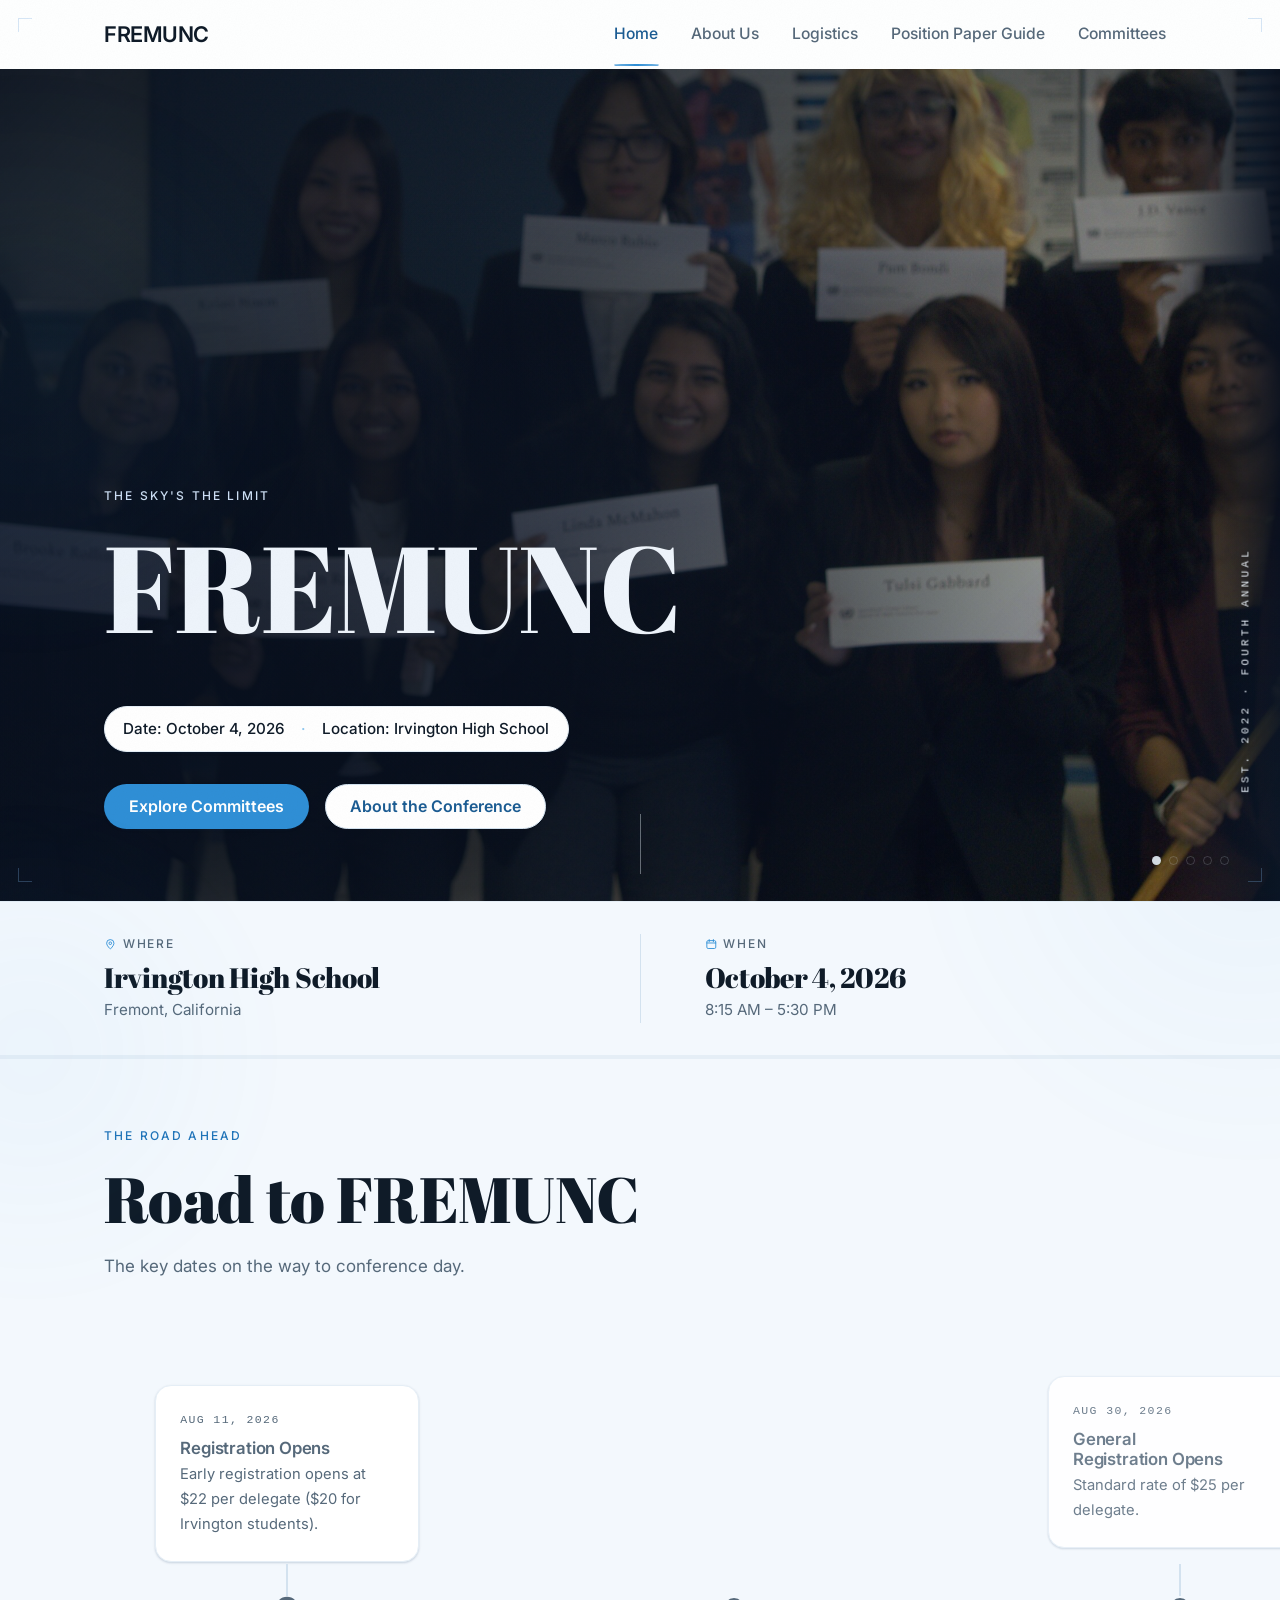
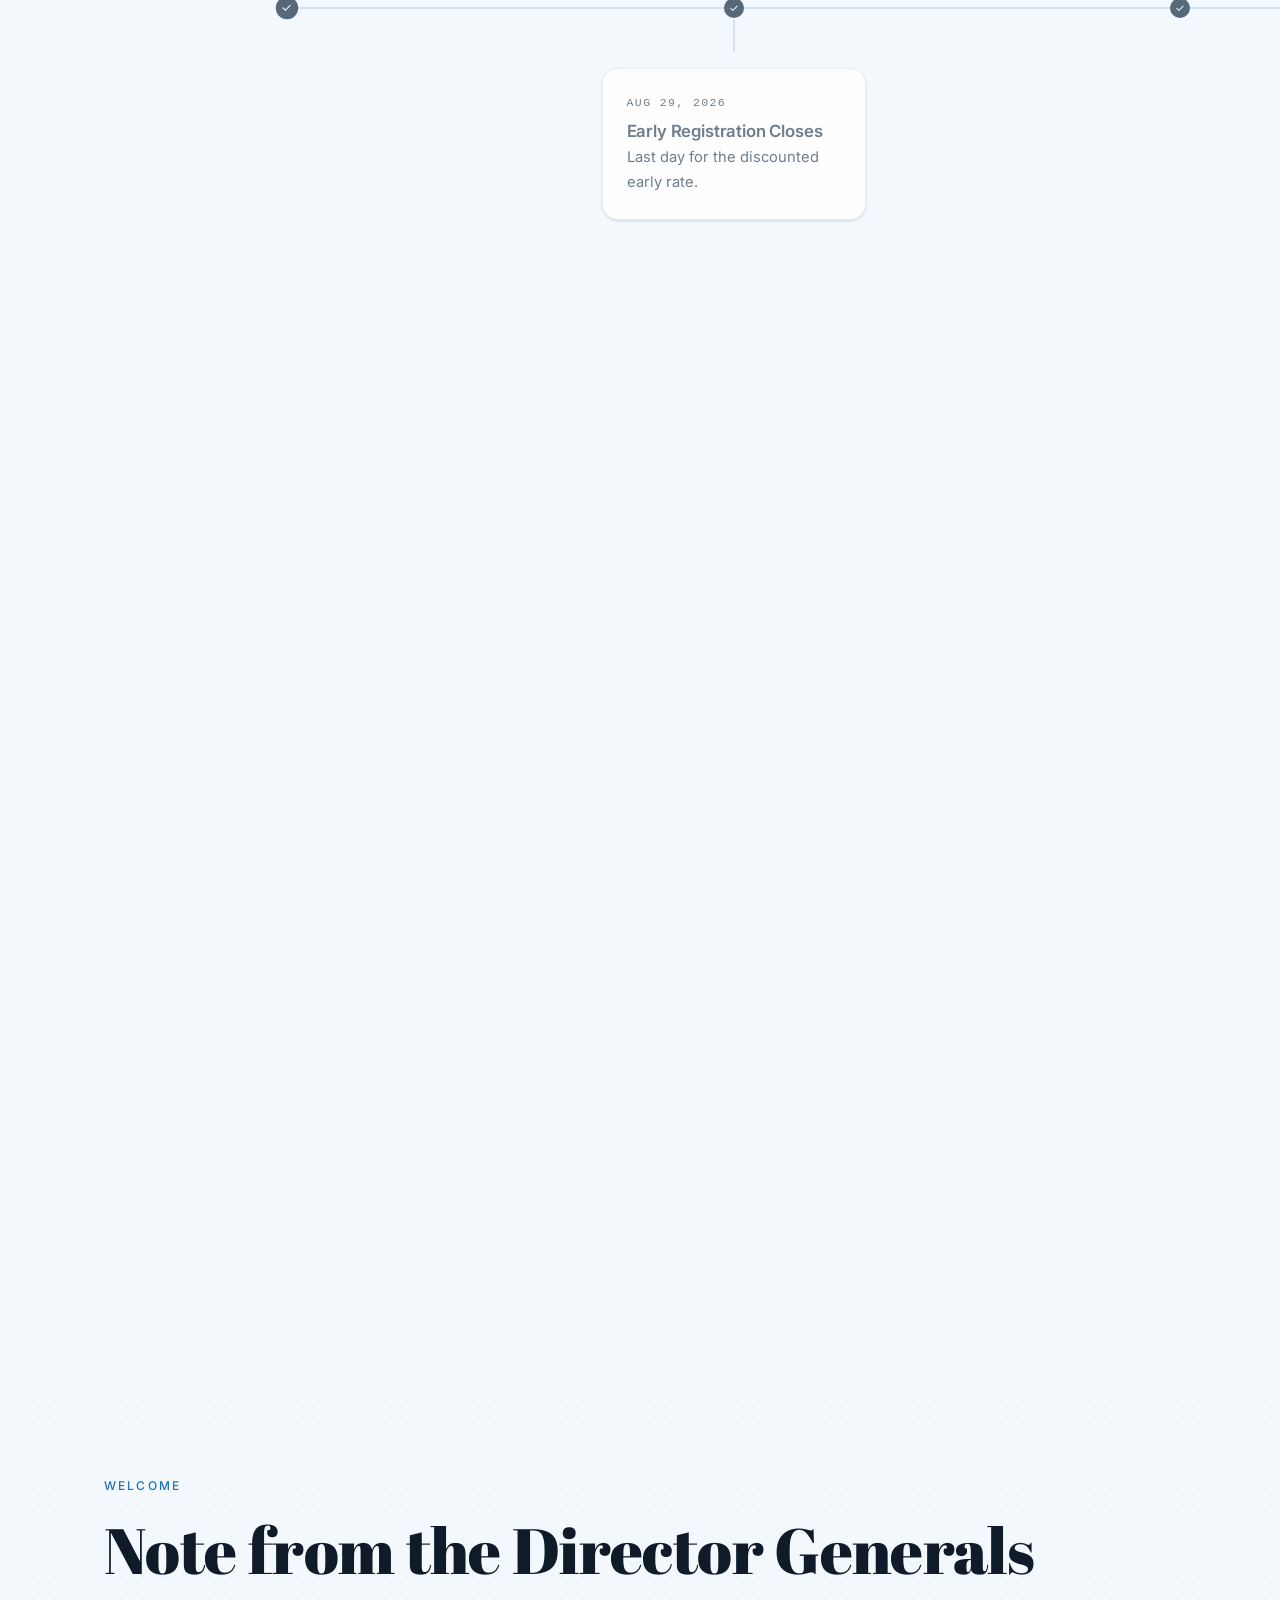
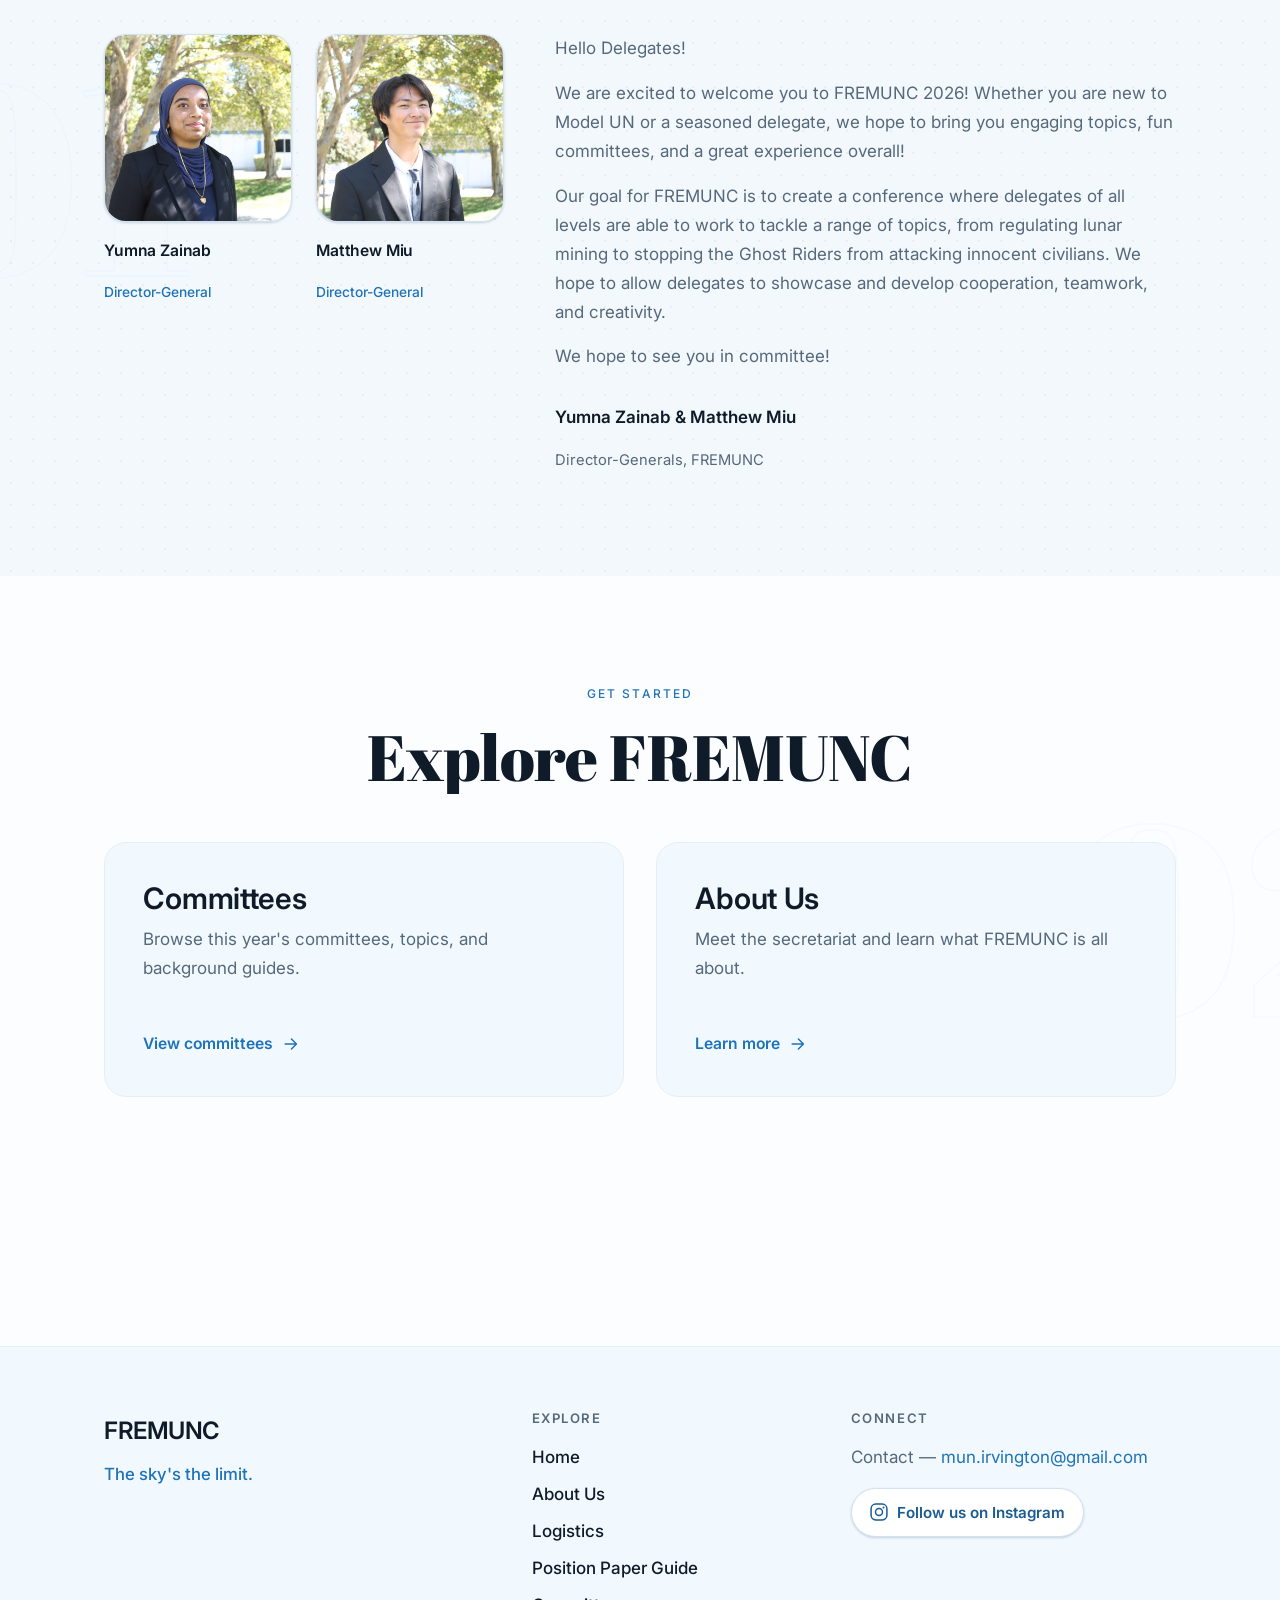
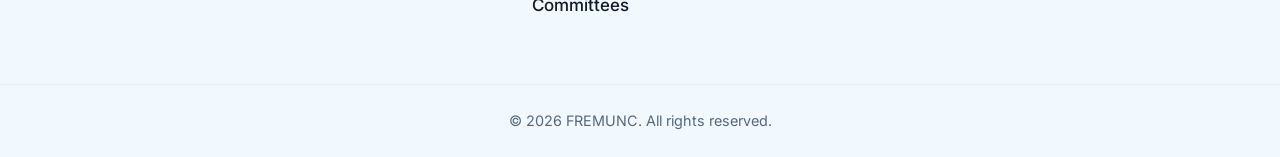
<file: index.html>
<!DOCTYPE html>
<html lang="en">
<head>
  <meta charset="UTF-8">
  <meta name="viewport" content="width=device-width, initial-scale=1.0">
  <title>FREMUNC — Home</title>
  <meta name="description" content="FREMUNC — the fourth annual Model United Nations conference. The sky's the limit.">

  <!-- Fonts: Abril Fatface (display) + Inter (body) -->
  <link rel="preconnect" href="https://fonts.googleapis.com">
  <link rel="preconnect" href="https://fonts.gstatic.com" crossorigin>
  <link href="https://fonts.googleapis.com/css2?family=Abril+Fatface&family=Inter:wght@400;500;600&display=swap" rel="stylesheet">

  <link rel="stylesheet" href="css/styles.css?v=59">

  <!-- Progressive-enhancement flag: set before paint so scroll-reveal
       elements start hidden without a flash. -->
  <script>document.documentElement.classList.add('has-js');</script>
  <script src="js/main.js?v=59" defer></script>
</head>
<body>

  <!-- ============================ HEADER ============================ -->
  <header class="site-header" id="siteHeader">
    <div class="container header-inner">
      <a class="brand" href="index.html" aria-label="FREMUNC — home">
        <!-- Swap this text lockup for your logo when ready:
             <img src="assets/logo.png" alt="FREMUNC" class="brand-logo"> -->
        <span class="brand-lockup">FREMUNC</span>
      </a>

      <nav class="nav-desktop" aria-label="Primary">
        <a href="index.html" class="active" aria-current="page">Home</a>
        <a href="about.html">About Us</a>
        <a href="logistics.html">Logistics</a>
        <a href="position-paper-guide.html">Position Paper Guide</a>
        <a href="committees.html">Committees</a>
      </nav>

      <button class="nav-toggle" id="navToggle" aria-label="Open menu"
              aria-expanded="false" aria-controls="mobileMenu">
        <span class="nav-toggle-bar"></span>
        <span class="nav-toggle-bar"></span>
        <span class="nav-toggle-bar"></span>
      </button>
    </div>
  </header>

  <!-- Full-screen mobile overlay menu -->
  <div class="mobile-menu" id="mobileMenu" aria-hidden="true">
    <nav class="mobile-nav" aria-label="Mobile">
      <a href="index.html" class="active" aria-current="page">Home</a>
      <a href="about.html">About Us</a>
      <a href="logistics.html">Logistics</a>
      <a href="position-paper-guide.html">Position Paper Guide</a>
      <a href="committees.html">Committees</a>
    </nav>
  </div>

  <!-- ============================= MAIN ============================= -->
  <main>

    <!-- ============================= HERO ============================= -->
    <section class="hero" id="hero">

      <!-- PHOTO SLIDESHOW — slides are built by initHeroSlideshow() in
           main.js from the HERO_SLIDESHOW config at the top of that file.
           To add/remove a photo, edit that one array and nothing else.
           If assets/photos/ is missing or every image fails to load, the
           hero falls back to a plain dusk-to-pale gradient (.hero--nophotos). -->
      <div class="hero-photos" data-hero-photos aria-hidden="true"></div>

      <!-- Legibility stack, in order, all beneath the copy:
           1. scrim  — dusk gradient, strong top-left -> clear bottom-right
           2. veil   — soft dark radial sitting behind the text block only
           The page grain overlay (body::after) stays above both. -->
      <div class="hero-scrim" aria-hidden="true"></div>
      <div class="hero-vignette" aria-hidden="true"></div>

      <!-- Content: lower-left, left-aligned -->
      <div class="hero-content">
        <div class="container">
          <p class="eyebrow hero-eyebrow">The sky's the limit</p>

          <!-- Each character is its own clip-slot so it can rise in on load. -->
          <!-- Chars are packed with no whitespace between them (whitespace
               between inline-blocks would add gaps); each word is nowrap so
               the title only ever breaks at the space, never mid-word. -->
          <h1 class="hero-title" aria-label="FREMUNC">
            <span class="hero-title-inner" aria-hidden="true"><span class="hero-word"><span class="char"><span class="ci" style="--i:0">F</span></span><span class="char"><span class="ci" style="--i:1">R</span></span><span class="char"><span class="ci" style="--i:2">E</span></span><span class="char"><span class="ci" style="--i:3">M</span></span><span class="char"><span class="ci" style="--i:4">U</span></span><span class="char"><span class="ci" style="--i:5">N</span></span><span class="char"><span class="ci" style="--i:6">C</span></span></span></span>
          </h1>

          <div class="hero-details">
            <!-- Date and venue confirmed. -->
            <p class="hero-meta">
              <span>Date: October 4, 2026</span>
              <span class="sep" aria-hidden="true">·</span>
              <span>Location: Irvington High School</span>
            </p>

            <div class="hero-actions">
              <a class="btn-primary" href="committees.html">Explore Committees</a>
              <a class="btn-secondary" href="about.html">About the Conference</a>
            </div>
          </div>
        </div>
      </div>

      <!-- Vertical monospace label, bottom-right -->
      <p class="hero-est" aria-hidden="true">EST. 2022 · FOURTH ANNUAL</p>

      <!-- Thin animated scroll indicator, bottom-center -->
      <a class="hero-scroll" href="#at-a-glance" aria-label="Scroll to content">
        <span class="hero-scroll-line"></span>
      </a>

      <!-- Slideshow dots, bottom-right. Built by initHeroSlideshow(); the
           container stays empty (and hidden) when there are no photos. -->
      <div class="hero-dots" data-hero-dots role="group" aria-label="Choose a hero photo"></div>
    </section>

    <!-- ===================== WHERE / WHEN INFO BAR ==================== -->
    <section class="infobar" id="at-a-glance" aria-label="Where and when">
      <div class="container infobar-inner">
        <div class="infobar-item">
          <p class="infobar-label">
            <svg viewBox="0 0 24 24" fill="none" aria-hidden="true">
              <path d="M12 21s7-6.3 7-11a7 7 0 1 0-14 0c0 4.7 7 11 7 11z"
                    stroke="currentColor" stroke-width="1.7" stroke-linejoin="round"/>
              <circle cx="12" cy="10" r="2.5" stroke="currentColor" stroke-width="1.7"/>
            </svg>
            Where
          </p>
          <p class="infobar-primary">Irvington High School</p>
          <p class="infobar-secondary">Fremont, California</p>
        </div>

        <div class="infobar-rule" aria-hidden="true"></div>

        <div class="infobar-item">
          <p class="infobar-label">
            <svg viewBox="0 0 24 24" fill="none" aria-hidden="true">
              <rect x="3.5" y="5" width="17" height="15" rx="2.5" stroke="currentColor" stroke-width="1.7"/>
              <path d="M3.5 9.5h17M8 3v4M16 3v4"
                    stroke="currentColor" stroke-width="1.7" stroke-linecap="round"/>
            </svg>
            When
          </p>
          <p class="infobar-primary">October 4, 2026</p>
          <p class="infobar-secondary">8:15 AM &ndash; 5:30 PM</p>
        </div>
      </div>
    </section>

    <!-- ==================== ROAD TO FREMUNC ==================== -->
    <!-- Milestones are rendered from TIMELINE_MILESTONES in js/main.js.
         Wide screens with motion allowed get the scroll-pinned horizontal
         timeline; otherwise a vertical IntersectionObserver timeline. -->
    <section class="timeline-section" id="road" aria-labelledby="road-heading">
      <div class="timeline-pin">
        <div class="timeline-progress" aria-hidden="true"><span class="timeline-progress-fill"></span></div>

        <div class="timeline-topbar">
          <div class="container">
            <div class="section-head">
              <p class="eyebrow">The road ahead</p>
              <h2 id="road-heading">Road to FREMUNC</h2>
              <p>The key dates on the way to conference day.</p>
            </div>
          </div>
        </div>

        <div class="timeline-viewport">
          <div class="timeline-track" id="timelineTrack">
            <div class="timeline-rail" aria-hidden="true"><span class="timeline-rail-fill"></span></div>
            <ol class="timeline-list" id="timelineList"></ol>
          </div>
        </div>
      </div>
    </section>

    <!-- ============== NOTE FROM THE DIRECTOR GENERALS ================= -->
    <section class="section section-alt" aria-labelledby="dg-note-heading">
      <div class="container">
        <div class="section-head">
          <p class="eyebrow">Welcome</p>
          <h2 id="dg-note-heading">Note from the Director Generals</h2>
        </div>

        <div class="letter">
          <!-- Joint note, so the media column carries both portraits. -->
          <div class="letter-media dg-media">
            <figure class="dg-portrait" data-portrait>
              <!-- Drop the file in as assets/yumna.jpg and it appears automatically.
                   Until then the placeholder below shows instead. -->
              <img class="portrait dg-photo" data-portrait-img
                   src="assets/yumna.jpg" alt="Yumna Zainab, Director-General"
                   width="1024" height="683" loading="eager" decoding="async"
                   style="object-position: 8% 45%;">
              <div class="portrait dg-placeholder" role="img" aria-label="Portrait of Yumna Zainab — photo coming soon">
                <svg viewBox="0 0 24 24" fill="none" aria-hidden="true">
                  <circle cx="12" cy="9" r="3.6" stroke="currentColor" stroke-width="1.4"/>
                  <path d="M4.5 19.5a7.5 7.5 0 0 1 15 0" stroke="currentColor"
                        stroke-width="1.4" stroke-linecap="round"/>
                </svg>
              </div>
              <figcaption class="portrait-caption">
                <p class="portrait-name">Yumna Zainab</p>
                <p class="portrait-role">Director-General</p>
              </figcaption>
            </figure>
            <figure class="dg-portrait" data-portrait>
              <!-- Drop the file in as assets/matthew.jpg and it appears automatically.
                   Until then the placeholder below shows instead. -->
              <img class="portrait dg-photo" data-portrait-img
                   src="assets/matthew.jpg" alt="Matthew Miu, Director-General"
                   width="1024" height="683" loading="eager" decoding="async"
                   style="object-position: 38% 42%;">
              <div class="portrait dg-placeholder" role="img" aria-label="Portrait of Matthew Miu — photo coming soon">
                <svg viewBox="0 0 24 24" fill="none" aria-hidden="true">
                  <circle cx="12" cy="9" r="3.6" stroke="currentColor" stroke-width="1.4"/>
                  <path d="M4.5 19.5a7.5 7.5 0 0 1 15 0" stroke="currentColor"
                        stroke-width="1.4" stroke-linecap="round"/>
                </svg>
              </div>
              <figcaption class="portrait-caption">
                <p class="portrait-name">Matthew Miu</p>
                <p class="portrait-role">Director-General</p>
              </figcaption>
            </figure>
          </div>

          <div class="letter-body">
            <p>Hello Delegates!</p>
            <p>
              We are excited to welcome you to FREMUNC 2026! Whether you are new to
              Model UN or a seasoned delegate, we hope to bring you engaging topics,
              fun committees, and a great experience overall!
            </p>
            <p>
              Our goal for FREMUNC is to create a conference where delegates of all
              levels are able to work to tackle a range of topics, from regulating
              lunar mining to stopping the Ghost Riders from attacking innocent
              civilians. We hope to allow delegates to showcase and develop
              cooperation, teamwork, and creativity.
            </p>
            <p>We hope to see you in committee!</p>

            <div class="letter-signature">
              <p class="sig-name">Yumna Zainab &amp; Matthew Miu</p>
              <p class="sig-role">Director-Generals, FREMUNC</p>
            </div>
          </div>
        </div>
      </div>
    </section>

    <!-- ======================= EXPLORE FREMUNC ===================== -->
    <!-- Kept on the white background so the pale-blue cards read as blue.
         Extra bottom padding lets it breathe into the footer. -->
    <section class="section explore-section" aria-labelledby="explore-heading">
      <div class="container">
        <div class="section-head center">
          <p class="eyebrow">Get started</p>
          <h2 id="explore-heading">Explore FREMUNC</h2>
        </div>

        <div class="grid-2">
          <a class="explore-card" href="committees.html">
            <div>
              <h3>Committees</h3>
              <p>Browse this year's committees, topics, and background guides.</p>
            </div>
            <span class="explore-arrow">
              View committees
              <svg viewBox="0 0 24 24" fill="none" aria-hidden="true">
                <path d="M5 12h13M12.5 6l6 6-6 6" stroke="currentColor" stroke-width="1.8"
                      stroke-linecap="round" stroke-linejoin="round"/>
              </svg>
            </span>
          </a>

          <a class="explore-card" href="about.html">
            <div>
              <h3>About Us</h3>
              <p>Meet the secretariat and learn what FREMUNC is all about.</p>
            </div>
            <span class="explore-arrow">
              Learn more
              <svg viewBox="0 0 24 24" fill="none" aria-hidden="true">
                <path d="M5 12h13M12.5 6l6 6-6 6" stroke="currentColor" stroke-width="1.8"
                      stroke-linecap="round" stroke-linejoin="round"/>
              </svg>
            </span>
          </a>
        </div>
      </div>
    </section>

  </main>

  <!-- ============================ FOOTER ============================ -->
  <footer class="site-footer">
    <div class="container footer-grid">
      <div class="footer-col">
        <p class="footer-brand-name">FREMUNC</p>
        <p class="footer-tagline">The sky's the limit.</p>
      </div>

      <div class="footer-col">
        <h4>Explore</h4>
        <ul class="footer-links">
          <li><a href="index.html">Home</a></li>
          <li><a href="about.html">About Us</a></li>
          <li><a href="logistics.html">Logistics</a></li>
          <li><a href="position-paper-guide.html">Position Paper Guide</a></li>
          <li><a href="committees.html">Committees</a></li>
        </ul>
      </div>

      <div class="footer-col">
        <h4>Connect</h4>
        <p class="footer-contact">Contact — <a href="mailto:mun.irvington@gmail.com">mun.irvington@gmail.com</a></p>
        <!-- Paste the real Instagram URL/handle into href below
             (e.g. https://instagram.com/fremunc). -->
        <a class="btn-instagram" href="https://www.instagram.com/irvingtonmun/" target="_blank" rel="noopener noreferrer" aria-label="Follow FREMUNC on Instagram">
          <svg viewBox="0 0 24 24" fill="none" aria-hidden="true">
            <rect x="2.5" y="2.5" width="19" height="19" rx="5.5"
                  stroke="currentColor" stroke-width="1.8"/>
            <circle cx="12" cy="12" r="4.2" stroke="currentColor" stroke-width="1.8"/>
            <circle cx="17.4" cy="6.6" r="1.2" fill="currentColor"/>
          </svg>
          Follow us on Instagram
        </a>
      </div>
    </div>

    <div class="footer-bottom">
      <div class="container">
        <p>&copy; 2026 FREMUNC. All rights reserved.</p>
      </div>
    </div>
  </footer>

</body>
</html>
</file>
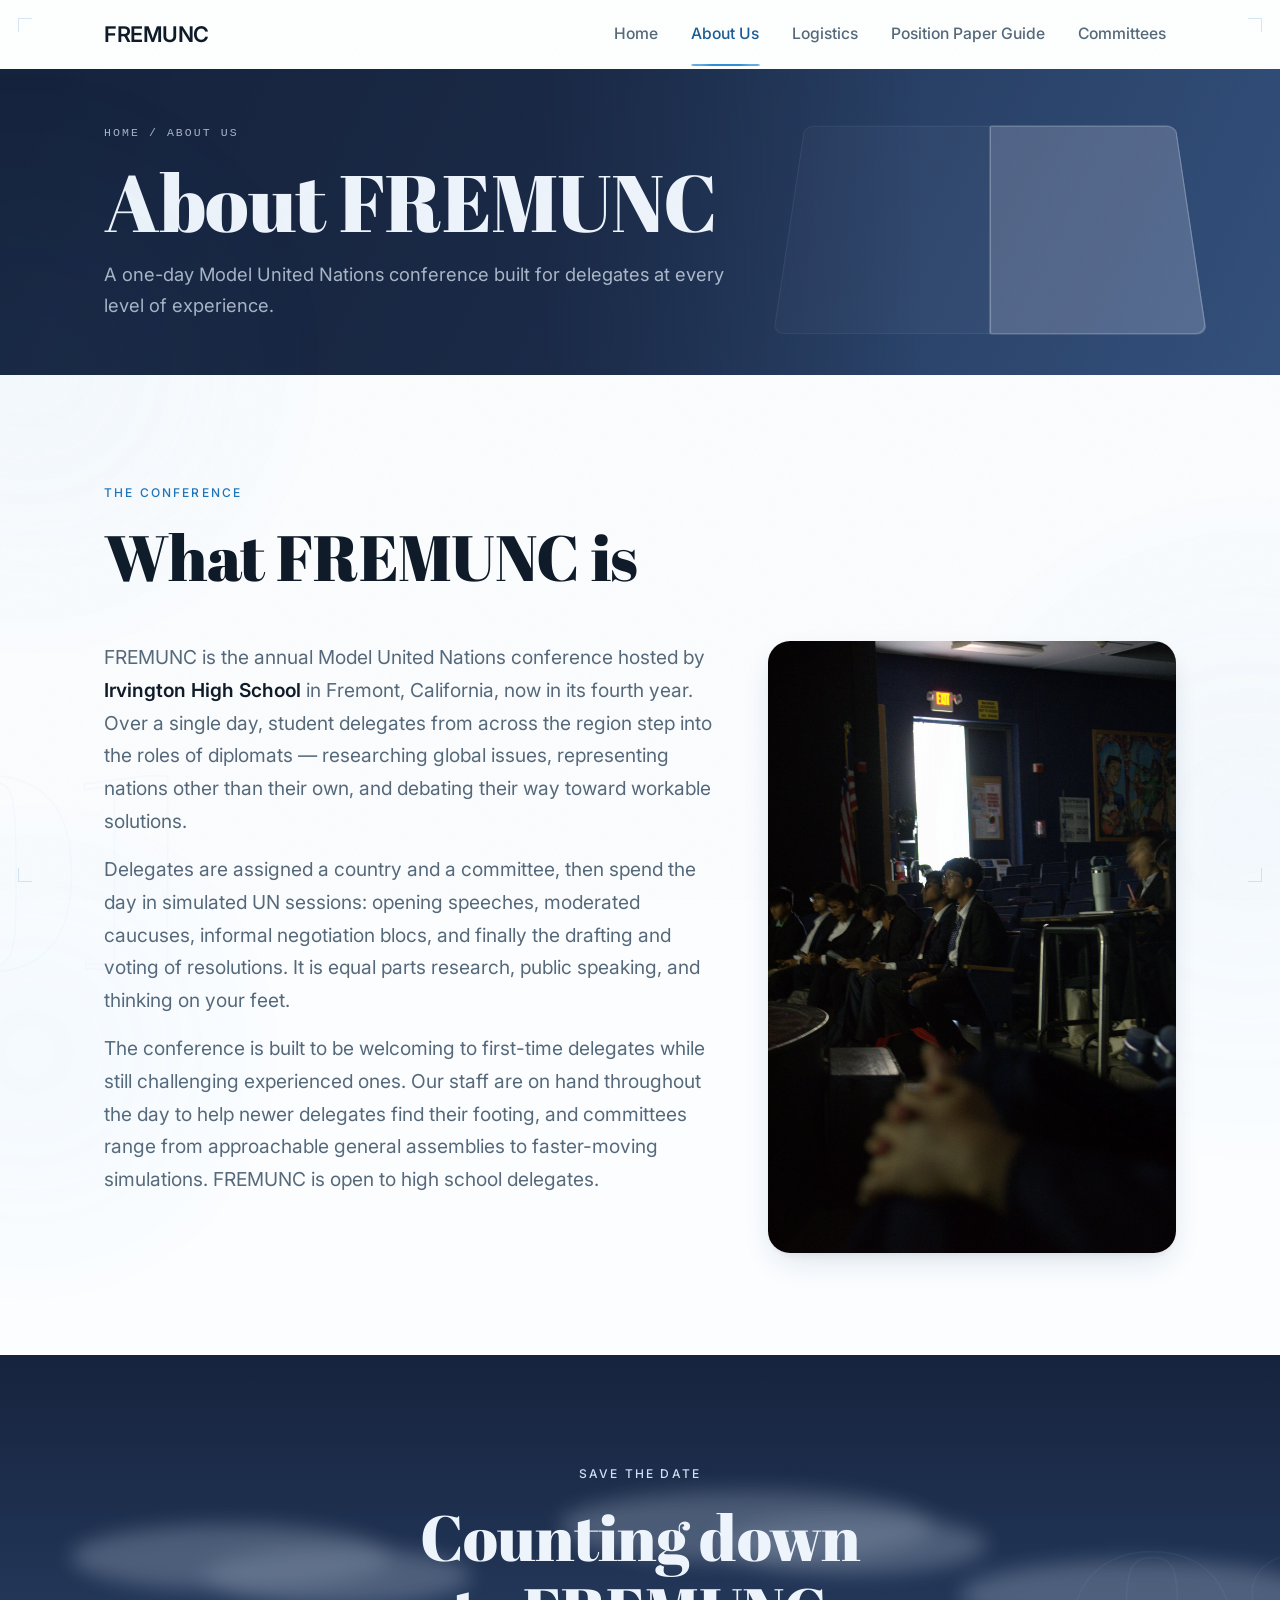
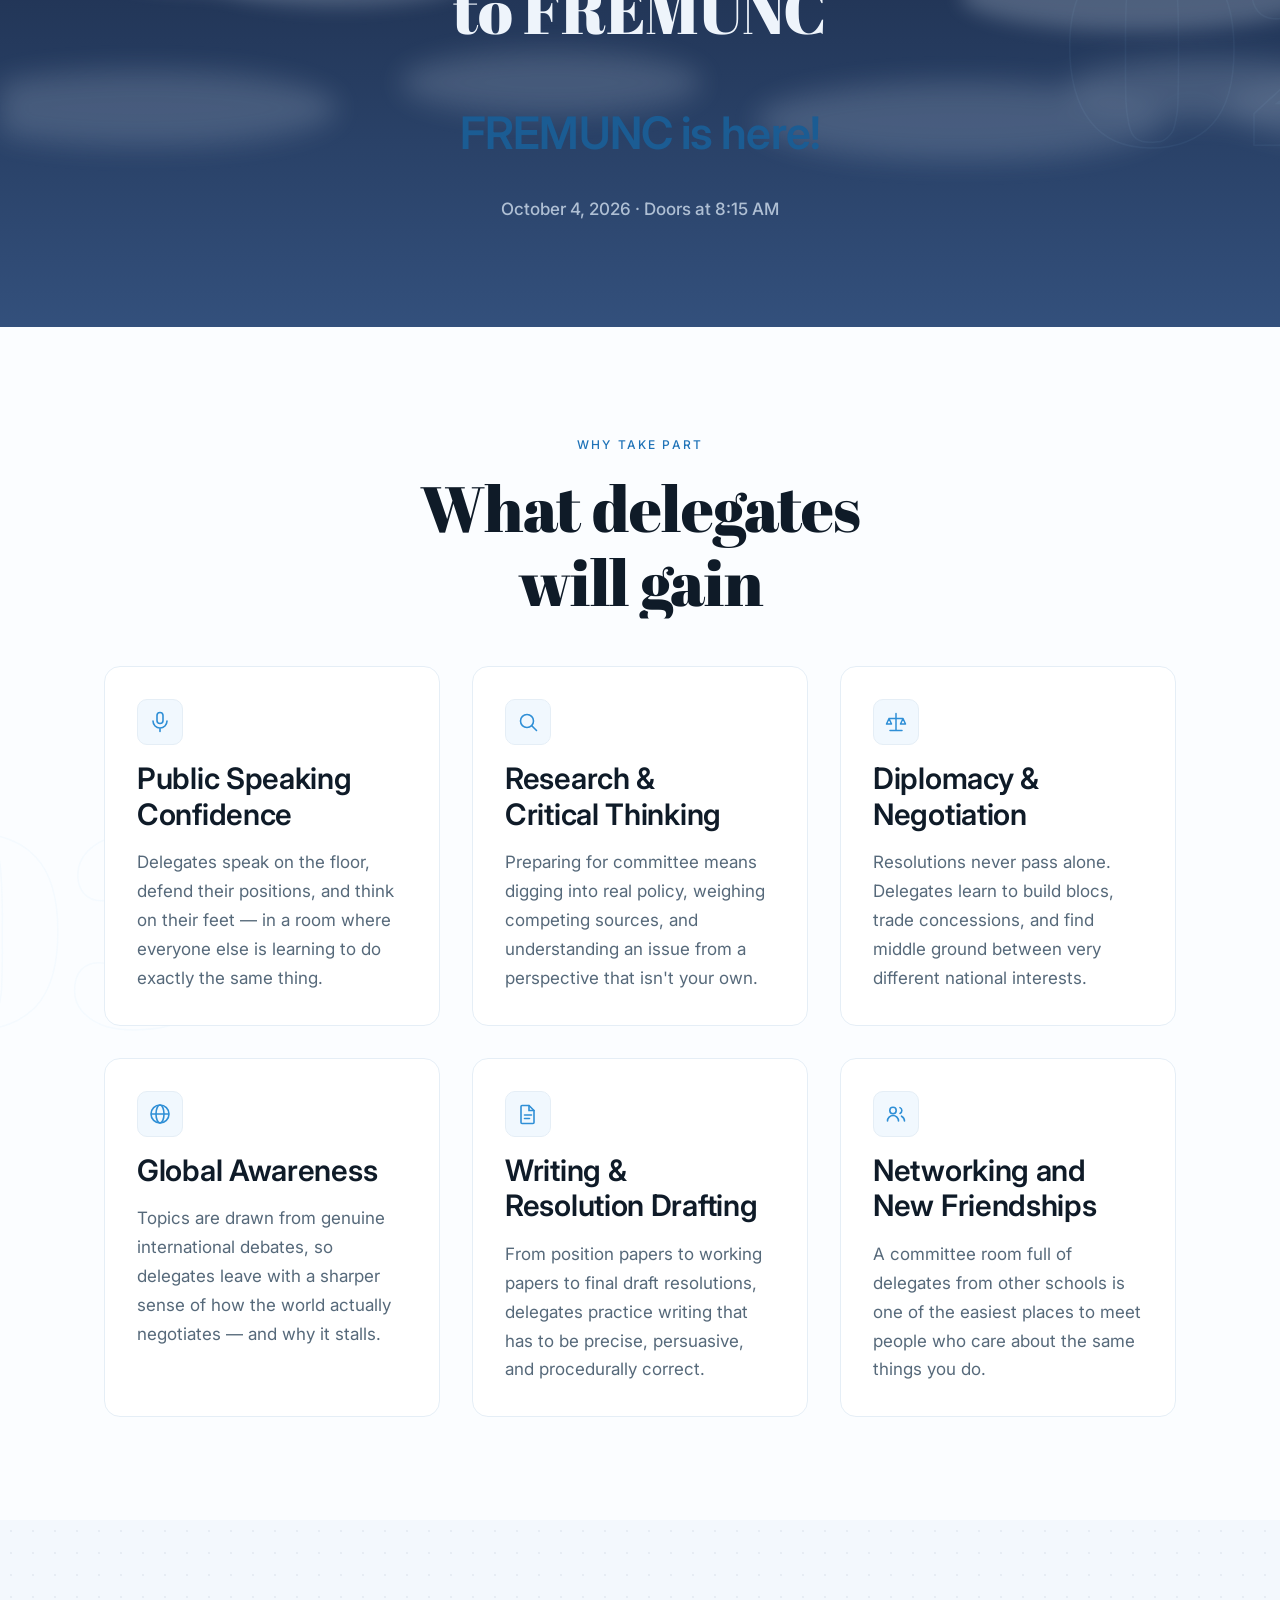
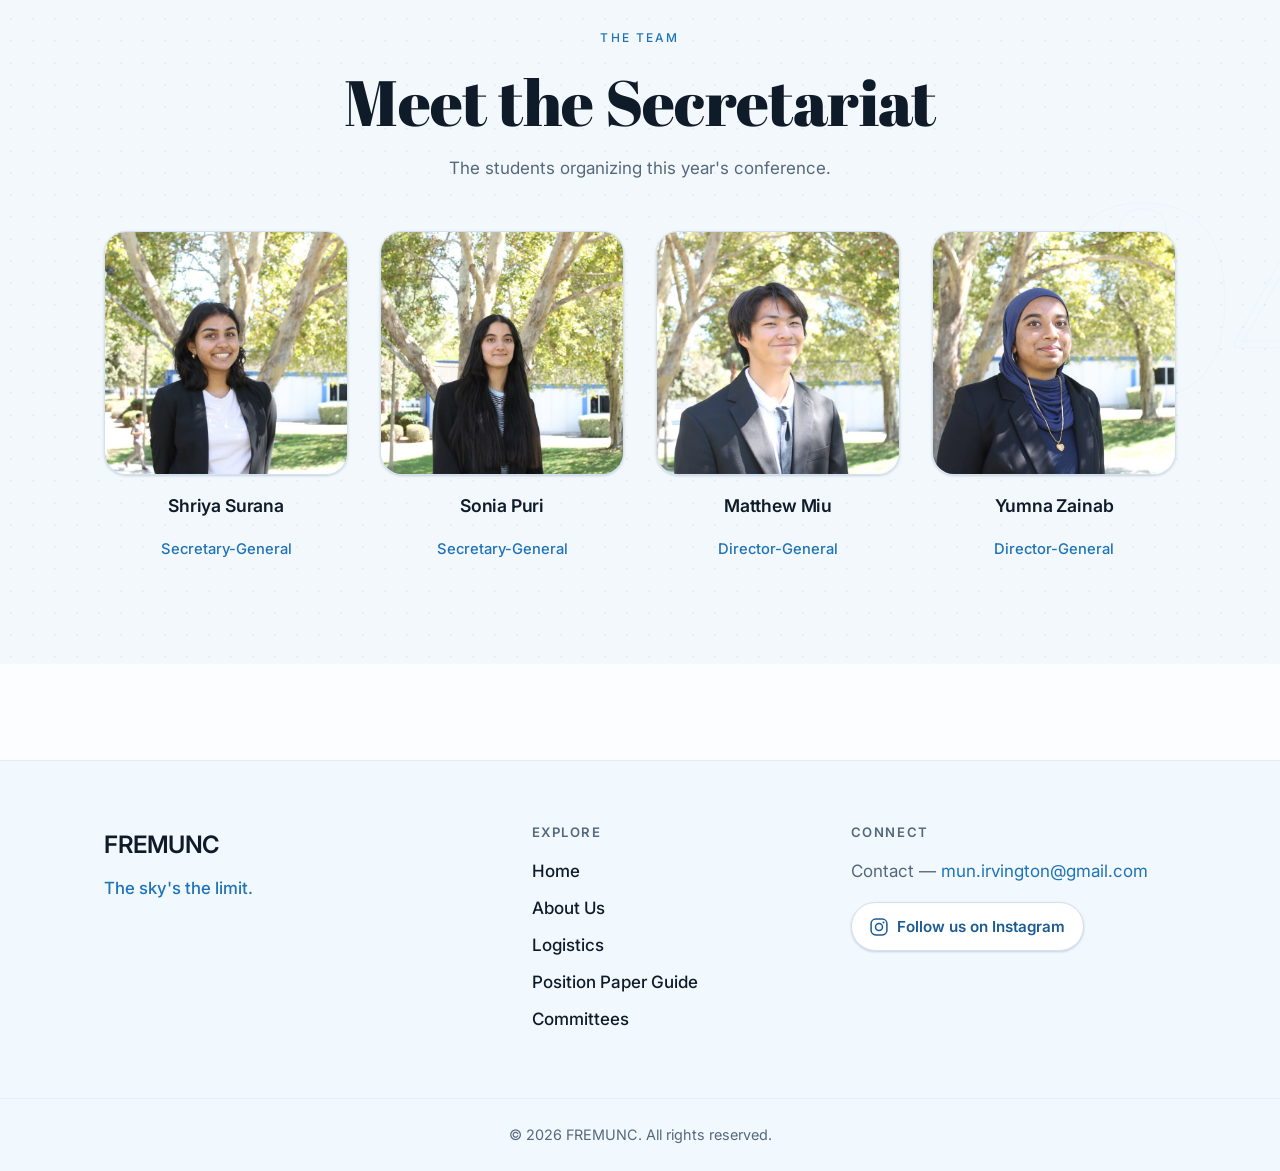
<file: about.html>
<!DOCTYPE html>
<html lang="en">
<head>
  <meta charset="UTF-8">
  <meta name="viewport" content="width=device-width, initial-scale=1.0">
  <title>FREMUNC — About Us</title>
  <meta name="description" content="About FREMUNC — the fourth annual Model United Nations conference. The sky's the limit.">

  <!-- Fonts: Abril Fatface (display) + Inter (body) -->
  <link rel="preconnect" href="https://fonts.googleapis.com">
  <link rel="preconnect" href="https://fonts.gstatic.com" crossorigin>
  <link href="https://fonts.googleapis.com/css2?family=Abril+Fatface&family=Inter:wght@400;500;600&display=swap" rel="stylesheet">

  <link rel="stylesheet" href="css/styles.css?v=59">

  <!-- Progressive-enhancement flag: set before paint so scroll-reveal
       elements start hidden without a flash. -->
  <script>document.documentElement.classList.add('has-js');</script>
  <script src="js/main.js?v=59" defer></script>
</head>
<body>

  <!-- ============================ HEADER ============================ -->
  <header class="site-header" id="siteHeader">
    <div class="container header-inner">
      <a class="brand" href="index.html" aria-label="FREMUNC — home">
        <!-- Swap this text lockup for your logo when ready:
             <img src="assets/logo.png" alt="FREMUNC" class="brand-logo"> -->
        <span class="brand-lockup">FREMUNC</span>
      </a>

      <nav class="nav-desktop" aria-label="Primary">
        <a href="index.html">Home</a>
        <a href="about.html" class="active" aria-current="page">About Us</a>
        <a href="logistics.html">Logistics</a>
        <a href="position-paper-guide.html">Position Paper Guide</a>
        <a href="committees.html">Committees</a>
      </nav>

      <button class="nav-toggle" id="navToggle" aria-label="Open menu"
              aria-expanded="false" aria-controls="mobileMenu">
        <span class="nav-toggle-bar"></span>
        <span class="nav-toggle-bar"></span>
        <span class="nav-toggle-bar"></span>
      </button>
    </div>
  </header>

  <!-- Full-screen mobile overlay menu -->
  <div class="mobile-menu" id="mobileMenu" aria-hidden="true">
    <nav class="mobile-nav" aria-label="Mobile">
      <a href="index.html">Home</a>
      <a href="about.html" class="active" aria-current="page">About Us</a>
      <a href="logistics.html">Logistics</a>
      <a href="position-paper-guide.html">Position Paper Guide</a>
      <a href="committees.html">Committees</a>
    </nav>
  </div>

  <!-- ============================= MAIN ============================= -->
  <main>

    <!-- ===================== ANIMATED BANNER (radar) ================= -->
    <header class="page-banner page-banner--about">
      <div class="page-banner-anim" aria-hidden="true">
        <!-- FLIPPING PAGES: an open book seen from above. Leaves lift from the
             right, rotate across the spine in 3D and settle on the left stack —
             one every 1.8s on a continuous 9s loop. Each leaf catches a light
             sheen that peaks as it passes perpendicular to the viewer. -->
        <div class="book">
          <div class="book-inner">
            <span class="book-side book-side--left"></span>
            <span class="book-side book-side--right"></span>
            <span class="book-leaf" style="--d:0.0s"></span>
            <span class="book-leaf" style="--d:1.8s"></span>
            <span class="book-leaf" style="--d:3.6s"></span>
            <span class="book-leaf" style="--d:5.4s"></span>
            <span class="book-leaf" style="--d:7.2s"></span>
            <span class="book-spine"></span>
          </div>
        </div>
      </div>
      <div class="container page-banner-inner">
        <p class="page-banner-crumb">Home / About Us</p>
        <h1 class="page-banner-title">About FREMUNC</h1>
        <p class="page-banner-subhead">A one-day Model United Nations conference built for delegates at every level of experience.</p>
      </div>
    </header>

    <!-- ===================== ABOUT THE CONFERENCE ===================== -->
    <section class="section" aria-labelledby="about-heading">
      <div class="container">
        <div class="section-head">
          <p class="eyebrow">The conference</p>
          <h2 id="about-heading">What FREMUNC is</h2>
        </div>

        <!-- Text + tall portrait photo side by side (stacks on mobile).
             The frame hides itself if the image is missing. -->
        <div class="about-split">
        <div class="lead">
          <p>
            FREMUNC is the annual Model United Nations conference hosted by
            <strong>Irvington High School</strong> in Fremont, California, now in its
            fourth year. Over a single day, student delegates from across the region step
            into the roles of diplomats — researching global issues, representing nations
            other than their own, and debating their way toward workable solutions.
          </p>
          <p>
            Delegates are assigned a country and a committee, then spend the day in
            simulated UN sessions: opening speeches, moderated caucuses, informal
            negotiation blocs, and finally the drafting and voting of resolutions. It is
            equal parts research, public speaking, and thinking on your feet.
          </p>
          <p>
            The conference is built to be welcoming to first-time delegates while still
            challenging experienced ones. Our staff are on hand throughout the day to help
            newer delegates find their footing, and committees range from approachable
            general assemblies to faster-moving simulations. FREMUNC is open to high
            school delegates.
          </p>
        </div>

          <figure class="about-figure">
            <img class="about-portrait" data-about-portrait
                 src="assets/photos/hero-06.jpg" width="1603" height="2400"
                 loading="lazy" decoding="async"
                 alt="A delegate speaking during a committee session at FREMUNC 2025">
          </figure>
        </div>
      </div>
    </section>

    <!-- ========================== COUNTDOWN =========================== -->
    <section class="section countdown-section" aria-labelledby="countdown-heading">

      <!-- Drifting clouds (same visual + animation as the hero) -->
      <div class="countdown-clouds" aria-hidden="true">
        <div class="hero-clouds hero-clouds--a">
          <svg class="cloud-svg" viewBox="0 0 2880 900" preserveAspectRatio="none" focusable="false">
            <g class="cloud-shapes">
              <ellipse cx="260" cy="300" rx="180" ry="52"/>
              <ellipse cx="380" cy="330" rx="150" ry="46"/>
              <ellipse cx="840" cy="250" rx="210" ry="58"/>
              <ellipse cx="960" cy="280" rx="150" ry="46"/>
              <ellipse cx="1280" cy="360" rx="200" ry="56"/>
            </g>
            <g class="cloud-shapes" transform="translate(1440 0)">
              <ellipse cx="260" cy="300" rx="180" ry="52"/>
              <ellipse cx="380" cy="330" rx="150" ry="46"/>
              <ellipse cx="840" cy="250" rx="210" ry="58"/>
              <ellipse cx="960" cy="280" rx="150" ry="46"/>
              <ellipse cx="1280" cy="360" rx="200" ry="56"/>
            </g>
          </svg>
        </div>
        <div class="hero-clouds hero-clouds--b">
          <svg class="cloud-svg" viewBox="0 0 2880 900" preserveAspectRatio="none" focusable="false">
            <g class="cloud-shapes">
              <ellipse cx="160" cy="430" rx="220" ry="60"/>
              <ellipse cx="620" cy="390" rx="170" ry="50"/>
              <ellipse cx="1080" cy="450" rx="230" ry="62"/>
              <ellipse cx="1360" cy="400" rx="160" ry="48"/>
            </g>
            <g class="cloud-shapes" transform="translate(1440 0)">
              <ellipse cx="160" cy="430" rx="220" ry="60"/>
              <ellipse cx="620" cy="390" rx="170" ry="50"/>
              <ellipse cx="1080" cy="450" rx="230" ry="62"/>
              <ellipse cx="1360" cy="400" rx="160" ry="48"/>
            </g>
          </svg>
        </div>
      </div>

      <div class="container">
        <div class="section-head center">
          <p class="eyebrow">Save the date</p>
          <h2 id="countdown-heading">Counting down to FREMUNC</h2>
        </div>

        <!-- The target date lives in js/main.js as CONFERENCE_DATE — update it there. -->
        <div class="countdown-card" id="countdown">
          <div class="countdown-grid">
            <div class="countdown-unit">
              <p class="countdown-value" data-unit="days">--</p>
              <p class="countdown-label">Days</p>
            </div>
            <div class="countdown-unit">
              <p class="countdown-value" data-unit="hours">--</p>
              <p class="countdown-label">Hours</p>
            </div>
            <div class="countdown-unit">
              <p class="countdown-value" data-unit="minutes">--</p>
              <p class="countdown-label">Minutes</p>
            </div>
            <div class="countdown-unit">
              <p class="countdown-value" data-unit="seconds">--</p>
              <p class="countdown-label">Seconds</p>
            </div>
          </div>

          <!-- Shown by main.js in place of the digits once the date has passed. -->
          <p class="countdown-done" hidden>FREMUNC is here!</p>

          <!-- Date confirmed; TBD: add the start time once set. -->
          <p class="countdown-note">October 4, 2026 · Doors at 8:15 AM</p>
        </div>
      </div>
    </section>

    <!-- ==================== WHAT DELEGATES GAIN ======================= -->
    <section class="section" aria-labelledby="gain-heading">
      <div class="container">
        <div class="section-head center">
          <p class="eyebrow">Why take part</p>
          <h2 id="gain-heading">What delegates will gain</h2>
        </div>

        <div class="grid-3">
          <article class="card">
            <div class="card-icon">
              <svg viewBox="0 0 24 24" fill="none" aria-hidden="true">
                <rect x="9" y="2.5" width="6" height="11" rx="3" stroke="currentColor" stroke-width="1.6"/>
                <path d="M5 11a7 7 0 0 0 14 0M12 18v3.5" stroke="currentColor"
                      stroke-width="1.6" stroke-linecap="round"/>
              </svg>
            </div>
            <h3>Public Speaking Confidence</h3>
            <p>
              Delegates speak on the floor, defend their positions, and think on their feet —
              in a room where everyone else is learning to do exactly the same thing.
            </p>
          </article>

          <article class="card">
            <div class="card-icon">
              <svg viewBox="0 0 24 24" fill="none" aria-hidden="true">
                <circle cx="11" cy="11" r="6.5" stroke="currentColor" stroke-width="1.6"/>
                <path d="M15.8 15.8l4.7 4.7" stroke="currentColor"
                      stroke-width="1.6" stroke-linecap="round"/>
              </svg>
            </div>
            <h3>Research &amp; Critical Thinking</h3>
            <p>
              Preparing for committee means digging into real policy, weighing competing
              sources, and understanding an issue from a perspective that isn't your own.
            </p>
          </article>

          <article class="card">
            <div class="card-icon">
              <svg viewBox="0 0 24 24" fill="none" aria-hidden="true">
                <path d="M12 3.5v17M6 20.5h12M5 8.5h14M5 8.5L2.5 14h5zM19 8.5L16.5 14h5z"
                      stroke="currentColor" stroke-width="1.5"
                      stroke-linecap="round" stroke-linejoin="round"/>
              </svg>
            </div>
            <h3>Diplomacy &amp; Negotiation</h3>
            <p>
              Resolutions never pass alone. Delegates learn to build blocs, trade concessions,
              and find middle ground between very different national interests.
            </p>
          </article>

          <article class="card">
            <div class="card-icon">
              <svg viewBox="0 0 24 24" fill="none" aria-hidden="true">
                <circle cx="12" cy="12" r="9" stroke="currentColor" stroke-width="1.6"/>
                <ellipse cx="12" cy="12" rx="4" ry="9" stroke="currentColor" stroke-width="1.6"/>
                <path d="M3 12h18" stroke="currentColor" stroke-width="1.6"/>
              </svg>
            </div>
            <h3>Global Awareness</h3>
            <p>
              Topics are drawn from genuine international debates, so delegates leave with a
              sharper sense of how the world actually negotiates — and why it stalls.
            </p>
          </article>

          <article class="card">
            <div class="card-icon">
              <svg viewBox="0 0 24 24" fill="none" aria-hidden="true">
                <path d="M6 3.5h7l5 5v12a1 1 0 0 1-1 1H6a1 1 0 0 1-1-1v-16a1 1 0 0 1 1-1z"
                      stroke="currentColor" stroke-width="1.6" stroke-linejoin="round"/>
                <path d="M13 3.5v5h5M8.5 13h7M8.5 16.5h5" stroke="currentColor"
                      stroke-width="1.6" stroke-linecap="round"/>
              </svg>
            </div>
            <h3>Writing &amp; Resolution Drafting</h3>
            <p>
              From position papers to working papers to final draft resolutions, delegates
              practice writing that has to be precise, persuasive, and procedurally correct.
            </p>
          </article>

          <article class="card">
            <div class="card-icon">
              <svg viewBox="0 0 24 24" fill="none" aria-hidden="true">
                <circle cx="9" cy="8.5" r="3.2" stroke="currentColor" stroke-width="1.6"/>
                <path d="M3.5 19a5.5 5.5 0 0 1 11 0" stroke="currentColor"
                      stroke-width="1.6" stroke-linecap="round"/>
                <path d="M16 5.6a3.2 3.2 0 0 1 0 5.8M17.5 14.2a5.5 5.5 0 0 1 3 4.8"
                      stroke="currentColor" stroke-width="1.6" stroke-linecap="round"/>
              </svg>
            </div>
            <h3>Networking and New Friendships</h3>
            <p>
              A committee room full of delegates from other schools is one of the easiest
              places to meet people who care about the same things you do.
            </p>
          </article>
        </div>
      </div>
    </section>

    <!-- ====================== MEET THE SECRETARIAT ==================== -->
    <section class="section section-alt" aria-labelledby="secretariat-heading">
      <div class="container">
        <div class="section-head center">
          <p class="eyebrow">The team</p>
          <h2 id="secretariat-heading">Meet the Secretariat</h2>
          <p>The students organizing this year's conference.</p>
        </div>

        <!-- TO ADD A MEMBER: copy one entire <article class="card member-card"> …
             </article> block below and paste it as a sibling inside this grid.
             Four across on desktop, two on tablet, one on mobile. To remove a
             member, delete their whole <article> block. -->
        <div class="grid-4 secretariat-grid">
          <article class="card member-card" data-portrait>
            <img class="member-photo member-photo-img" data-portrait-img
                 src="assets/shriya.jpg" alt="Shriya Surana, Secretary-General"
                 width="1024" height="682" loading="eager" decoding="async"
                 style="object-position: 46% 40%;">
            <!-- Fallback if the file is ever missing — never a broken image. -->
            <div class="member-photo member-photo-ph" role="img" aria-label="Portrait of Shriya Surana — photo coming soon">
              <svg viewBox="0 0 24 24" fill="none" aria-hidden="true">
                <circle cx="12" cy="9" r="3.6" stroke="currentColor" stroke-width="1.4"/>
                <path d="M4.5 19.5a7.5 7.5 0 0 1 15 0" stroke="currentColor"
                      stroke-width="1.4" stroke-linecap="round"/>
              </svg>
            </div>
            <div>
              <p class="member-name">Shriya Surana</p>
              <p class="member-role">Secretary-General</p>
            </div>
          </article>
          <article class="card member-card" data-portrait>
            <img class="member-photo member-photo-img" data-portrait-img
                 src="assets/sonia.jpg" alt="Sonia Puri, Secretary-General"
                 width="1024" height="682" loading="eager" decoding="async"
                 style="object-position: 48% 42%;">
            <!-- Fallback if the file is ever missing — never a broken image. -->
            <div class="member-photo member-photo-ph" role="img" aria-label="Portrait of Sonia Puri — photo coming soon">
              <svg viewBox="0 0 24 24" fill="none" aria-hidden="true">
                <circle cx="12" cy="9" r="3.6" stroke="currentColor" stroke-width="1.4"/>
                <path d="M4.5 19.5a7.5 7.5 0 0 1 15 0" stroke="currentColor"
                      stroke-width="1.4" stroke-linecap="round"/>
              </svg>
            </div>
            <div>
              <p class="member-name">Sonia Puri</p>
              <p class="member-role">Secretary-General</p>
            </div>
          </article>
          <article class="card member-card" data-portrait>
            <img class="member-photo member-photo-img" data-portrait-img
                 src="assets/matthew.jpg" alt="Matthew Miu, Director-General"
                 width="1024" height="683" loading="eager" decoding="async"
                 style="object-position: 38% 42%;">
            <!-- Fallback if the file is ever missing — never a broken image. -->
            <div class="member-photo member-photo-ph" role="img" aria-label="Portrait of Matthew Miu — photo coming soon">
              <svg viewBox="0 0 24 24" fill="none" aria-hidden="true">
                <circle cx="12" cy="9" r="3.6" stroke="currentColor" stroke-width="1.4"/>
                <path d="M4.5 19.5a7.5 7.5 0 0 1 15 0" stroke="currentColor"
                      stroke-width="1.4" stroke-linecap="round"/>
              </svg>
            </div>
            <div>
              <p class="member-name">Matthew Miu</p>
              <p class="member-role">Director-General</p>
            </div>
          </article>
          <article class="card member-card" data-portrait>
            <img class="member-photo member-photo-img" data-portrait-img
                 src="assets/yumna.jpg" alt="Yumna Zainab, Director-General"
                 width="1024" height="683" loading="eager" decoding="async"
                 style="object-position: 8% 45%;">
            <!-- Fallback if the file is ever missing — never a broken image. -->
            <div class="member-photo member-photo-ph" role="img" aria-label="Portrait of Yumna Zainab — photo coming soon">
              <svg viewBox="0 0 24 24" fill="none" aria-hidden="true">
                <circle cx="12" cy="9" r="3.6" stroke="currentColor" stroke-width="1.4"/>
                <path d="M4.5 19.5a7.5 7.5 0 0 1 15 0" stroke="currentColor"
                      stroke-width="1.4" stroke-linecap="round"/>
              </svg>
            </div>
            <div>
              <p class="member-name">Yumna Zainab</p>
              <p class="member-role">Director-General</p>
            </div>
          </article>
        </div>
      </div>
    </section>

  </main>

  <!-- ============================ FOOTER ============================ -->
  <footer class="site-footer">
    <div class="container footer-grid">
      <div class="footer-col">
        <p class="footer-brand-name">FREMUNC</p>
        <p class="footer-tagline">The sky's the limit.</p>
      </div>

      <div class="footer-col">
        <h4>Explore</h4>
        <ul class="footer-links">
          <li><a href="index.html">Home</a></li>
          <li><a href="about.html">About Us</a></li>
          <li><a href="logistics.html">Logistics</a></li>
          <li><a href="position-paper-guide.html">Position Paper Guide</a></li>
          <li><a href="committees.html">Committees</a></li>
        </ul>
      </div>

      <div class="footer-col">
        <h4>Connect</h4>
        <p class="footer-contact">Contact — <a href="mailto:mun.irvington@gmail.com">mun.irvington@gmail.com</a></p>
        <!-- Paste the real Instagram URL/handle into href below
             (e.g. https://instagram.com/fremunc). -->
        <a class="btn-instagram" href="https://www.instagram.com/irvingtonmun/" target="_blank" rel="noopener noreferrer" aria-label="Follow FREMUNC on Instagram">
          <svg viewBox="0 0 24 24" fill="none" aria-hidden="true">
            <rect x="2.5" y="2.5" width="19" height="19" rx="5.5"
                  stroke="currentColor" stroke-width="1.8"/>
            <circle cx="12" cy="12" r="4.2" stroke="currentColor" stroke-width="1.8"/>
            <circle cx="17.4" cy="6.6" r="1.2" fill="currentColor"/>
          </svg>
          Follow us on Instagram
        </a>
      </div>
    </div>

    <div class="footer-bottom">
      <div class="container">
        <p>&copy; 2026 FREMUNC. All rights reserved.</p>
      </div>
    </div>
  </footer>

</body>
</html>
</file>
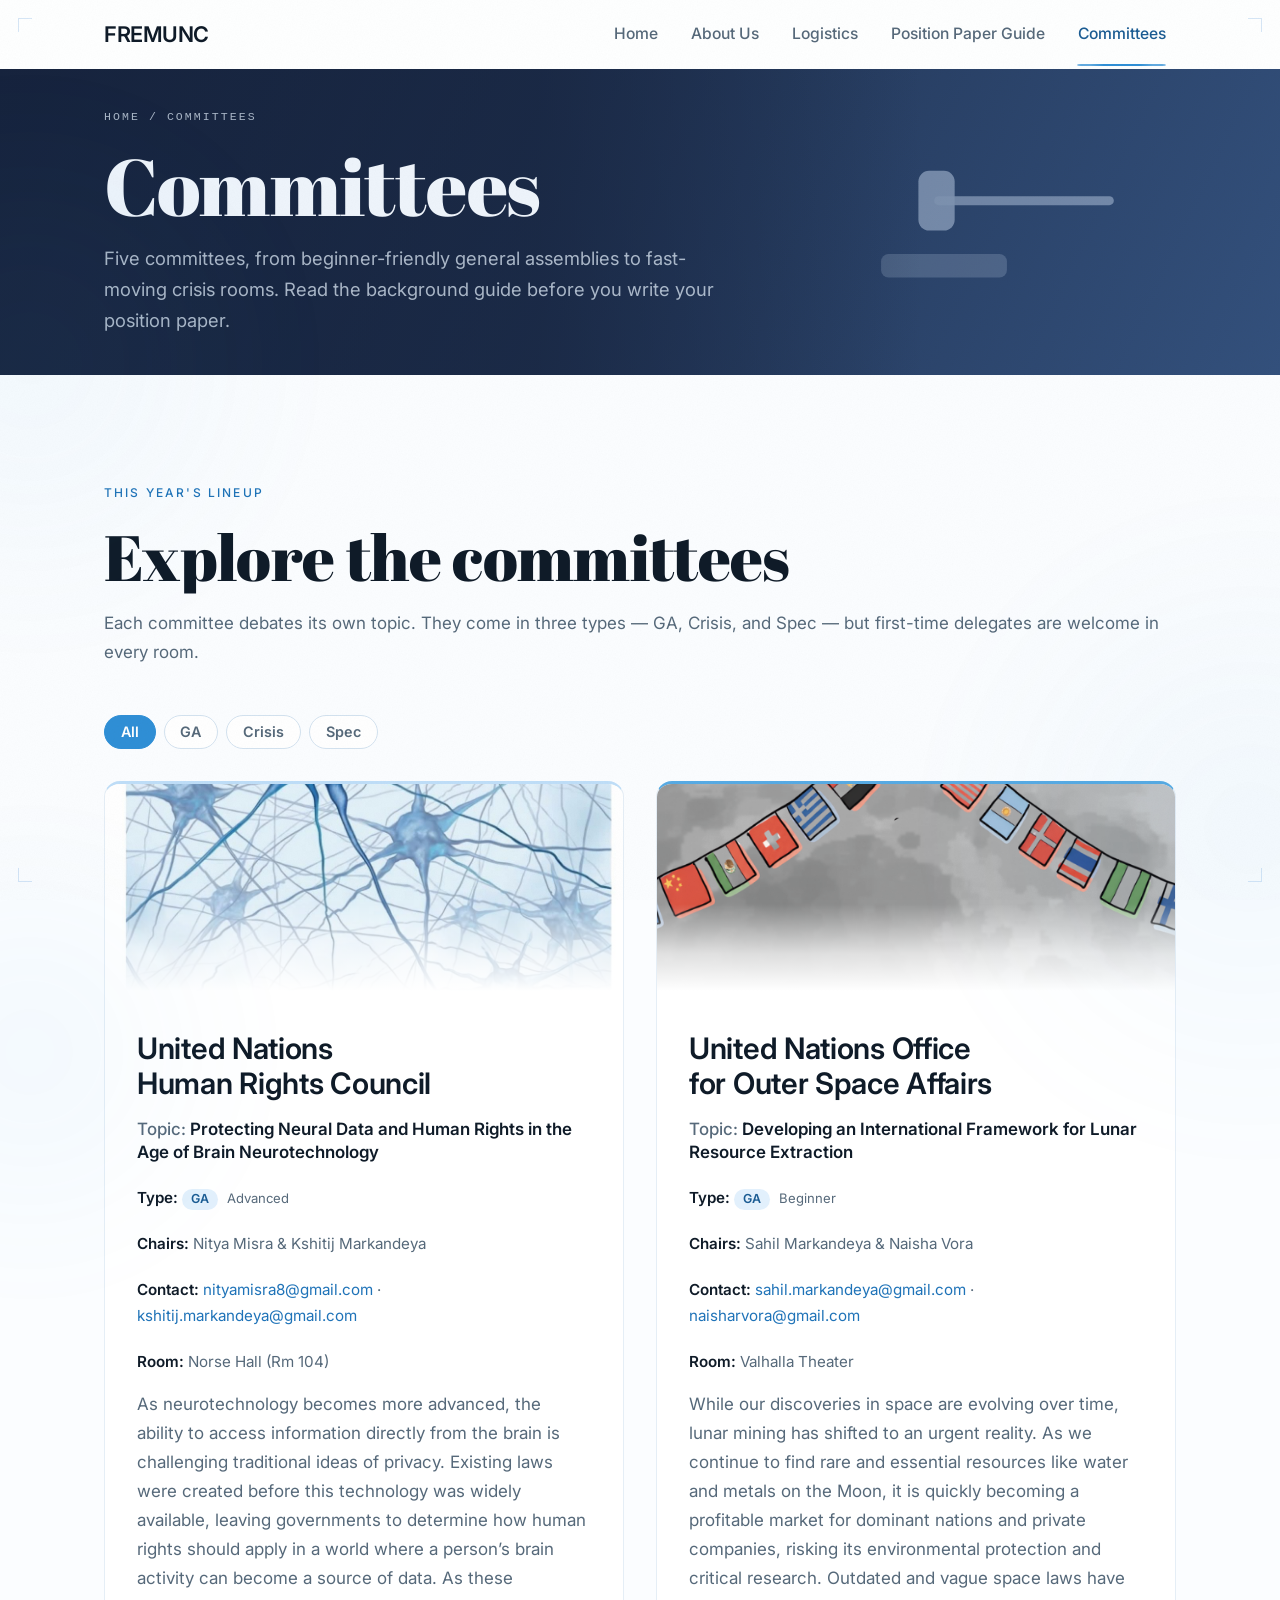
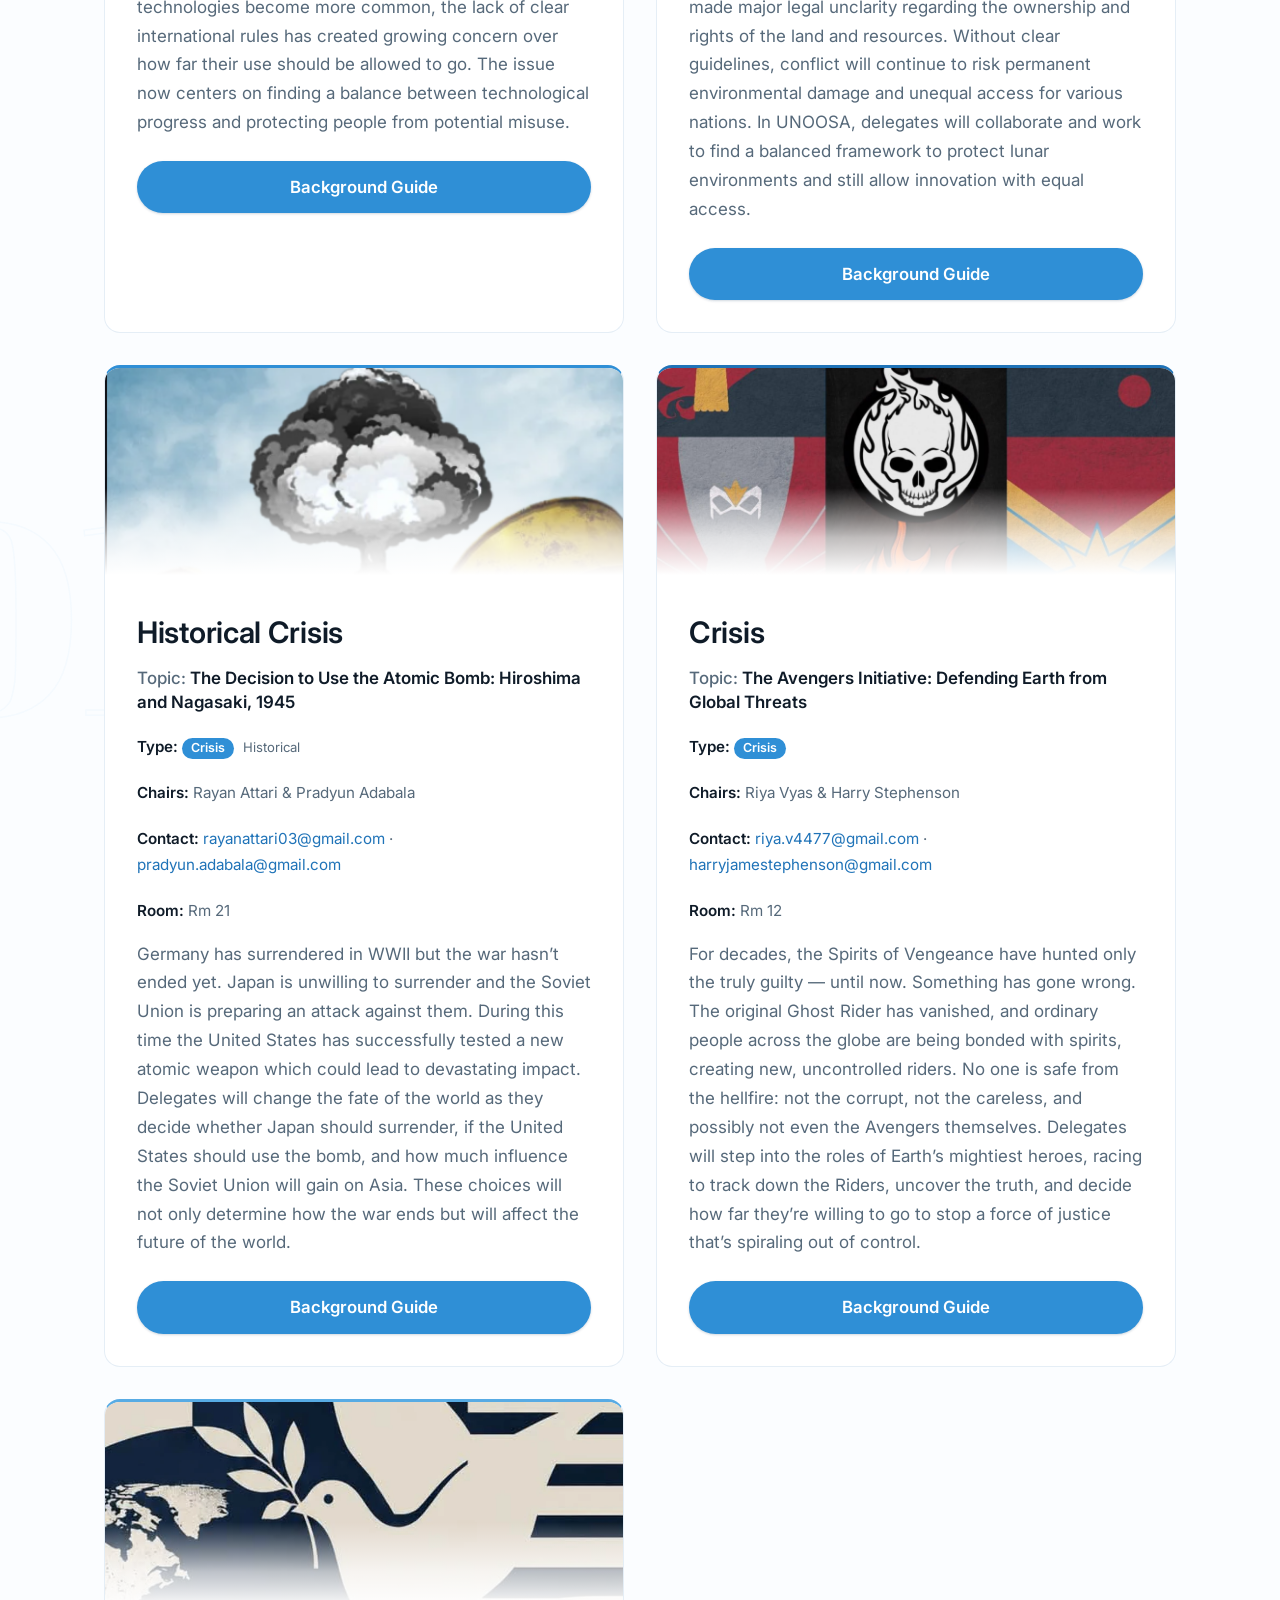
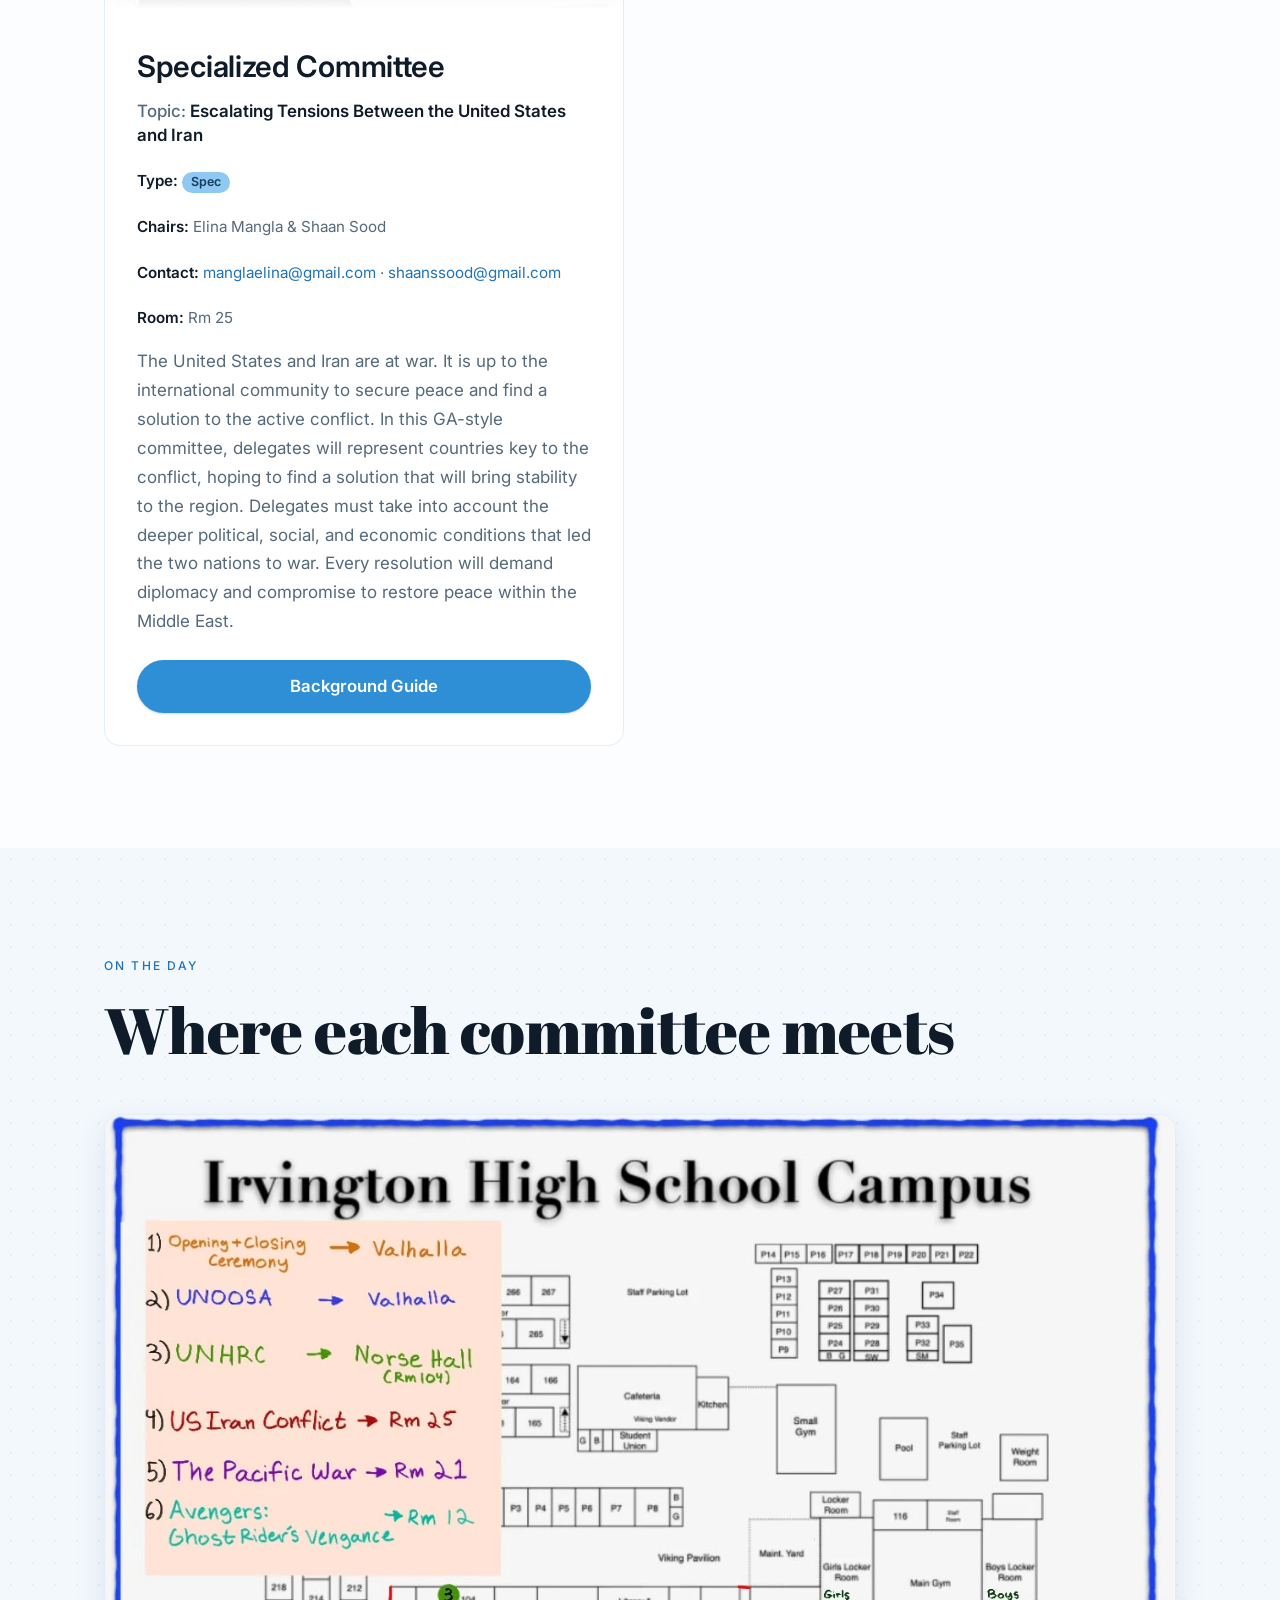
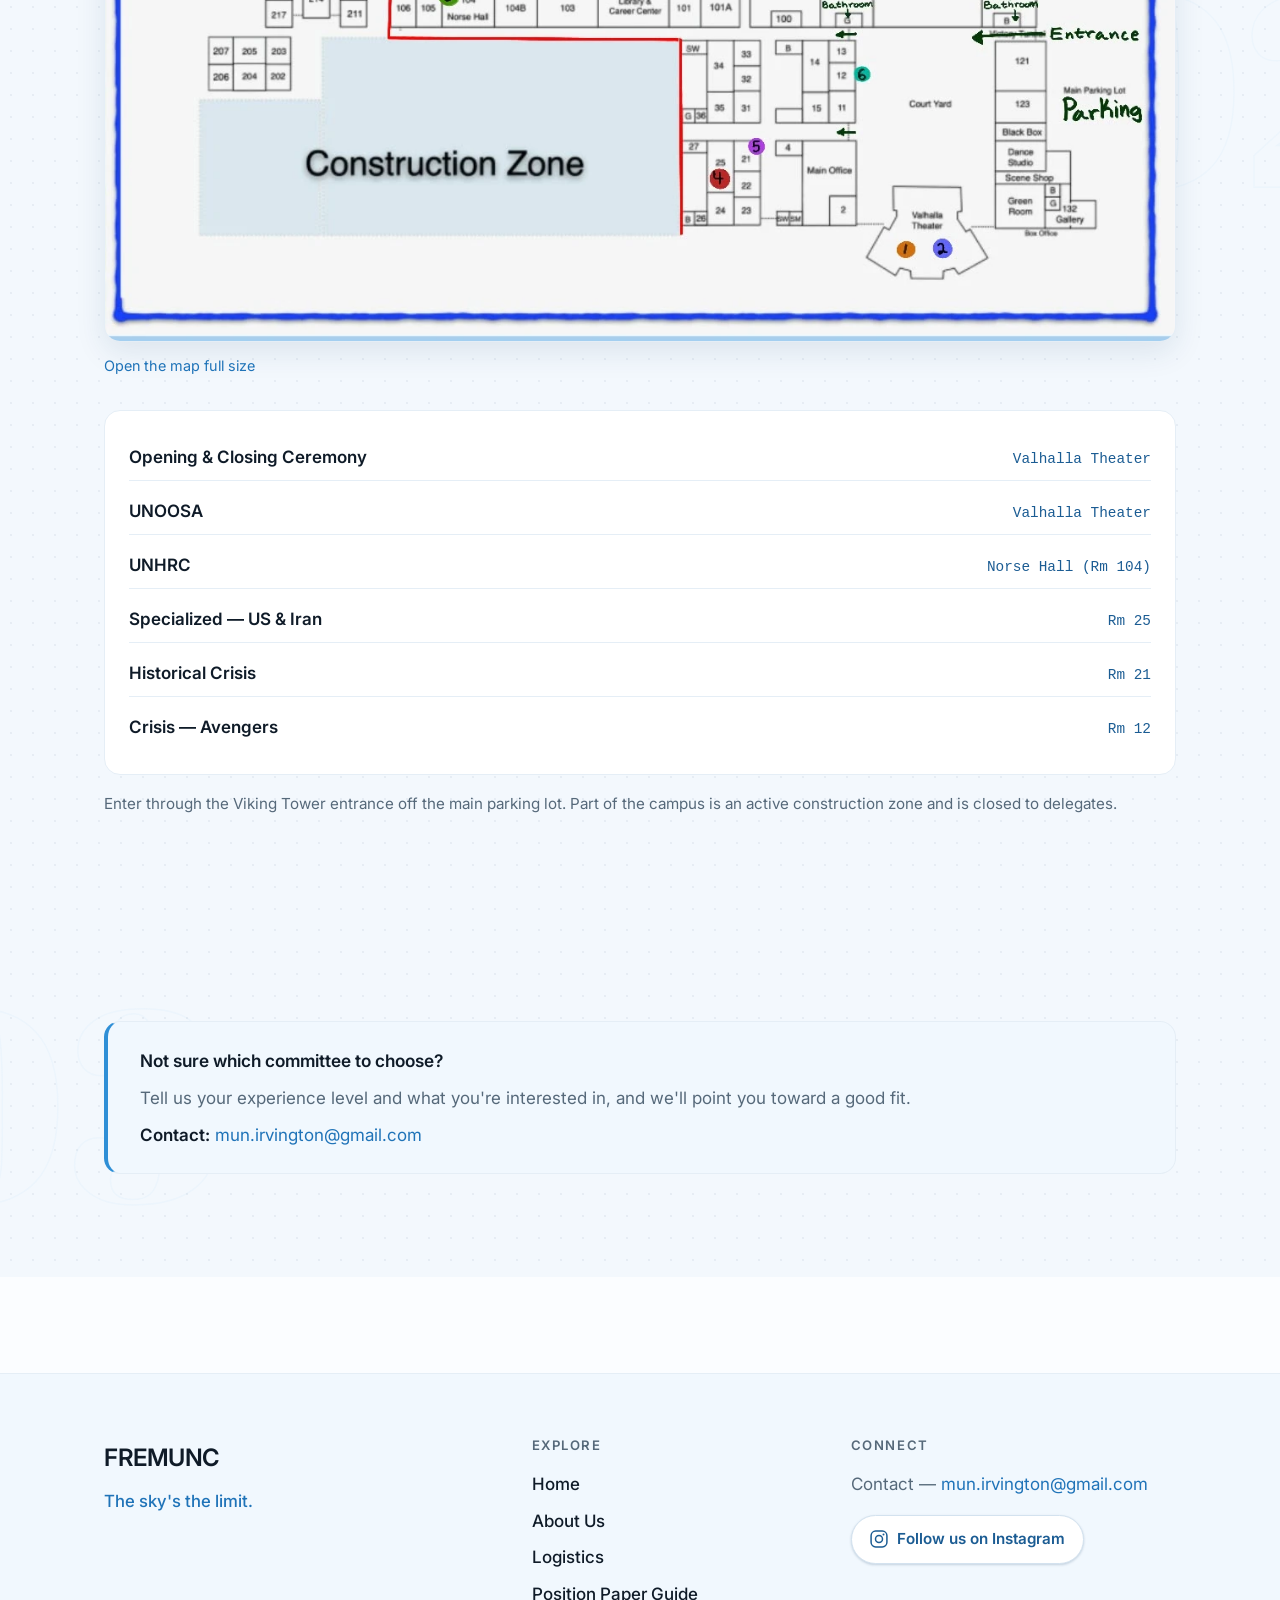
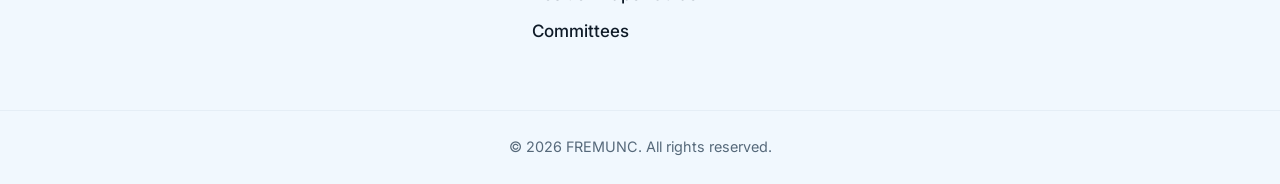
<file: committees.html>
<!DOCTYPE html>
<html lang="en">
<head>
  <meta charset="UTF-8">
  <meta name="viewport" content="width=device-width, initial-scale=1.0">
  <title>FREMUNC — Committees</title>
  <meta name="description" content="Committees at FREMUNC — the fourth annual Model United Nations conference. The sky's the limit.">

  <!-- Fonts: Abril Fatface (display) + Inter (body) -->
  <link rel="preconnect" href="https://fonts.googleapis.com">
  <link rel="preconnect" href="https://fonts.gstatic.com" crossorigin>
  <link href="https://fonts.googleapis.com/css2?family=Abril+Fatface&family=Inter:wght@400;500;600&display=swap" rel="stylesheet">

  <link rel="stylesheet" href="css/styles.css?v=59">

  <!-- Progressive-enhancement flag: set before paint so scroll-reveal
       elements start hidden without a flash. -->
  <script>document.documentElement.classList.add('has-js');</script>
  <script src="js/main.js?v=59" defer></script>
</head>
<body>

  <!-- ============================ HEADER ============================ -->
  <header class="site-header" id="siteHeader">
    <div class="container header-inner">
      <a class="brand" href="index.html" aria-label="FREMUNC — home">
        <!-- Swap this text lockup for your logo when ready:
             <img src="assets/logo.png" alt="FREMUNC" class="brand-logo"> -->
        <span class="brand-lockup">FREMUNC</span>
      </a>

      <nav class="nav-desktop" aria-label="Primary">
        <a href="index.html">Home</a>
        <a href="about.html">About Us</a>
        <a href="logistics.html">Logistics</a>
        <a href="position-paper-guide.html">Position Paper Guide</a>
        <a href="committees.html" class="active" aria-current="page">Committees</a>
      </nav>

      <button class="nav-toggle" id="navToggle" aria-label="Open menu"
              aria-expanded="false" aria-controls="mobileMenu">
        <span class="nav-toggle-bar"></span>
        <span class="nav-toggle-bar"></span>
        <span class="nav-toggle-bar"></span>
      </button>
    </div>
  </header>

  <!-- Full-screen mobile overlay menu -->
  <div class="mobile-menu" id="mobileMenu" aria-hidden="true">
    <nav class="mobile-nav" aria-label="Mobile">
      <a href="index.html">Home</a>
      <a href="about.html">About Us</a>
      <a href="logistics.html">Logistics</a>
      <a href="position-paper-guide.html">Position Paper Guide</a>
      <a href="committees.html" class="active" aria-current="page">Committees</a>
    </nav>
  </div>

  <!-- ============================= MAIN ============================= -->
  <main>

    <!-- ================ ANIMATED BANNER (dot grid) ================= -->
    <header class="page-banner page-banner--committees">
      <div class="page-banner-anim" aria-hidden="true">
        <!-- GAVEL STRIKE: the arm pivots about the far end of its handle,
             lifts, pauses, strikes the block, three rings burst out from the
             impact point, then it bounces and rests ~3s before repeating. -->
        <svg class="banner-gavel" viewBox="0 0 1200 400" preserveAspectRatio="xMidYMid slice" focusable="false">
          <!-- sound block -->
          <rect class="gavel-block" x="826" y="230" width="118" height="22" rx="7"/>
          <!-- impact rings, centred on the point of contact -->
          <circle class="gavel-ring gavel-ring--1" cx="885" cy="230" r="17"/>
          <circle class="gavel-ring gavel-ring--2" cx="885" cy="230" r="17"/>
          <circle class="gavel-ring gavel-ring--3" cx="885" cy="230" r="17"/>
          <!-- gavel; rotates about the handle end at (1040,250) -->
          <g class="gavel-arm">
            <line class="gavel-handle" x1="1040" y1="180" x2="880" y2="180"/>
            <rect class="gavel-head" x="861" y="152" width="34" height="56" rx="10"/>
          </g>
        </svg>
      </div>
      <div class="container page-banner-inner">
        <p class="page-banner-crumb">Home / Committees</p>
        <h1 class="page-banner-title">Committees</h1>
        <p class="page-banner-subhead">Five committees, from beginner-friendly general assemblies to fast-moving crisis rooms. Read the background guide before you write your position paper.</p>
      </div>
    </header>

    <!-- ======================= COMMITTEE GRID ========================= -->
    <section class="section" aria-labelledby="committees-heading">
      <div class="container">
        <div class="section-head">
          <p class="eyebrow">This year's lineup</p>
          <h2 id="committees-heading">Explore the committees</h2>
          <p>
            Each committee debates its own topic. They come in three types — GA, Crisis, and
            Spec — but first-time delegates are welcome in every room.
          </p>
        </div>

        <!-- Committee-type filter — wired up in main.js (initCommitteeFilter),
             matching each card's data-type attribute. -->
        <div class="filter-bar" role="group" aria-label="Filter committees by type">
          <button type="button" class="filter-btn is-active" data-filter="all">All</button>
          <button type="button" class="filter-btn" data-filter="ga">GA</button>
          <button type="button" class="filter-btn" data-filter="crisis">Crisis</button>
          <button type="button" class="filter-btn" data-filter="spec">Spec</button>
        </div>

        <!-- TO ADD A COMMITTEE: copy one entire <article class="card committee-card"> …
             </article> block, set data-type (must be one of "ga", "crisis", or "spec"),
             give the type pill the matching modifier class (committee-type--ga /
             committee-type--crisis / committee-type--spec), then fill in the name,
             topic, level, chairs, contact, description, and the background-guide link. The grid is 2-up on desktop, 1 on mobile. -->
        <div class="grid-2" id="committeeGrid">

          <!-- Committee 01 -->
          <article class="card committee-card committee-card--art" data-type="ga" data-portrait style="--art-zoom: 100%; --art-y: -71.5%;">
            <span class="committee-art"><img class="committee-art-img" data-portrait-img
                 src="assets/committees/unhrc.png" alt="" aria-hidden="true"
                 loading="eager" decoding="async"></span>
            <h3>United Nations Human Rights Council</h3>
            <div class="committee-meta">
              <p class="committee-topic"><span class="label">Topic:</span> Protecting Neural Data and Human Rights in the Age of Brain Neurotechnology</p>
              <p><span class="label">Type:</span> <span class="committee-type committee-type--ga">GA</span> <span class="committee-level">Advanced</span></p>
              <p><span class="label">Chairs:</span> Nitya Misra &amp; Kshitij Markandeya</p>
              <p class="committee-contact"><span class="label">Contact:</span> <a href="mailto:nityamisra8@gmail.com">nityamisra8@gmail.com</a> &middot; <a href="mailto:kshitij.markandeya@gmail.com">kshitij.markandeya@gmail.com</a></p>
              <p><span class="label">Room:</span> Norse Hall (Rm 104)</p>
            </div>
            <p class="committee-desc">As neurotechnology becomes more advanced, the ability to access information directly from the brain is challenging traditional ideas of privacy. Existing laws were created before this technology was widely available, leaving governments to determine how human rights should apply in a world where a person&rsquo;s brain activity can become a source of data. As these technologies become more common, the lack of clear international rules has created growing concern over how far their use should be allowed to go. The issue now centers on finding a balance between technological progress and protecting people from potential misuse.</p>
            <a class="btn-primary committee-cta" href="https://docs.google.com/document/d/1fOgXbzAlitmjkfljW-rL9tzKKNJLaui-aN3C6315iNo/view"
               target="_blank" rel="noopener noreferrer">Background Guide</a>
          </article>

          <!-- Committee 02 -->
          <article class="card committee-card committee-card--art" data-type="ga" data-portrait style="--art-zoom: 176%; --art-y: -153.9%;">
            <span class="committee-art"><img class="committee-art-img" data-portrait-img
                 src="assets/committees/unoosa.png" alt="" aria-hidden="true"
                 loading="eager" decoding="async"></span>
            <h3>United Nations Office for Outer Space Affairs</h3>
            <div class="committee-meta">
              <p class="committee-topic"><span class="label">Topic:</span> Developing an International Framework for Lunar Resource Extraction</p>
              <p><span class="label">Type:</span> <span class="committee-type committee-type--ga">GA</span> <span class="committee-level">Beginner</span></p>
              <p><span class="label">Chairs:</span> Sahil Markandeya &amp; Naisha Vora</p>
              <p class="committee-contact"><span class="label">Contact:</span> <a href="mailto:sahil.markandeya@gmail.com">sahil.markandeya@gmail.com</a> &middot; <a href="mailto:naisharvora@gmail.com">naisharvora@gmail.com</a></p>
              <p><span class="label">Room:</span> Valhalla Theater</p>
            </div>
            <p class="committee-desc">While our discoveries in space are evolving over time, lunar mining has shifted to an urgent reality. As we continue to find rare and essential resources like water and metals on the Moon, it is quickly becoming a profitable market for dominant nations and private companies, risking its environmental protection and critical research. Outdated and vague space laws have made major legal unclarity regarding the ownership and rights of the land and resources. Without clear guidelines, conflict will continue to risk permanent environmental damage and unequal access for various nations. In UNOOSA, delegates will collaborate and work to find a balanced framework to protect lunar environments and still allow innovation with equal access.</p>
            <a class="btn-primary committee-cta" href="https://docs.google.com/document/d/1WJz0pjMpKoyuKe_5zT40b7bXsds373Lp9QfCx9L84VY/view"
               target="_blank" rel="noopener noreferrer">Background Guide</a>
          </article>

          <!-- Committee 03 -->
          <article class="card committee-card committee-card--art" data-type="crisis" data-portrait style="--art-zoom: 100%; --art-y: -58.3%;">
            <span class="committee-art"><img class="committee-art-img" data-portrait-img
                 src="assets/committees/historical-crisis.png" alt="" aria-hidden="true"
                 loading="eager" decoding="async"></span>
            <h3>Historical Crisis</h3>
            <div class="committee-meta">
              <p class="committee-topic"><span class="label">Topic:</span> The Decision to Use the Atomic Bomb: Hiroshima and Nagasaki, 1945</p>
              <p><span class="label">Type:</span> <span class="committee-type committee-type--crisis">Crisis</span> <span class="committee-level">Historical</span></p>
              <p><span class="label">Chairs:</span> Rayan Attari &amp; Pradyun Adabala</p>
              <p class="committee-contact"><span class="label">Contact:</span> <a href="mailto:rayanattari03@gmail.com">rayanattari03@gmail.com</a> &middot; <a href="mailto:pradyun.adabala@gmail.com">pradyun.adabala@gmail.com</a></p>
              <p><span class="label">Room:</span> Rm 21</p>
            </div>
            <p class="committee-desc">Germany has surrendered in WWII but the war hasn&rsquo;t ended yet. Japan is unwilling to surrender and the Soviet Union is preparing an attack against them. During this time the United States has successfully tested a new atomic weapon which could lead to devastating impact. Delegates will change the fate of the world as they decide whether Japan should surrender, if the United States should use the bomb, and how much influence the Soviet Union will gain on Asia. These choices will not only determine how the war ends but will affect the future of the world.</p>
            <a class="btn-primary committee-cta" href="https://docs.google.com/document/d/10Yw3uE47bDwUl2j6VOiTFaMRoFAQRbamBdWbN8eSp0Y/view"
               target="_blank" rel="noopener noreferrer">Background Guide</a>
          </article>

          <!-- Committee 04 -->
          <article class="card committee-card committee-card--art" data-type="crisis" data-portrait style="--art-zoom: 100%; --art-y: -49.3%;">
            <span class="committee-art"><img class="committee-art-img" data-portrait-img
                 src="assets/committees/crisis.png" alt="" aria-hidden="true"
                 loading="eager" decoding="async"></span>
            <h3>Crisis</h3>
            <div class="committee-meta">
              <p class="committee-topic"><span class="label">Topic:</span> The Avengers Initiative: Defending Earth from Global Threats</p>
              <p><span class="label">Type:</span> <span class="committee-type committee-type--crisis">Crisis</span></p>
              <p><span class="label">Chairs:</span> Riya Vyas &amp; Harry Stephenson</p>
              <p class="committee-contact"><span class="label">Contact:</span> <a href="mailto:riya.v4477@gmail.com">riya.v4477@gmail.com</a> &middot; <a href="mailto:harryjamestephenson@gmail.com">harryjamestephenson@gmail.com</a></p>
              <p><span class="label">Room:</span> Rm 12</p>
            </div>
            <p class="committee-desc">For decades, the Spirits of Vengeance have hunted only the truly guilty &mdash; until now. Something has gone wrong. The original Ghost Rider has vanished, and ordinary people across the globe are being bonded with spirits, creating new, uncontrolled riders. No one is safe from the hellfire: not the corrupt, not the careless, and possibly not even the Avengers themselves. Delegates will step into the roles of Earth&rsquo;s mightiest heroes, racing to track down the Riders, uncover the truth, and decide how far they&rsquo;re willing to go to stop a force of justice that&rsquo;s spiraling out of control.</p>
            <a class="btn-primary committee-cta" href="https://docs.google.com/document/d/1xKNRz91oLE_Bi9veJyiPXlRiGKEF1FlFQe0zF8BgLs4/view"
               target="_blank" rel="noopener noreferrer">Background Guide</a>
          </article>

          <!-- Committee 05 -->
          <article class="card committee-card committee-card--art" data-type="spec" data-portrait style="--art-zoom: 100%; --art-y: -6%;">
            <span class="committee-art"><img class="committee-art-img" data-portrait-img
                 src="assets/committees/specialized.png?v=59" alt="" aria-hidden="true"
                 loading="eager" decoding="async"></span>
            <h3>Specialized Committee</h3>
            <div class="committee-meta">
              <p class="committee-topic"><span class="label">Topic:</span> Escalating Tensions Between the United States and Iran</p>
              <p><span class="label">Type:</span> <span class="committee-type committee-type--spec">Spec</span></p>
              <p><span class="label">Chairs:</span> Elina Mangla &amp; Shaan Sood</p>
              <p class="committee-contact"><span class="label">Contact:</span> <a href="mailto:manglaelina@gmail.com">manglaelina@gmail.com</a> &middot; <a href="mailto:shaanssood@gmail.com">shaanssood@gmail.com</a></p>
              <p><span class="label">Room:</span> Rm 25</p>
            </div>
            <p class="committee-desc">The United States and Iran are at war. It is up to the international community to secure peace and find a solution to the active conflict. In this GA-style committee, delegates will represent countries key to the conflict, hoping to find a solution that will bring stability to the region. Delegates must take into account the deeper political, social, and economic conditions that led the two nations to war. Every resolution will demand diplomacy and compromise to restore peace within the Middle East.</p>
            <a class="btn-primary committee-cta" href="https://docs.google.com/document/d/1ImNv9DcG33KMqNIKsRev85nQ-D-7fETR3MMdq-ywOXA/view"
               target="_blank" rel="noopener noreferrer">Background Guide</a>
          </article>
        </div>

        <p class="committee-empty" hidden>No committees of this type yet — check back soon.</p>
      </div>
    </section>

    <!-- ========================== CAMPUS MAP ========================= -->
    <!-- Same map as the Logistics page. The image reveals only once it loads
         (initPortraits adds .has-photo), so the room list stands on its own. -->
    <section class="section section-alt" aria-labelledby="rooms-heading">
      <div class="container">
        <div class="section-head">
          <p class="eyebrow">On the day</p>
          <h2 id="rooms-heading">Where each committee meets</h2>
        </div>

        <figure class="campus-map" data-portrait>
          <img class="campus-map-img" data-portrait-img
               src="assets/campus-map.png?v=59"
               alt="Map of the Irvington High School campus marking each committee room, the Viking Tower entrance, the main parking lot, and the closed construction zone."
               loading="eager" decoding="async">
          <figcaption class="campus-map-cap">
            <a href="assets/campus-map.png?v=59" target="_blank" rel="noopener noreferrer">Open the map full size</a>
          </figcaption>
        </figure>

        <ul class="room-list">
            <li class="room-item"><span class="room-name">Opening &amp; Closing Ceremony</span> <span class="room-loc">Valhalla Theater</span></li>
            <li class="room-item"><span class="room-name">UNOOSA</span> <span class="room-loc">Valhalla Theater</span></li>
            <li class="room-item"><span class="room-name">UNHRC</span> <span class="room-loc">Norse Hall (Rm 104)</span></li>
            <li class="room-item"><span class="room-name">Specialized &mdash; US &amp; Iran</span> <span class="room-loc">Rm 25</span></li>
            <li class="room-item"><span class="room-name">Historical Crisis</span> <span class="room-loc">Rm 21</span></li>
            <li class="room-item"><span class="room-name">Crisis &mdash; Avengers</span> <span class="room-loc">Rm 12</span></li>
        </ul>

        <p class="room-note">
          Enter through the Viking Tower entrance off the main parking lot. Part of the
          campus is an active construction zone and is closed to delegates.
        </p>
      </div>
    </section>

    <!-- ========================= HELP CALLOUT ========================= -->
    <section class="section section-alt" aria-labelledby="help-heading">
      <div class="container">
        <div class="callout">
          <p class="callout-title" id="help-heading">Not sure which committee to choose?</p>
          <p>
            Tell us your experience level and what you're interested in, and we'll point you
            toward a good fit.
          </p>
          <!-- TBD: conference email address or contact form link. -->
          <p><span class="label">Contact:</span> <a href="mailto:mun.irvington@gmail.com">mun.irvington@gmail.com</a></p>
        </div>
      </div>
    </section>

  </main>

  <!-- ============================ FOOTER ============================ -->
  <footer class="site-footer">
    <div class="container footer-grid">
      <div class="footer-col">
        <p class="footer-brand-name">FREMUNC</p>
        <p class="footer-tagline">The sky's the limit.</p>
      </div>

      <div class="footer-col">
        <h4>Explore</h4>
        <ul class="footer-links">
          <li><a href="index.html">Home</a></li>
          <li><a href="about.html">About Us</a></li>
          <li><a href="logistics.html">Logistics</a></li>
          <li><a href="position-paper-guide.html">Position Paper Guide</a></li>
          <li><a href="committees.html">Committees</a></li>
        </ul>
      </div>

      <div class="footer-col">
        <h4>Connect</h4>
        <p class="footer-contact">Contact — <a href="mailto:mun.irvington@gmail.com">mun.irvington@gmail.com</a></p>
        <!-- Paste the real Instagram URL/handle into href below
             (e.g. https://instagram.com/fremunc). -->
        <a class="btn-instagram" href="https://www.instagram.com/irvingtonmun/" target="_blank" rel="noopener noreferrer" aria-label="Follow FREMUNC on Instagram">
          <svg viewBox="0 0 24 24" fill="none" aria-hidden="true">
            <rect x="2.5" y="2.5" width="19" height="19" rx="5.5"
                  stroke="currentColor" stroke-width="1.8"/>
            <circle cx="12" cy="12" r="4.2" stroke="currentColor" stroke-width="1.8"/>
            <circle cx="17.4" cy="6.6" r="1.2" fill="currentColor"/>
          </svg>
          Follow us on Instagram
        </a>
      </div>
    </div>

    <div class="footer-bottom">
      <div class="container">
        <p>&copy; 2026 FREMUNC. All rights reserved.</p>
      </div>
    </div>
  </footer>

</body>
</html>
</file>
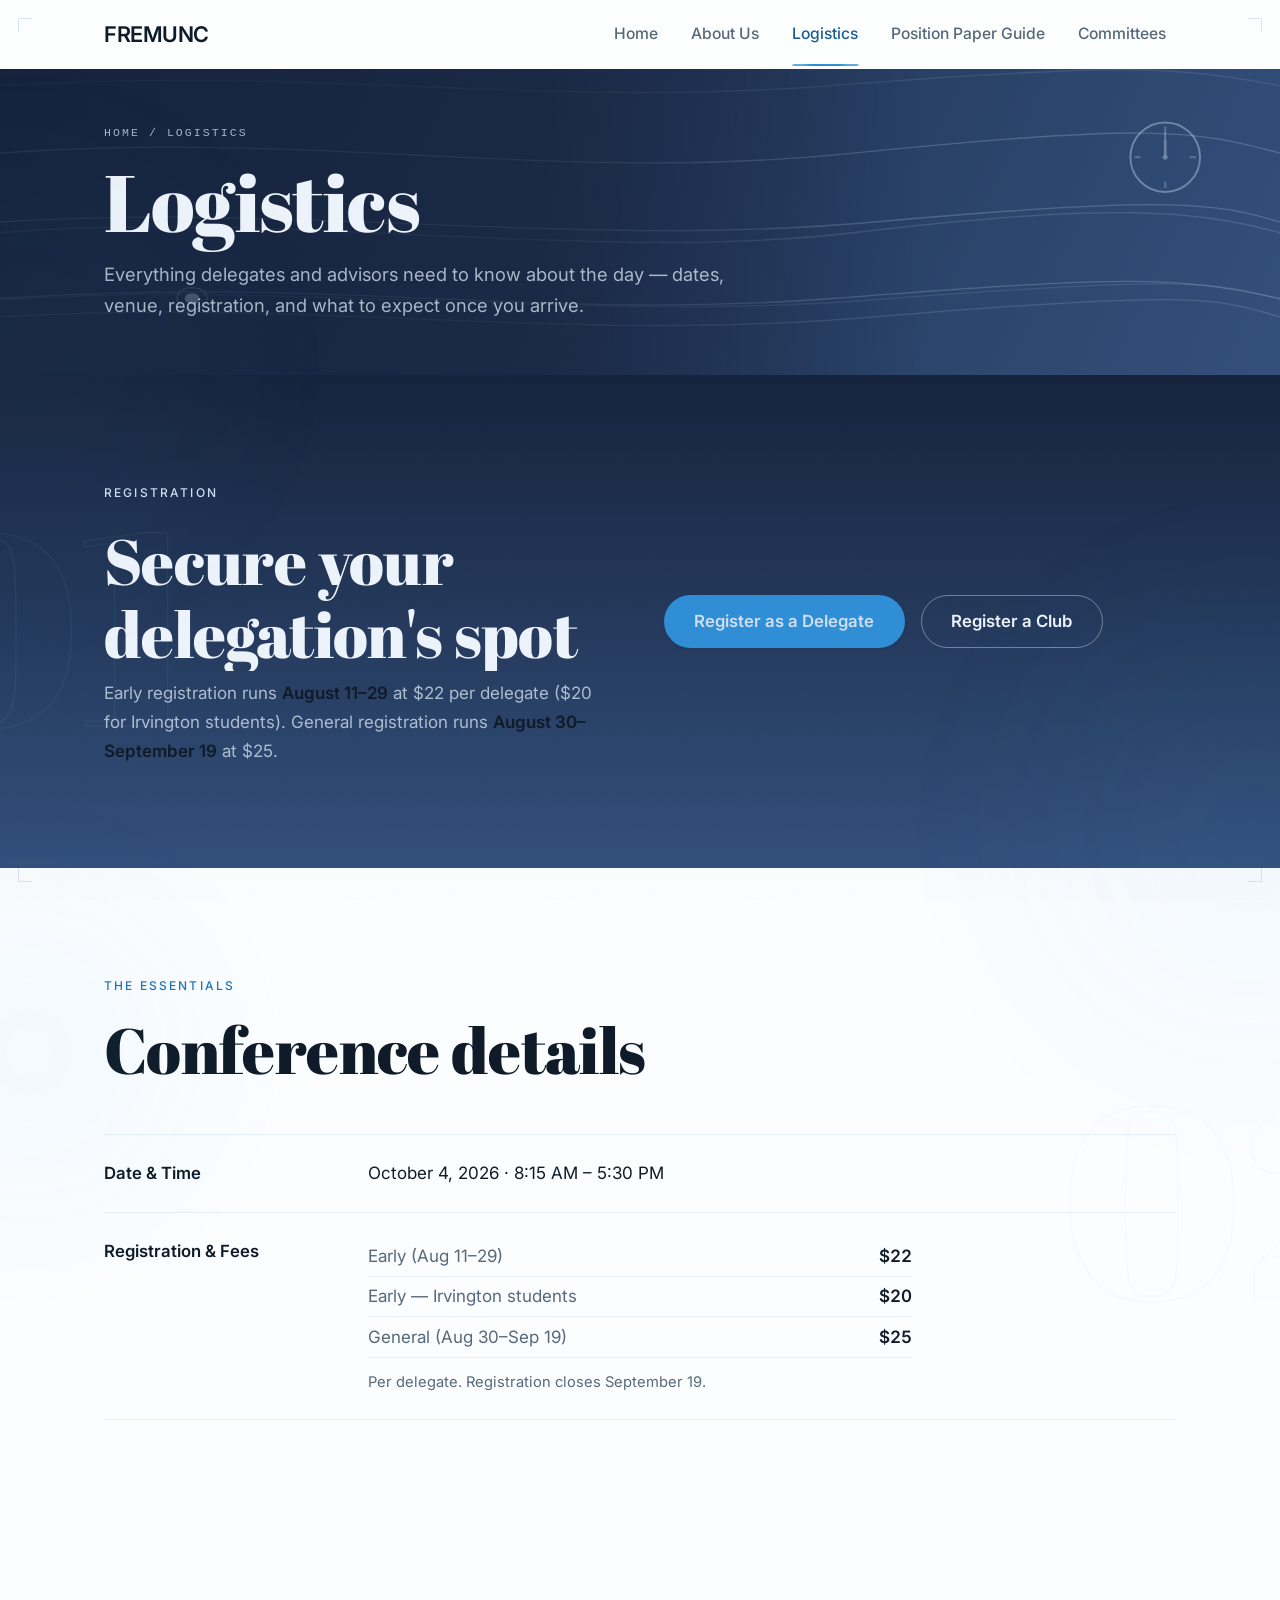
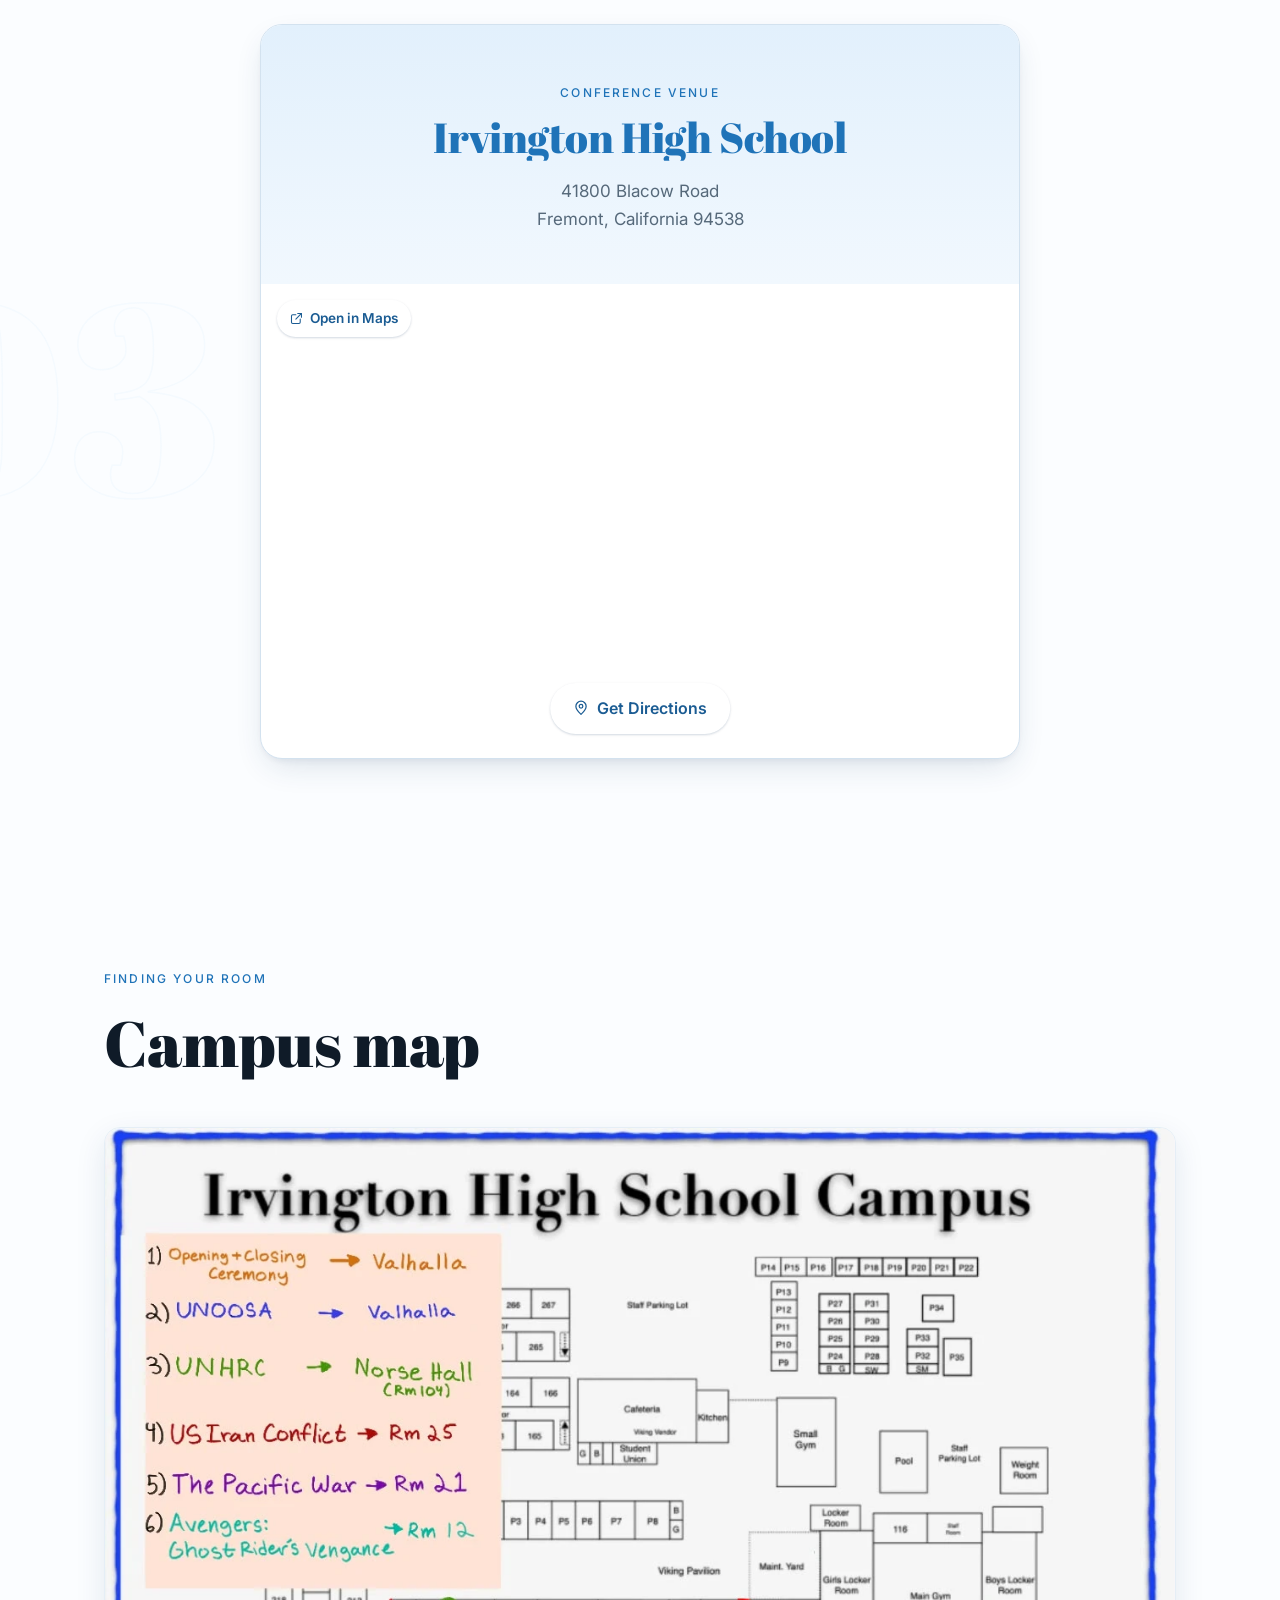
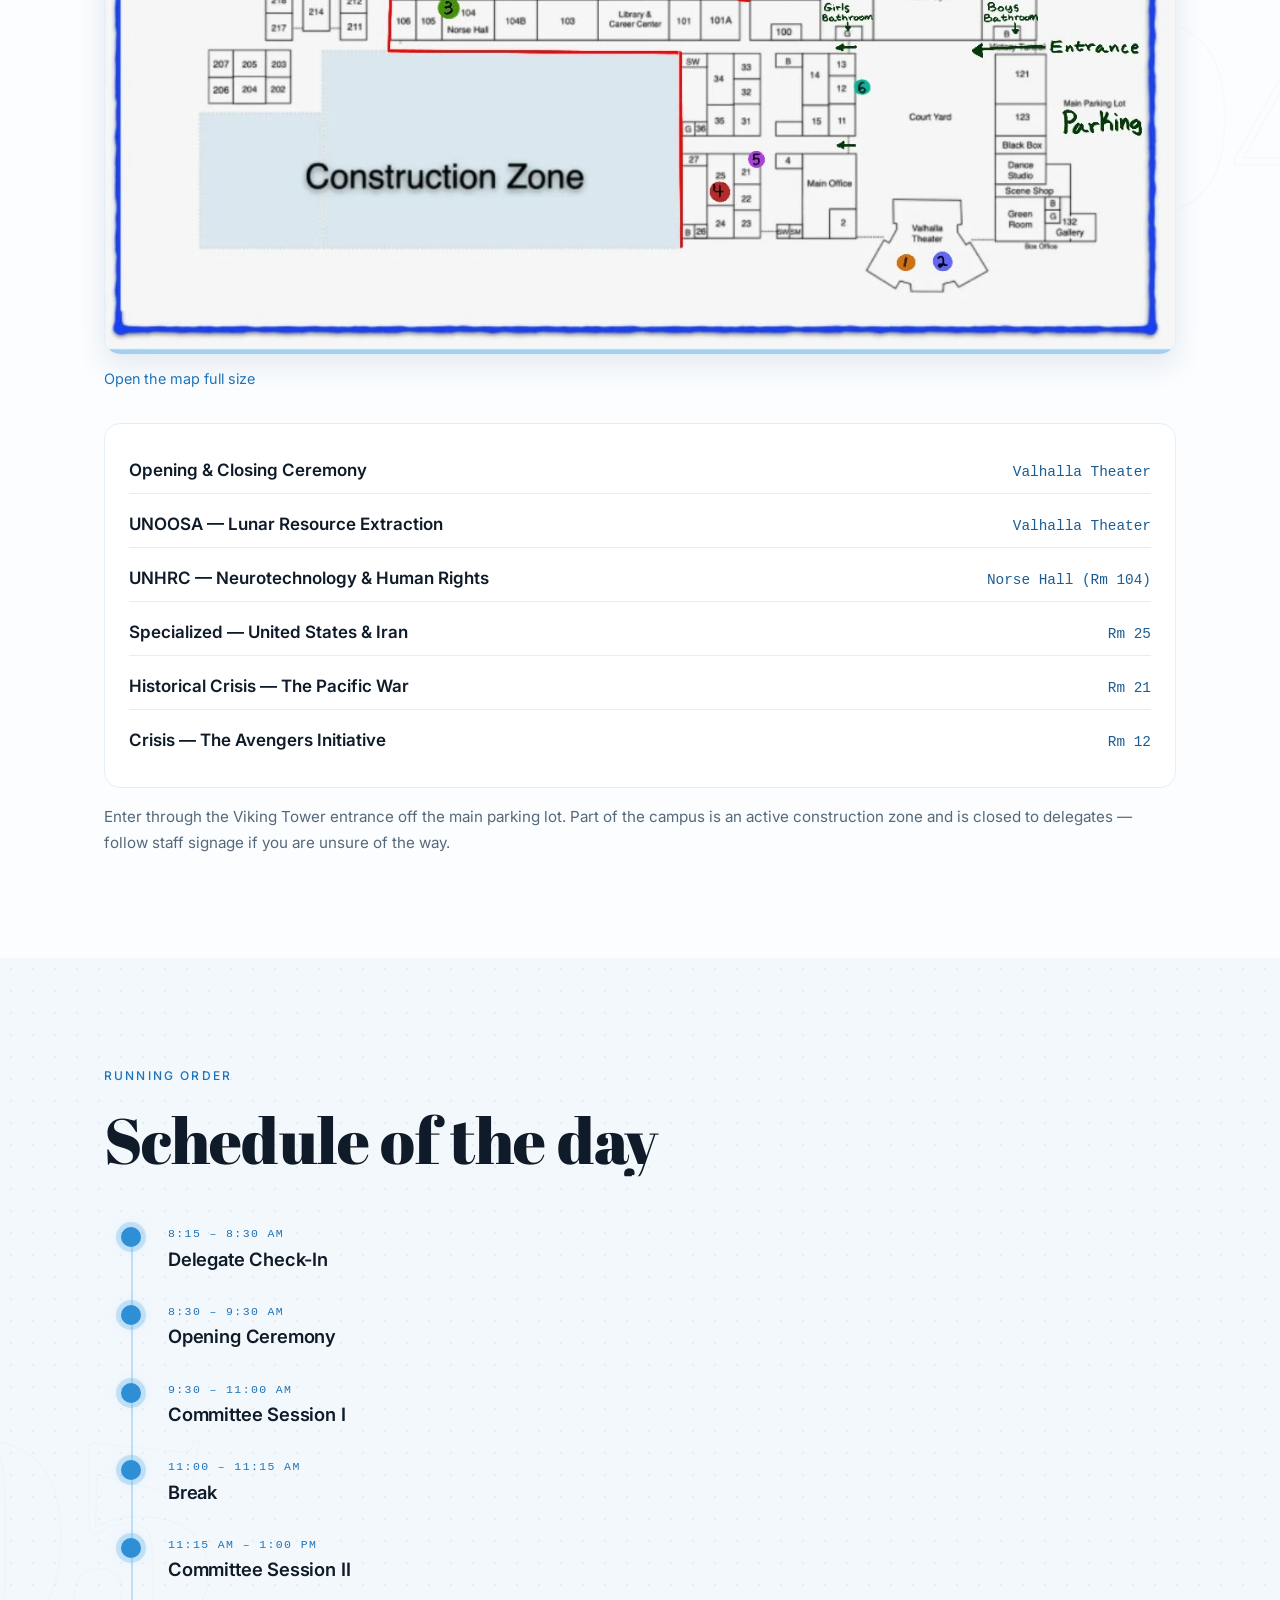
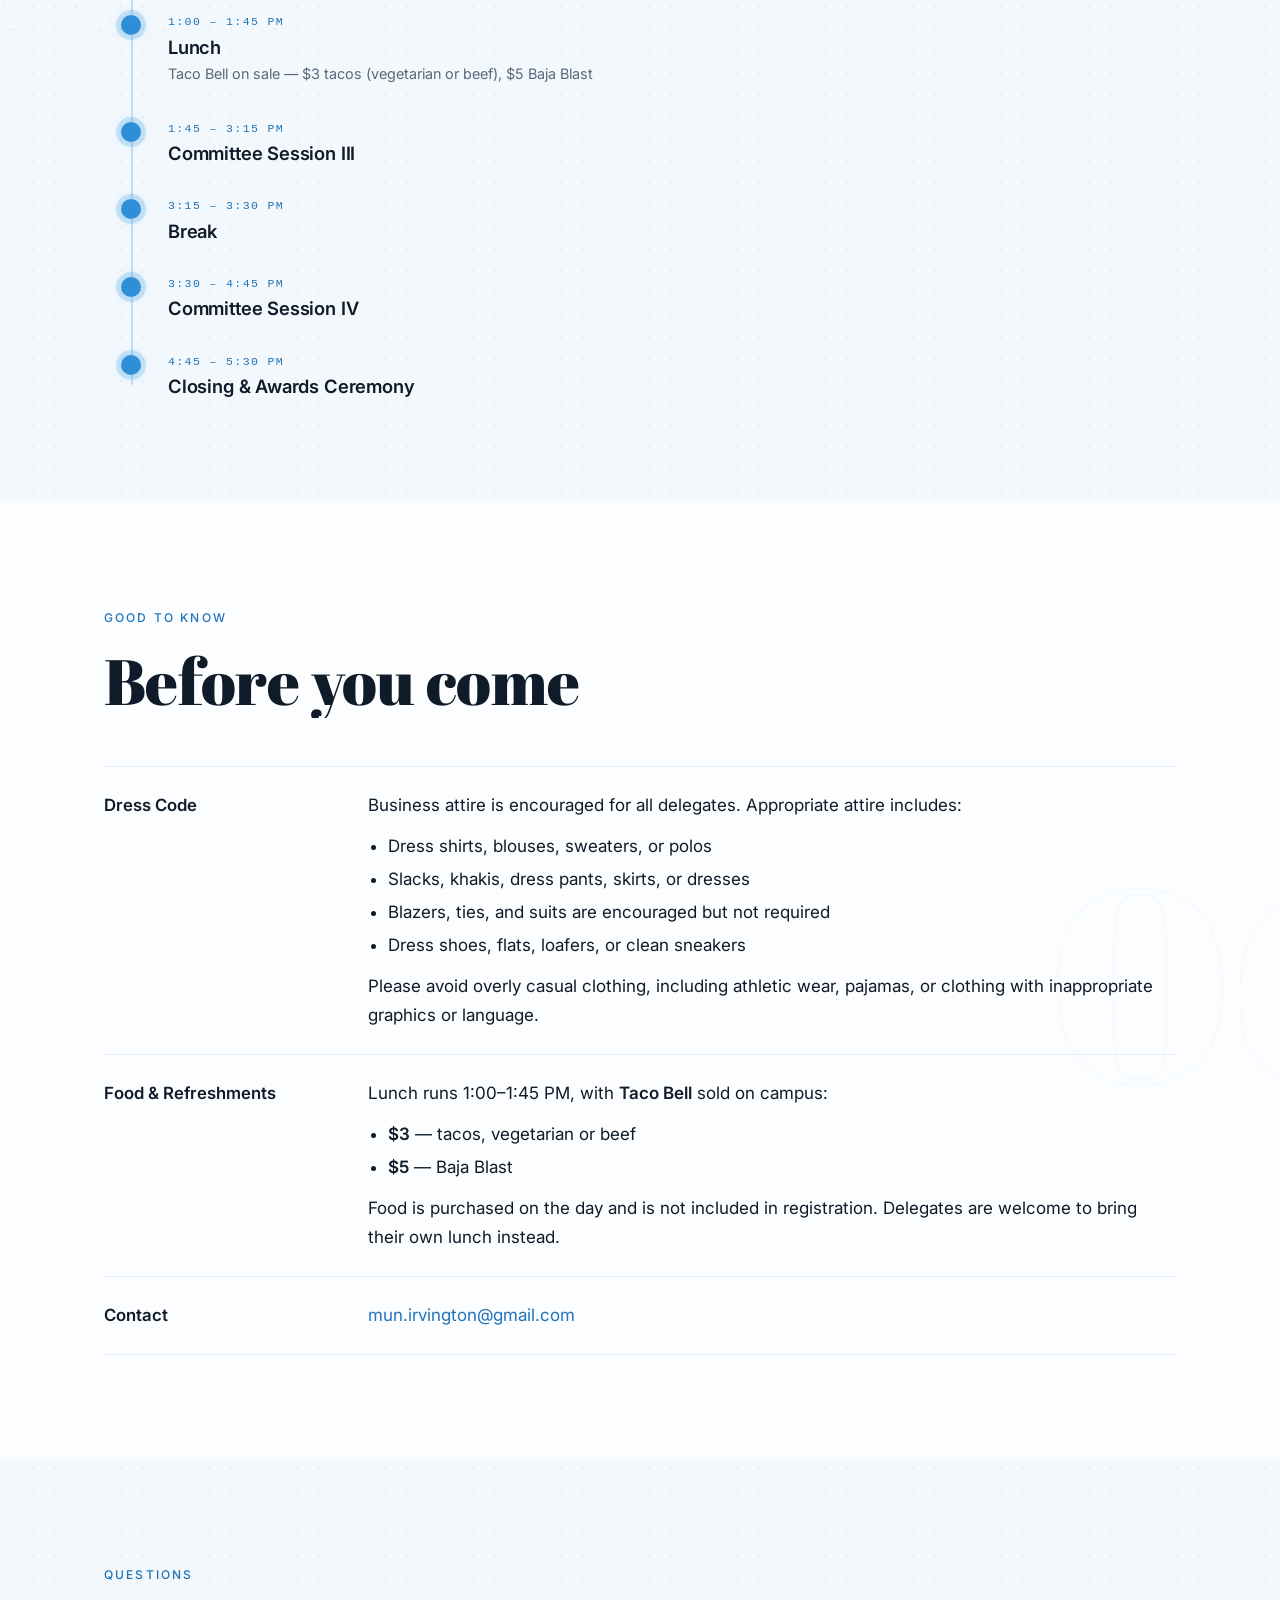
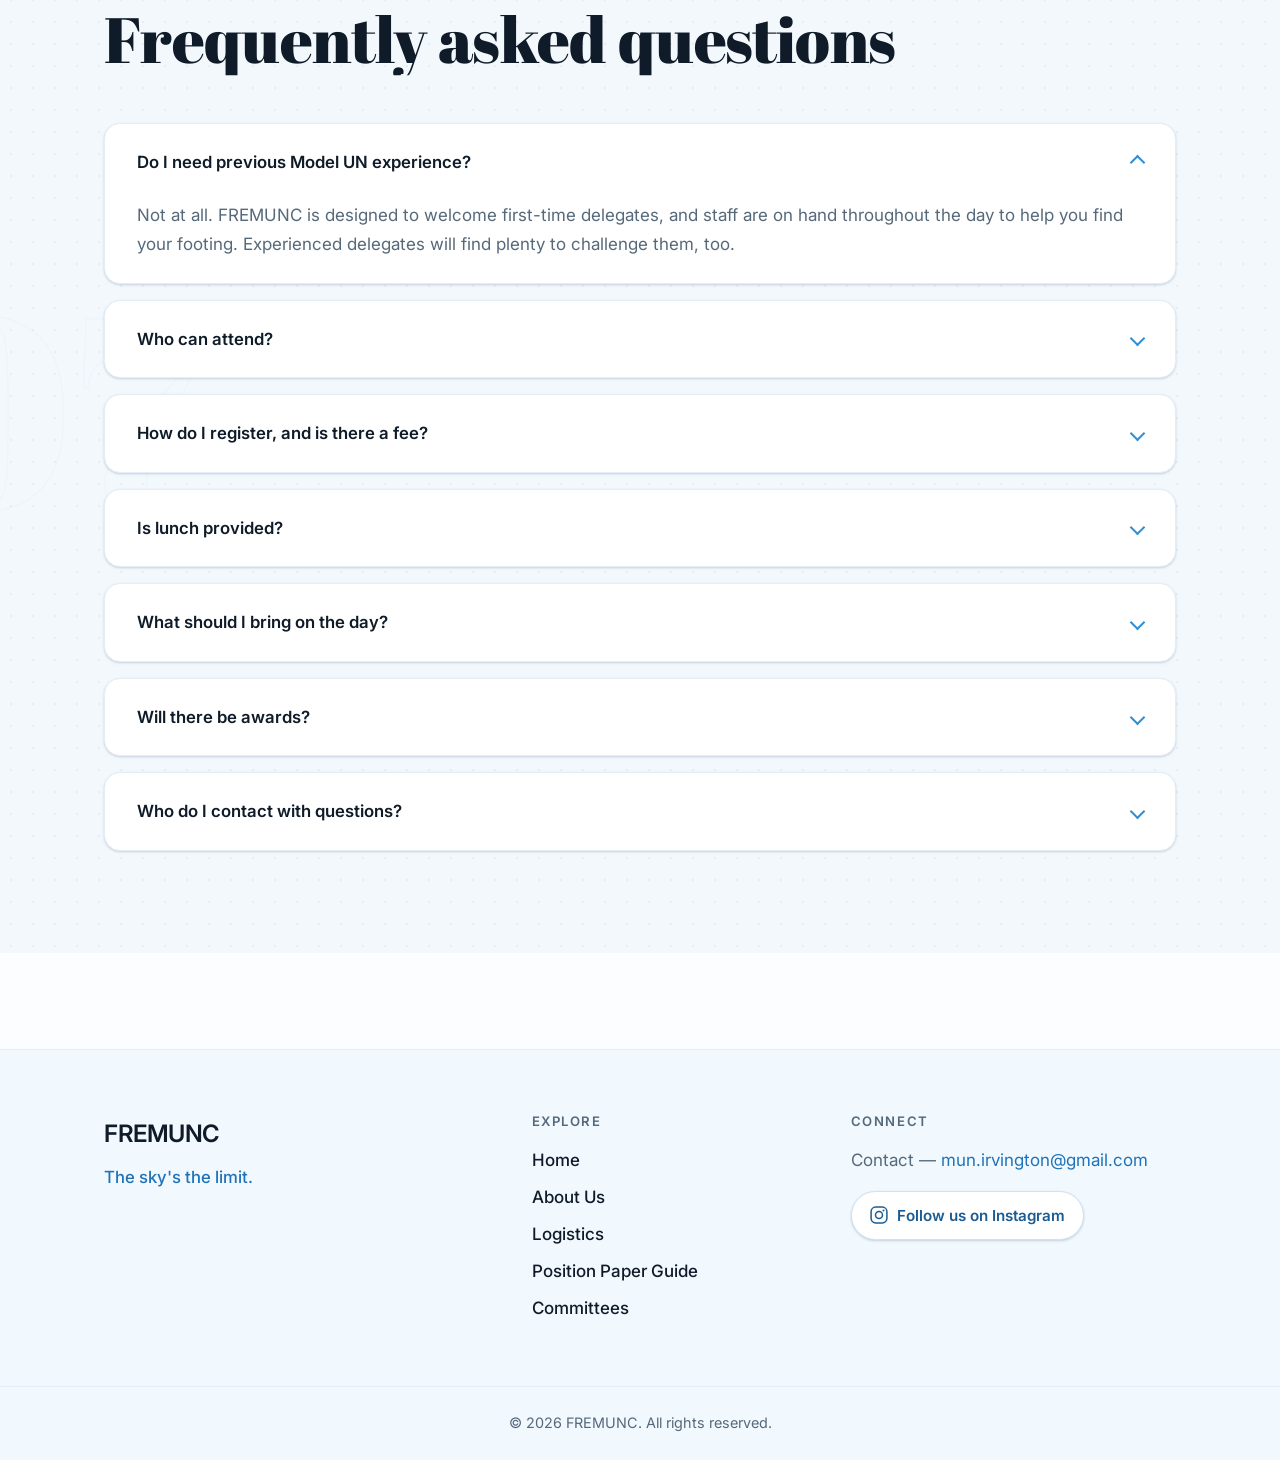
<file: logistics.html>
<!DOCTYPE html>
<html lang="en">
<head>
  <meta charset="UTF-8">
  <meta name="viewport" content="width=device-width, initial-scale=1.0">
  <title>FREMUNC — Logistics</title>
  <meta name="description" content="Logistics for FREMUNC — the fourth annual Model United Nations conference. The sky's the limit.">

  <!-- Fonts: Abril Fatface (display) + Inter (body) -->
  <link rel="preconnect" href="https://fonts.googleapis.com">
  <link rel="preconnect" href="https://fonts.gstatic.com" crossorigin>
  <link href="https://fonts.googleapis.com/css2?family=Abril+Fatface&family=Inter:wght@400;500;600&display=swap" rel="stylesheet">

  <link rel="stylesheet" href="css/styles.css?v=59">

  <!-- Progressive-enhancement flag: set before paint so scroll-reveal
       elements start hidden without a flash. -->
  <script>document.documentElement.classList.add('has-js');</script>
  <script src="js/main.js?v=59" defer></script>
</head>
<body>

  <!-- ============================ HEADER ============================ -->
  <header class="site-header" id="siteHeader">
    <div class="container header-inner">
      <a class="brand" href="index.html" aria-label="FREMUNC — home">
        <!-- Swap this text lockup for your logo when ready:
             <img src="assets/logo.png" alt="FREMUNC" class="brand-logo"> -->
        <span class="brand-lockup">FREMUNC</span>
      </a>

      <nav class="nav-desktop" aria-label="Primary">
        <a href="index.html">Home</a>
        <a href="about.html">About Us</a>
        <a href="logistics.html" class="active" aria-current="page">Logistics</a>
        <a href="position-paper-guide.html">Position Paper Guide</a>
        <a href="committees.html">Committees</a>
      </nav>

      <button class="nav-toggle" id="navToggle" aria-label="Open menu"
              aria-expanded="false" aria-controls="mobileMenu">
        <span class="nav-toggle-bar"></span>
        <span class="nav-toggle-bar"></span>
        <span class="nav-toggle-bar"></span>
      </button>
    </div>
  </header>

  <!-- Full-screen mobile overlay menu -->
  <div class="mobile-menu" id="mobileMenu" aria-hidden="true">
    <nav class="mobile-nav" aria-label="Mobile">
      <a href="index.html">Home</a>
      <a href="about.html">About Us</a>
      <a href="logistics.html" class="active" aria-current="page">Logistics</a>
      <a href="position-paper-guide.html">Position Paper Guide</a>
      <a href="committees.html">Committees</a>
    </nav>
  </div>

  <!-- ============================= MAIN ============================= -->
  <main>

    <!-- =================== ANIMATED BANNER (contours) ================ -->
    <header class="page-banner page-banner--logistics">
      <div class="page-banner-anim" aria-hidden="true">
        <div class="contour-layer contours--a">
          <svg viewBox="0 0 2400 400" preserveAspectRatio="none" focusable="false">
            <path d="M0 110 C300 80 520 150 800 110 S1120 80 1200 110 C1500 80 1720 150 2000 110 S2320 80 2400 110"/>
            <path d="M0 200 C280 175 540 235 820 200 S1140 175 1200 200 C1480 175 1740 235 2020 200 S2340 175 2400 200"/>
            <path d="M0 300 C320 270 500 330 780 300 S1100 270 1200 300 C1520 270 1700 330 1980 300 S2300 270 2400 300"/>
          </svg>
        </div>
        <div class="contour-layer contours--b">
          <svg viewBox="0 0 2400 400" preserveAspectRatio="none" focusable="false">
            <path d="M0 150 C260 120 560 190 800 150 S1120 120 1200 150 C1460 120 1760 190 2000 150 S2320 120 2400 150"/>
            <path d="M0 260 C300 235 520 295 820 260 S1140 235 1200 260 C1500 235 1720 295 2020 260 S2340 235 2400 260"/>
          </svg>
        </div>
        <div class="contour-layer contours--c">
          <svg viewBox="0 0 2400 400" preserveAspectRatio="none" focusable="false">
            <path d="M0 70 C320 45 500 100 780 70 S1100 45 1200 70 C1520 45 1700 100 1980 70 S2300 45 2400 70"/>
            <path d="M0 350 C280 325 540 380 820 350 S1140 325 1200 350 C1480 325 1740 380 2020 350 S2340 325 2400 350"/>
          </svg>
        </div>

        <!-- ROUTE DRAWING: the dashed route is revealed left-to-right by a
             mask wiping across it (transform only), the destination pin drops
             and bounces on arrival, both hold, fade, and the loop restarts. -->
        <svg class="route-svg" viewBox="0 0 1200 400" preserveAspectRatio="none" focusable="false">
          <defs>
            <mask id="routeReveal">
              <rect class="route-mask" x="0" y="0" width="1200" height="400" fill="#fff"/>
            </mask>
          </defs>
          <g mask="url(#routeReveal)">
            <path class="route-line" d="M180 300 C380 270 520 200 700 215 S980 150 1080 130"/>
          </g>
          <g class="route-origin">
            <circle class="route-pin-dot" cx="180" cy="300" r="7"/>
            <circle class="route-pin-ring" cx="180" cy="300" r="14"/>
          </g>
          <g class="route-dest">
            <path class="route-pin-mark" d="M1080 118 a11 11 0 1 0 0.01 0 M1080 129 l0 14"/>
          </g>
        </svg>

        <!-- Analog clock; the minute hand sweeps a full turn across the loop. -->
        <svg class="banner-clock" viewBox="0 0 100 100" focusable="false">
          <circle class="clock-face" cx="50" cy="50" r="34"/>
          <g class="clock-ticks">
            <line x1="50" y1="20" x2="50" y2="26"/>
            <line x1="80" y1="50" x2="74" y2="50"/>
            <line x1="50" y1="80" x2="50" y2="74"/>
            <line x1="20" y1="50" x2="26" y2="50"/>
          </g>
          <line class="clock-hand-hour" x1="50" y1="50" x2="50" y2="34"/>
          <line class="clock-hand-min" x1="50" y1="50" x2="50" y2="26"/>
          <circle class="clock-pin" cx="50" cy="50" r="2.4"/>
        </svg>
      </div>
      <div class="container page-banner-inner">
        <p class="page-banner-crumb">Home / Logistics</p>
        <h1 class="page-banner-title">Logistics</h1>
        <p class="page-banner-subhead">Everything delegates and advisors need to know about the day — dates, venue, registration, and what to expect once you arrive.</p>
      </div>
    </header>

    <!-- ====================== REGISTRATION CTA ======================= -->
    <section class="section section-dusk reg-cta" aria-labelledby="reg-heading">
      <div class="container reg-cta-inner">
        <div>
          <p class="eyebrow">Registration</p>
          <h2 id="reg-heading">Secure your delegation's spot</h2>
          <p>
            Early registration runs <strong>August 11&ndash;29</strong> at $22 per delegate
            ($20 for Irvington students). General registration runs
            <strong>August 30&ndash;September 19</strong> at $25.
          </p>
        </div>
        <!-- Two registration forms. NOTE: these must stay /viewform links — a
             /edit link opens the form's editor, not the public form. -->
        <div class="reg-cta-actions">
          <a class="btn-primary reg-cta-btn" href="https://docs.google.com/forms/d/1qwKLBDkwr2vJ2q44x6BRPxCR8t4F3L2sxpL9MPy-VqQ/viewform"
             target="_blank" rel="noopener noreferrer">Register as a Delegate</a>
          <a class="btn-secondary reg-cta-btn" href="https://docs.google.com/forms/d/1fFYkB8UK_-q0pDV6zrneWKYud7acFuIc_lfOjjPtKoo/viewform"
             target="_blank" rel="noopener noreferrer">Register a Club</a>
        </div>
      </div>
    </section>

    <!-- ====================== CONFERENCE DETAILS ====================== -->
    <section class="section" aria-labelledby="details-heading">
      <div class="container">
        <div class="section-head">
          <p class="eyebrow">The essentials</p>
          <h2 id="details-heading">Conference details</h2>
        </div>

        <dl class="info-list">
          <div class="info-item">
            <dt class="info-term">Date &amp; Time</dt>
            <dd>October 4, 2026 · 8:15 AM &ndash; 5:30 PM</dd>
          </div>
          <div class="info-item">
            <dt class="info-term">Registration &amp; Fees</dt>
            <dd>
              <span class="fee-row"><span class="fee-label">Early (Aug 11&ndash;29)</span> <span class="fee-price">$22</span></span>
              <span class="fee-row"><span class="fee-label">Early &mdash; Irvington students</span> <span class="fee-price">$20</span></span>
              <span class="fee-row"><span class="fee-label">General (Aug 30&ndash;Sep 19)</span> <span class="fee-price">$25</span></span>
              <span class="fee-note">Per delegate. Registration closes September 19.</span>
            </dd>
          </div>
        </dl>
      </div>
    </section>

    <!-- ============================ VENUE ============================ -->
    <section class="section" aria-labelledby="venue-heading">
      <div class="container">
        <div class="venue-card">

          <!-- TOP PANEL -->
          <div class="venue-top">
            <p class="eyebrow">Conference Venue</p>
            <!-- VENUE ADDRESS (name + address shown to visitors) — edit here if the venue moves -->
            <h2 id="venue-heading" class="venue-name">Irvington High School</h2>
            <p class="venue-addr">
              41800 Blacow Road<br>
              Fremont, California 94538
            </p>
          </div>

          <!-- MAP PANEL -->
          <div class="venue-map">
            <!-- VENUE ADDRESS (Google Maps embed query) — edit here if the venue moves -->
            <iframe class="venue-map-frame"
                    src="https://maps.google.com/maps?q=Irvington%20High%20School,%2041800%20Blacow%20Road,%20Fremont,%20CA%2094538&amp;z=16&amp;output=embed"
                    title="Map of Irvington High School"
                    loading="lazy"
                    referrerpolicy="no-referrer-when-downgrade"></iframe>

            <!-- Whole-map click target (the iframe has pointer-events:none). -->
            <!-- VENUE ADDRESS (overlay search query) — edit here if the venue moves -->
            <a class="venue-map-overlay"
               href="https://www.google.com/maps/search/?api=1&amp;query=Irvington+High+School,+41800+Blacow+Road,+Fremont,+CA+94538"
               target="_blank" rel="noopener noreferrer"
               aria-label="Open Irvington High School in Google Maps">
              <span class="venue-map-hint" aria-hidden="true">Open in Google Maps</span>
            </a>

            <!-- Top-left floating pill -->
            <!-- VENUE ADDRESS (open-in-maps search query) — edit here if the venue moves -->
            <a class="venue-pill venue-pill--open"
               href="https://www.google.com/maps/search/?api=1&amp;query=Irvington+High+School,+41800+Blacow+Road,+Fremont,+CA+94538"
               target="_blank" rel="noopener noreferrer"
               aria-label="Open in Google Maps">
              <svg viewBox="0 0 24 24" fill="none" aria-hidden="true">
                <path d="M14 4h6v6M20 4l-9 9M18 13v5a2 2 0 0 1-2 2H6a2 2 0 0 1-2-2V8a2 2 0 0 1 2-2h5"
                      stroke="currentColor" stroke-width="1.7" stroke-linecap="round" stroke-linejoin="round"/>
              </svg>
              <span>Open in Maps</span>
            </a>

            <!-- Bottom-center directions button -->
            <!-- VENUE ADDRESS (directions destination) — edit here if the venue moves -->
            <a class="venue-pill venue-pill--dir"
               href="https://www.google.com/maps/dir/?api=1&amp;destination=Irvington+High+School,+41800+Blacow+Road,+Fremont,+CA+94538"
               target="_blank" rel="noopener noreferrer">
              <svg viewBox="0 0 24 24" fill="none" aria-hidden="true">
                <path d="M12 21s7-6.3 7-11a7 7 0 1 0-14 0c0 4.7 7 11 7 11z"
                      stroke="currentColor" stroke-width="1.7" stroke-linejoin="round"/>
                <circle cx="12" cy="10" r="2.5" stroke="currentColor" stroke-width="1.7"/>
              </svg>
              <span>Get Directions</span>
            </a>
          </div>
        </div>

      </div>
    </section>

    <!-- ========================== CAMPUS MAP ========================= -->
    <!-- The map image is revealed only once it loads (initPortraits adds
         .has-photo), so the room list below stands on its own if the file is
         ever missing. Drop a new map in as assets/campus-map.png. -->
    <section class="section" aria-labelledby="campusmap-heading">
      <div class="container">
        <div class="section-head">
          <p class="eyebrow">Finding your room</p>
          <h2 id="campusmap-heading">Campus map</h2>
        </div>

        <figure class="campus-map" data-portrait>
          <img class="campus-map-img" data-portrait-img
               src="assets/campus-map.png?v=59"
               alt="Map of the Irvington High School campus marking each committee room, the Viking Tower entrance, the main parking lot, and the closed construction zone."
               loading="eager" decoding="async">
          <figcaption class="campus-map-cap">
            <a href="assets/campus-map.png?v=59" target="_blank" rel="noopener noreferrer">Open the map full size</a>
          </figcaption>
        </figure>

        <ul class="room-list">
            <li class="room-item"><span class="room-name">Opening &amp; Closing Ceremony</span> <span class="room-loc">Valhalla Theater</span></li>
            <li class="room-item"><span class="room-name">UNOOSA &mdash; Lunar Resource Extraction</span> <span class="room-loc">Valhalla Theater</span></li>
            <li class="room-item"><span class="room-name">UNHRC &mdash; Neurotechnology &amp; Human Rights</span> <span class="room-loc">Norse Hall (Rm 104)</span></li>
            <li class="room-item"><span class="room-name">Specialized &mdash; United States &amp; Iran</span> <span class="room-loc">Rm 25</span></li>
            <li class="room-item"><span class="room-name">Historical Crisis &mdash; The Pacific War</span> <span class="room-loc">Rm 21</span></li>
            <li class="room-item"><span class="room-name">Crisis &mdash; The Avengers Initiative</span> <span class="room-loc">Rm 12</span></li>
        </ul>

        <p class="room-note">
          Enter through the Viking Tower entrance off the main parking lot. Part of the
          campus is an active construction zone and is closed to delegates &mdash; follow
          staff signage if you are unsure of the way.
        </p>
      </div>
    </section>

    <!-- ===================== SCHEDULE OF THE DAY ====================== -->
    <section class="section section-alt" aria-labelledby="schedule-heading">
      <div class="container">
        <div class="section-head">
          <p class="eyebrow">Running order</p>
          <h2 id="schedule-heading">Schedule of the day</h2>
        </div>

        <!-- Vertical timeline in the same node/rail language as the homepage.
             TO ADD AN ENTRY: copy one <li class="sched-item"> block, in order. -->
        <div class="sched">
          <div class="sched-rail" aria-hidden="true"></div>
          <ol class="sched-list">
            <li class="sched-item">
              <span class="sched-node" aria-hidden="true"></span>
              <p class="sched-time">8:15 – 8:30 AM</p>
              <h3 class="sched-title">Delegate Check-In</h3>
            </li>
            <li class="sched-item">
              <span class="sched-node" aria-hidden="true"></span>
              <p class="sched-time">8:30 – 9:30 AM</p>
              <h3 class="sched-title">Opening Ceremony</h3>
            </li>
            <li class="sched-item">
              <span class="sched-node" aria-hidden="true"></span>
              <p class="sched-time">9:30 – 11:00 AM</p>
              <h3 class="sched-title">Committee Session I</h3>
            </li>
            <li class="sched-item">
              <span class="sched-node" aria-hidden="true"></span>
              <p class="sched-time">11:00 – 11:15 AM</p>
              <h3 class="sched-title">Break</h3>
            </li>
            <li class="sched-item">
              <span class="sched-node" aria-hidden="true"></span>
              <p class="sched-time">11:15 AM – 1:00 PM</p>
              <h3 class="sched-title">Committee Session II</h3>
            </li>
            <li class="sched-item">
              <span class="sched-node" aria-hidden="true"></span>
              <p class="sched-time">1:00 – 1:45 PM</p>
              <h3 class="sched-title">Lunch</h3>
              <p class="sched-note">Taco Bell on sale &mdash; $3 tacos (vegetarian or beef), $5 Baja Blast</p>
            </li>
            <li class="sched-item">
              <span class="sched-node" aria-hidden="true"></span>
              <p class="sched-time">1:45 – 3:15 PM</p>
              <h3 class="sched-title">Committee Session III</h3>
            </li>
            <li class="sched-item">
              <span class="sched-node" aria-hidden="true"></span>
              <p class="sched-time">3:15 – 3:30 PM</p>
              <h3 class="sched-title">Break</h3>
            </li>
            <li class="sched-item">
              <span class="sched-node" aria-hidden="true"></span>
              <p class="sched-time">3:30 – 4:45 PM</p>
              <h3 class="sched-title">Committee Session IV</h3>
            </li>
            <li class="sched-item">
              <span class="sched-node" aria-hidden="true"></span>
              <p class="sched-time">4:45 – 5:30 PM</p>
              <h3 class="sched-title">Closing &amp; Awards Ceremony</h3>
            </li>
          </ol>
        </div>
      </div>
    </section>

    <!-- ======================= BEFORE YOU COME ======================== -->
    <section class="section" aria-labelledby="prepare-heading">
      <div class="container">
        <div class="section-head">
          <p class="eyebrow">Good to know</p>
          <h2 id="prepare-heading">Before you come</h2>
        </div>

        <dl class="info-list">
          <div class="info-item">
            <dt class="info-term">Dress Code</dt>
            <dd>
              Business attire is encouraged for all delegates. Appropriate attire includes:
              <ul class="dress-list">
                <li>Dress shirts, blouses, sweaters, or polos</li>
                <li>Slacks, khakis, dress pants, skirts, or dresses</li>
                <li>Blazers, ties, and suits are encouraged but not required</li>
                <li>Dress shoes, flats, loafers, or clean sneakers</li>
              </ul>
              Please avoid overly casual clothing, including athletic wear, pajamas, or
              clothing with inappropriate graphics or language.
            </dd>
          </div>
          <div class="info-item">
            <dt class="info-term">Food &amp; Refreshments</dt>
            <dd>
              Lunch runs 1:00&ndash;1:45 PM, with <strong>Taco Bell</strong> sold on campus:
              <ul class="dress-list">
                <li><strong>$3</strong> &mdash; tacos, vegetarian or beef</li>
                <li><strong>$5</strong> &mdash; Baja Blast</li>
              </ul>
              Food is purchased on the day and is not included in registration. Delegates
              are welcome to bring their own lunch instead.
            </dd>
          </div>
          <div class="info-item">
            <dt class="info-term">Contact</dt>
            <dd><a href="mailto:mun.irvington@gmail.com">mun.irvington@gmail.com</a></dd>
          </div>
        </dl>
      </div>
    </section>

    <!-- ============================== FAQ ============================= -->
    <section class="section section-alt" aria-labelledby="faq-heading">
      <div class="container">
        <div class="section-head">
          <p class="eyebrow">Questions</p>
          <h2 id="faq-heading">Frequently asked questions</h2>
        </div>

        <!-- Native <details>/<summary> accordion — no JS required.
             TO ADD A QUESTION: copy one <details class="faq-item"> block. -->
        <div class="faq">
          <details class="faq-item" open>
            <summary>Do I need previous Model UN experience?</summary>
            <div class="faq-answer">
              <p>
                Not at all. FREMUNC is designed to welcome first-time delegates, and staff
                are on hand throughout the day to help you find your footing. Experienced
                delegates will find plenty to challenge them, too.
              </p>
            </div>
          </details>

          <details class="faq-item">
            <summary>Who can attend?</summary>
            <div class="faq-answer">
              <p>
                FREMUNC is open to high school delegates.
              </p>
            </div>
          </details>

          <details class="faq-item">
            <summary>How do I register, and is there a fee?</summary>
            <div class="faq-answer">
              <p>
                There are two forms at the top of this page — one to
                <a href="https://docs.google.com/forms/d/1qwKLBDkwr2vJ2q44x6BRPxCR8t4F3L2sxpL9MPy-VqQ/viewform" target="_blank" rel="noopener noreferrer">register as an
                individual delegate</a> and one to
                <a href="https://docs.google.com/forms/d/1fFYkB8UK_-q0pDV6zrneWKYud7acFuIc_lfOjjPtKoo/viewform" target="_blank" rel="noopener noreferrer">register a club
                or delegation</a>. Early registration (Aug 11&ndash;29) is
                <strong>$22</strong> per delegate, or <strong>$20</strong> for Irvington
                students. General registration (Aug 30&ndash;Sep 19) is <strong>$25</strong>.
                Registration closes September 19.
              </p>
            </div>
          </details>

          <details class="faq-item">
            <summary>Is lunch provided?</summary>
            <div class="faq-answer">
              <p>
                Lunch is not included in registration, but <strong>Taco Bell</strong> is sold
                on campus during the 1:00&ndash;1:45 PM break &mdash; <strong>$3</strong> for
                tacos (vegetarian or beef) and <strong>$5</strong> for a Baja Blast. You are
                also welcome to bring your own lunch.
              </p>
            </div>
          </details>

          <details class="faq-item">
            <summary>What should I bring on the day?</summary>
            <div class="faq-answer">
              <p>
                Bring your position paper (printed or on a device), something to write with
                and on, and your student ID.
              </p>
            </div>
          </details>

          <details class="faq-item">
            <summary>Will there be awards?</summary>
            <div class="faq-answer">
              <p>Yes. Awards are recognized at the Closing Ceremony at the end of the day.</p>
            </div>
          </details>

          <details class="faq-item">
            <summary>Who do I contact with questions?</summary>
            <div class="faq-answer">
              <p>
                Reach the FREMUNC team at <a href="mailto:mun.irvington@gmail.com">mun.irvington@gmail.com</a>, or follow us on
                Instagram for the latest updates.
              </p>
            </div>
          </details>
        </div>
      </div>
    </section>

  </main>

  <!-- ============================ FOOTER ============================ -->
  <footer class="site-footer">
    <div class="container footer-grid">
      <div class="footer-col">
        <p class="footer-brand-name">FREMUNC</p>
        <p class="footer-tagline">The sky's the limit.</p>
      </div>

      <div class="footer-col">
        <h4>Explore</h4>
        <ul class="footer-links">
          <li><a href="index.html">Home</a></li>
          <li><a href="about.html">About Us</a></li>
          <li><a href="logistics.html">Logistics</a></li>
          <li><a href="position-paper-guide.html">Position Paper Guide</a></li>
          <li><a href="committees.html">Committees</a></li>
        </ul>
      </div>

      <div class="footer-col">
        <h4>Connect</h4>
        <p class="footer-contact">Contact — <a href="mailto:mun.irvington@gmail.com">mun.irvington@gmail.com</a></p>
        <!-- Paste the real Instagram URL/handle into href below
             (e.g. https://instagram.com/fremunc). -->
        <a class="btn-instagram" href="https://www.instagram.com/irvingtonmun/" target="_blank" rel="noopener noreferrer" aria-label="Follow FREMUNC on Instagram">
          <svg viewBox="0 0 24 24" fill="none" aria-hidden="true">
            <rect x="2.5" y="2.5" width="19" height="19" rx="5.5"
                  stroke="currentColor" stroke-width="1.8"/>
            <circle cx="12" cy="12" r="4.2" stroke="currentColor" stroke-width="1.8"/>
            <circle cx="17.4" cy="6.6" r="1.2" fill="currentColor"/>
          </svg>
          Follow us on Instagram
        </a>
      </div>
    </div>

    <div class="footer-bottom">
      <div class="container">
        <p>&copy; 2026 FREMUNC. All rights reserved.</p>
      </div>
    </div>
  </footer>

</body>
</html>
</file>
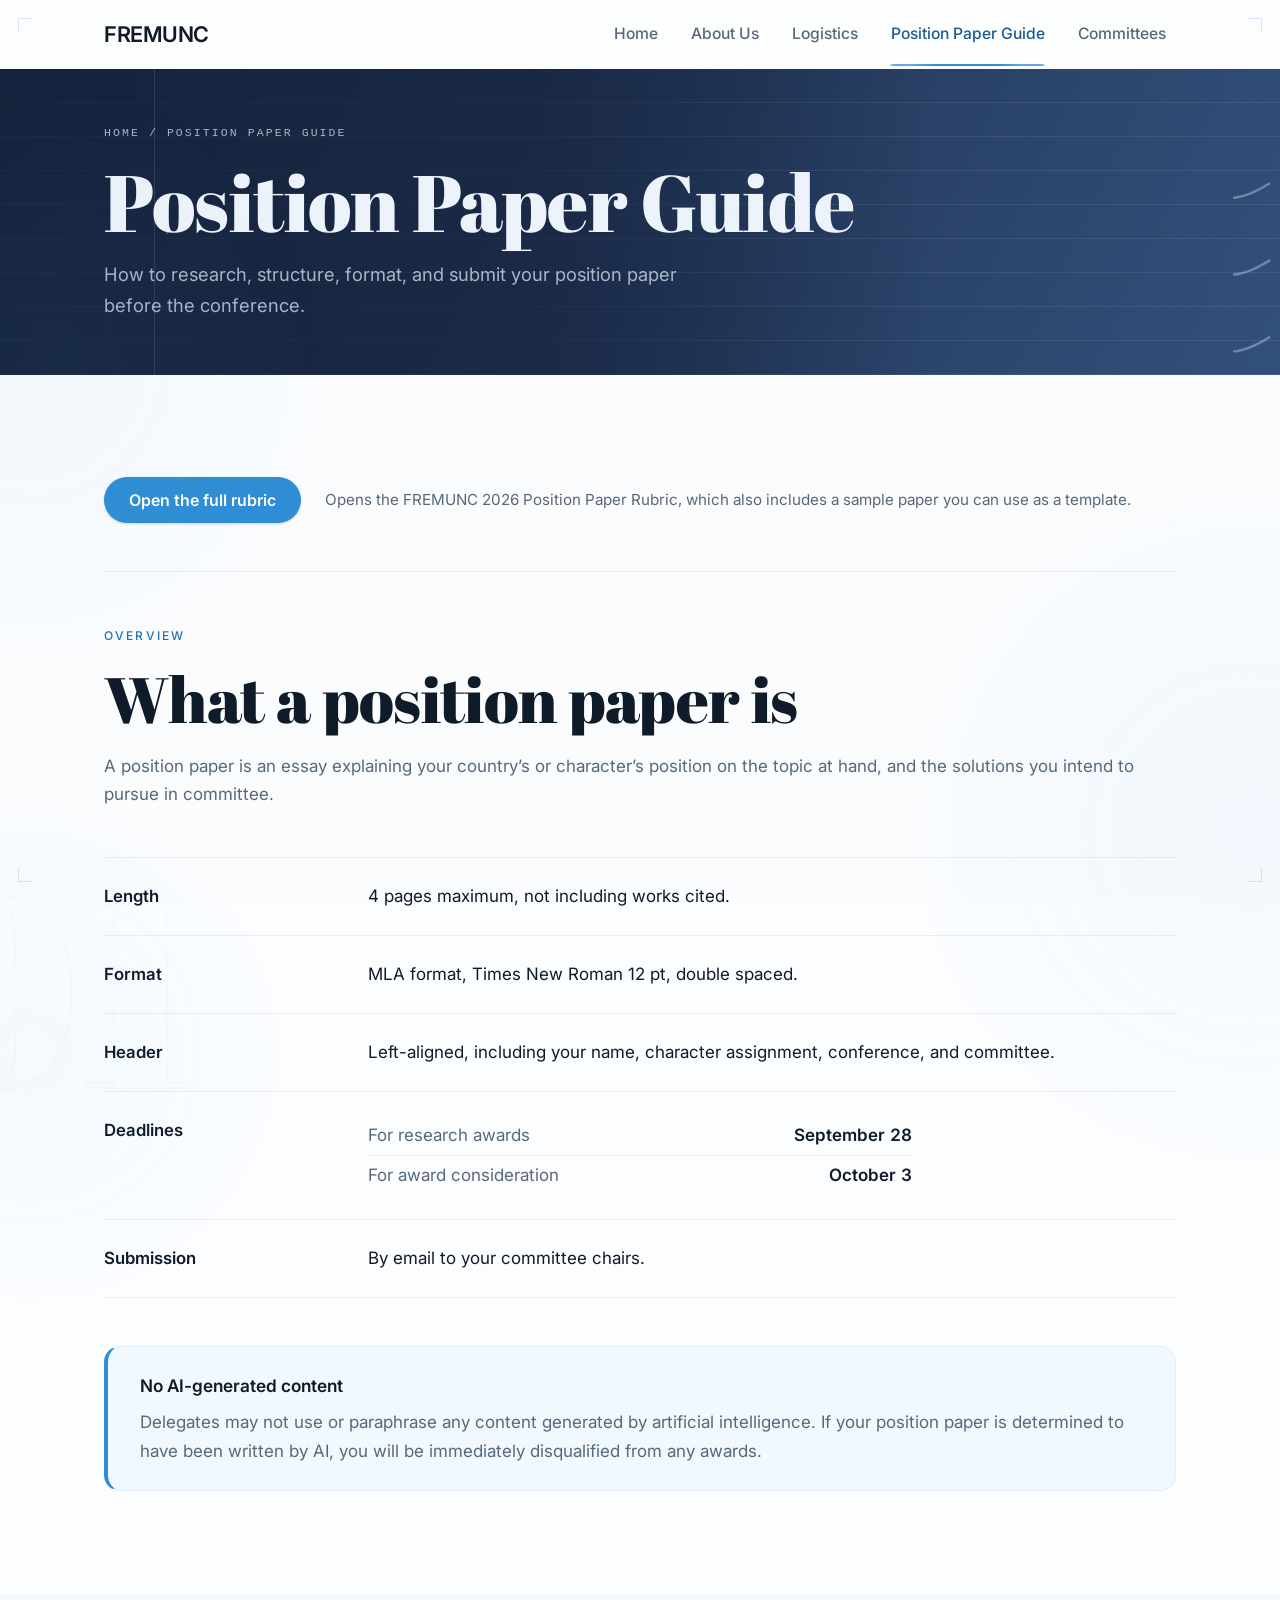
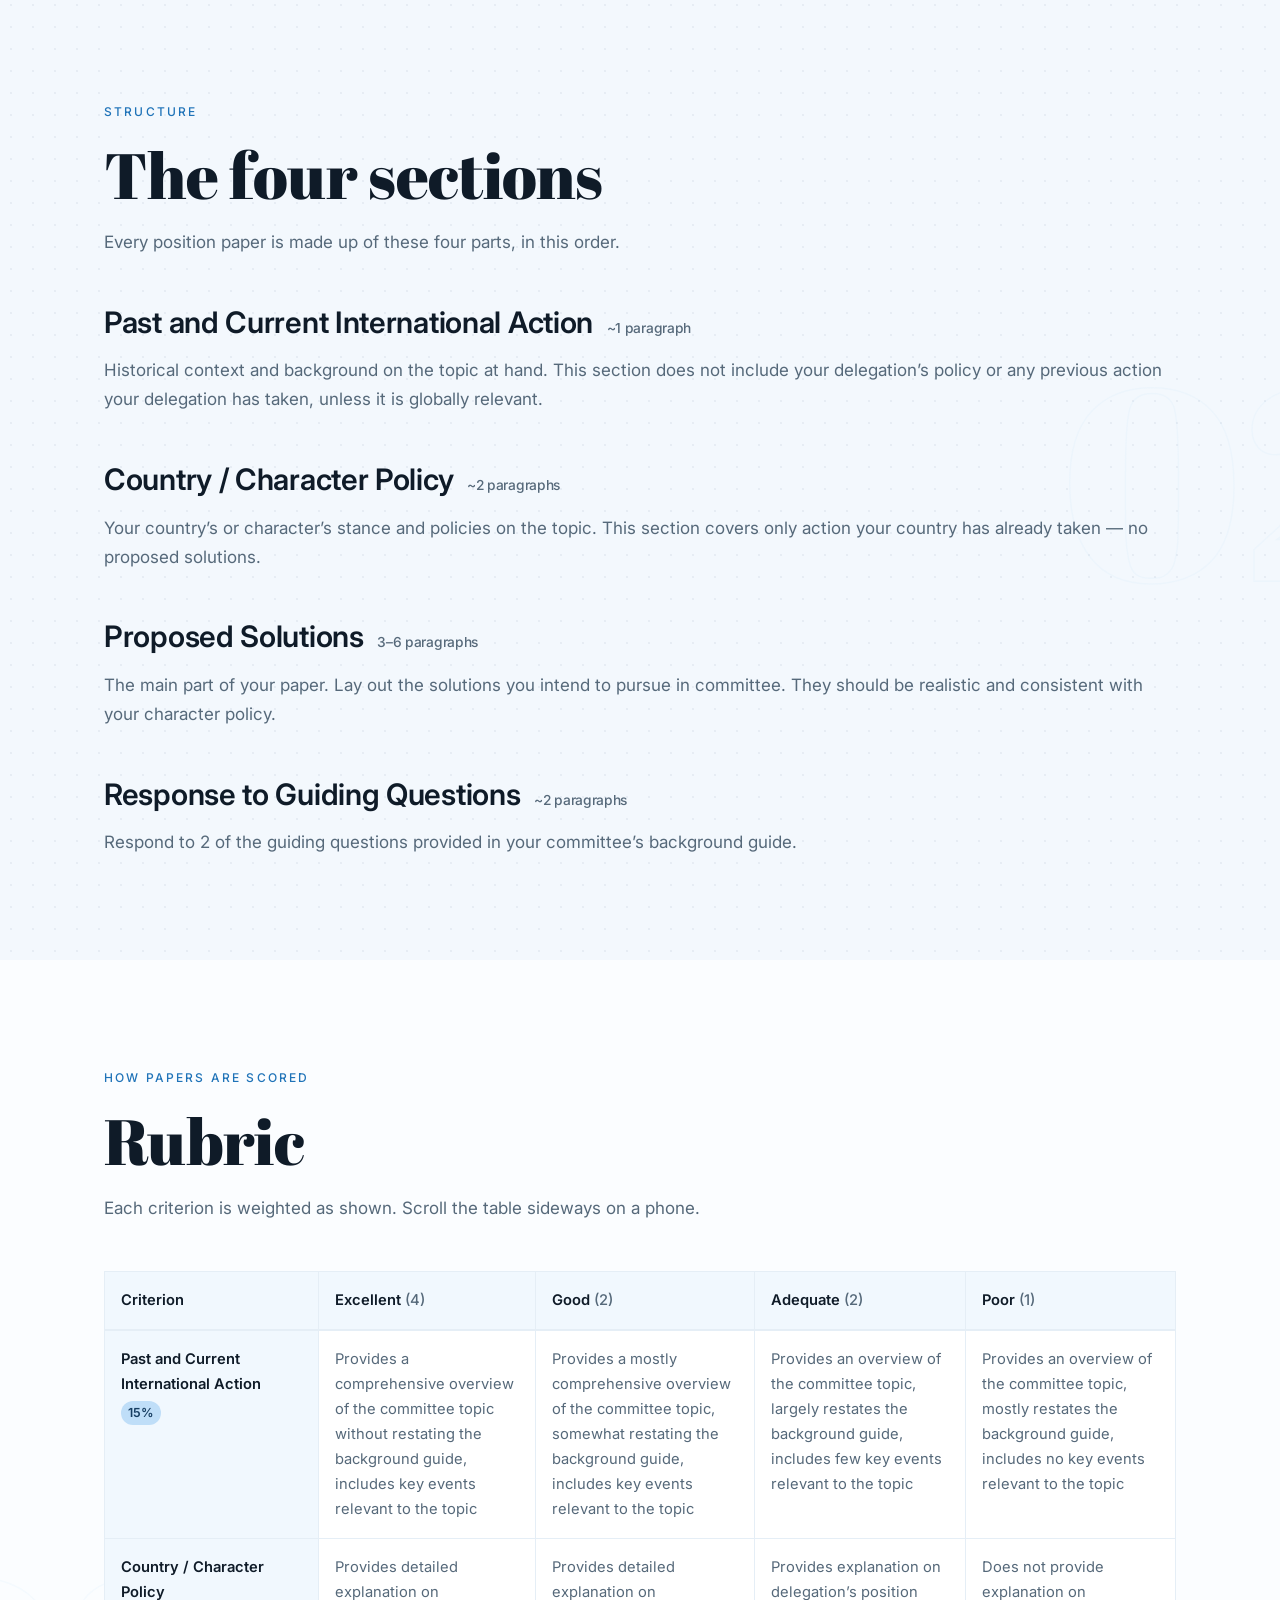
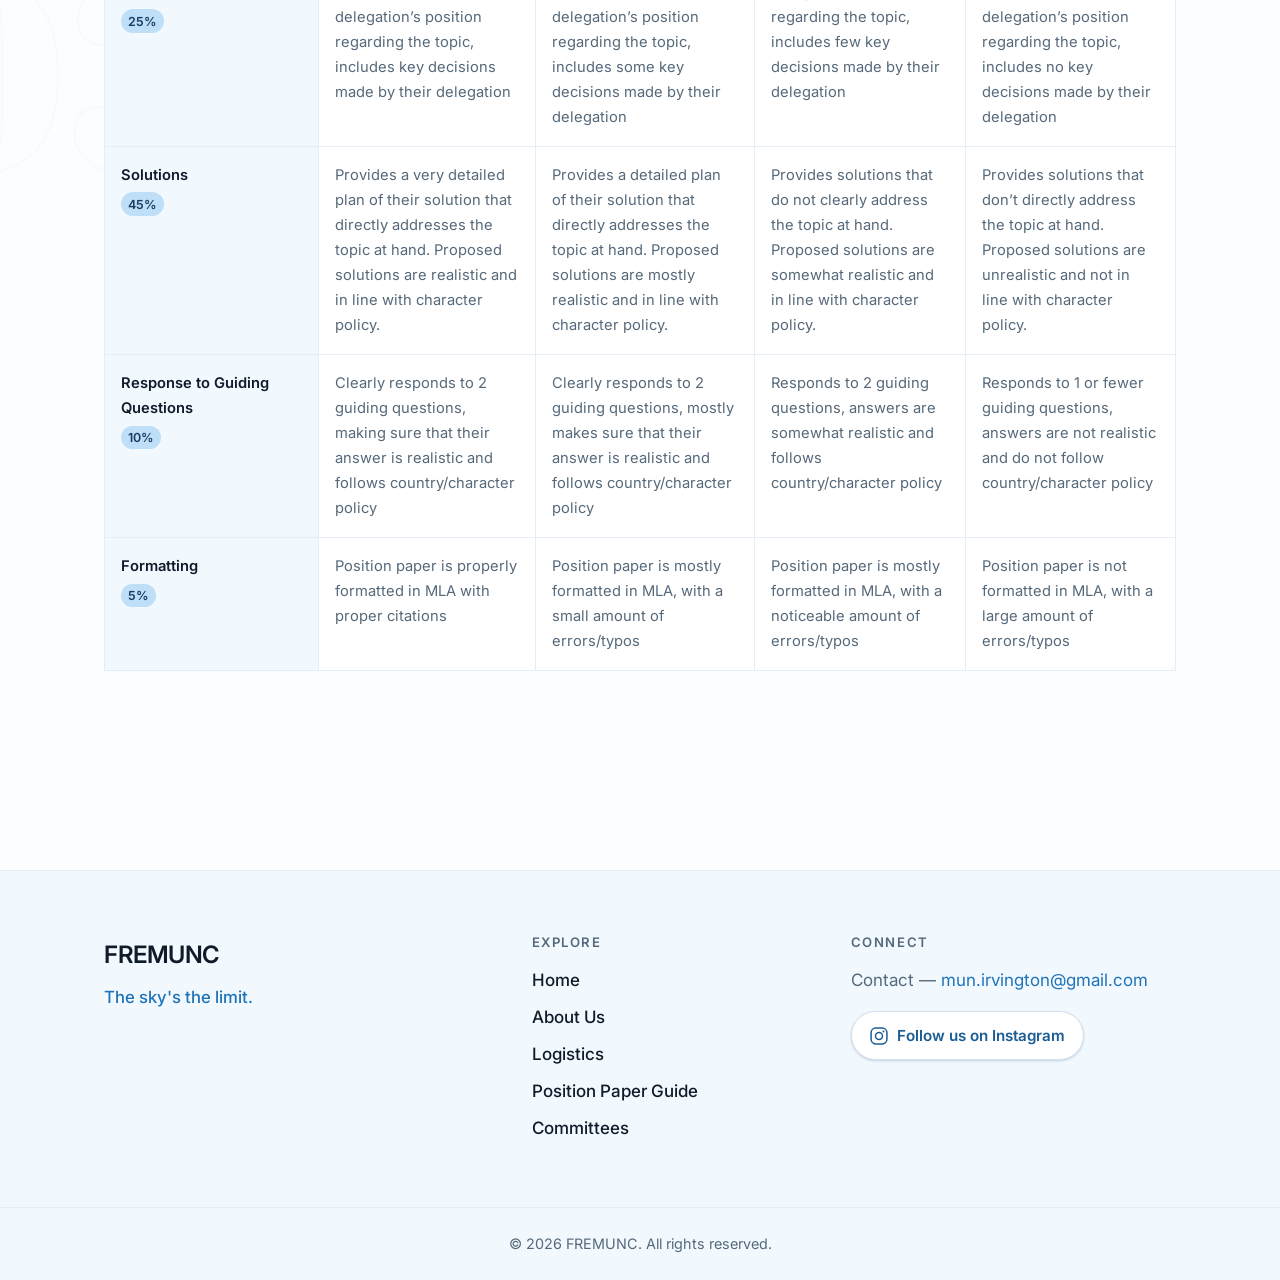
<file: position-paper-guide.html>
<!DOCTYPE html>
<html lang="en">
<head>
  <meta charset="UTF-8">
  <meta name="viewport" content="width=device-width, initial-scale=1.0">
  <title>FREMUNC — Position Paper Guide</title>
  <meta name="description" content="Position paper guide for FREMUNC — the fourth annual Model United Nations conference. The sky's the limit.">

  <!-- Fonts: Abril Fatface (display) + Inter (body) -->
  <link rel="preconnect" href="https://fonts.googleapis.com">
  <link rel="preconnect" href="https://fonts.gstatic.com" crossorigin>
  <link href="https://fonts.googleapis.com/css2?family=Abril+Fatface&family=Inter:wght@400;500;600&display=swap" rel="stylesheet">

  <link rel="stylesheet" href="css/styles.css?v=59">

  <!-- Progressive-enhancement flag: set before paint so scroll-reveal
       elements start hidden without a flash. -->
  <script>document.documentElement.classList.add('has-js');</script>
  <script src="js/main.js?v=59" defer></script>
</head>
<body>

  <!-- ============================ HEADER ============================ -->
  <header class="site-header" id="siteHeader">
    <div class="container header-inner">
      <a class="brand" href="index.html" aria-label="FREMUNC — home">
        <!-- Swap this text lockup for your logo when ready:
             <img src="assets/logo.png" alt="FREMUNC" class="brand-logo"> -->
        <span class="brand-lockup">FREMUNC</span>
      </a>

      <nav class="nav-desktop" aria-label="Primary">
        <a href="index.html">Home</a>
        <a href="about.html">About Us</a>
        <a href="logistics.html">Logistics</a>
        <a href="position-paper-guide.html" class="active" aria-current="page">Position Paper Guide</a>
        <a href="committees.html">Committees</a>
      </nav>

      <button class="nav-toggle" id="navToggle" aria-label="Open menu"
              aria-expanded="false" aria-controls="mobileMenu">
        <span class="nav-toggle-bar"></span>
        <span class="nav-toggle-bar"></span>
        <span class="nav-toggle-bar"></span>
      </button>
    </div>
  </header>

  <!-- Full-screen mobile overlay menu -->
  <div class="mobile-menu" id="mobileMenu" aria-hidden="true">
    <nav class="mobile-nav" aria-label="Mobile">
      <a href="index.html">Home</a>
      <a href="about.html">About Us</a>
      <a href="logistics.html">Logistics</a>
      <a href="position-paper-guide.html" class="active" aria-current="page">Position Paper Guide</a>
      <a href="committees.html">Committees</a>
    </nav>
  </div>

  <!-- ============================= MAIN ============================= -->
  <main>

    <!-- ================= ANIMATED BANNER (ruled paper) ============== -->
    <header class="page-banner page-banner--papers">
      <div class="page-banner-anim" aria-hidden="true">
        <div class="ruled-lines"></div>
        <div class="ruled-margin"></div>

        <!-- WRITING: a nib travels left to right along a ruled line, laying
             down a handwritten stroke behind it via stroke-dashoffset. The pen
             lifts and fades, the ink fades a beat later, and it restarts one
             line lower — three lines, then back to the top. -->
        <svg class="banner-write" viewBox="0 0 1200 400" preserveAspectRatio="xMidYMid slice" focusable="false">
        <g class="write-line" style="--d:0s" transform="translate(648 168)">
          <path class="write-ink" d="M0 0 c 26 -20 52 18 78 0 s 46 -26 74 -8 s 40 26 70 8 s 52 -24 82 -6 s 44 24 76 4 s 50 -22 84 -4 s 46 22 78 2"/>
          <g class="write-pen">
            <path class="pen-nib" d="M0 -13 l6 11 -6 5 -6 -5 z"/>
            <path class="pen-body" d="M0 -13 l0 -17"/>
          </g>
        </g>
        <g class="write-line" style="--d:4s" transform="translate(648 240)">
          <path class="write-ink" d="M0 0 c 26 -20 52 18 78 0 s 46 -26 74 -8 s 40 26 70 8 s 52 -24 82 -6 s 44 24 76 4 s 50 -22 84 -4 s 46 22 78 2"/>
          <g class="write-pen">
            <path class="pen-nib" d="M0 -13 l6 11 -6 5 -6 -5 z"/>
            <path class="pen-body" d="M0 -13 l0 -17"/>
          </g>
        </g>
        <g class="write-line" style="--d:8s" transform="translate(648 312)">
          <path class="write-ink" d="M0 0 c 26 -20 52 18 78 0 s 46 -26 74 -8 s 40 26 70 8 s 52 -24 82 -6 s 44 24 76 4 s 50 -22 84 -4 s 46 22 78 2"/>
          <g class="write-pen">
            <path class="pen-nib" d="M0 -13 l6 11 -6 5 -6 -5 z"/>
            <path class="pen-body" d="M0 -13 l0 -17"/>
          </g>
        </g>
        </svg>

        <span class="ruled-cursor"></span>
      </div>
      <div class="container page-banner-inner">
        <p class="page-banner-crumb">Home / Position Paper Guide</p>
        <h1 class="page-banner-title">Position Paper Guide</h1>
        <p class="page-banner-subhead">How to research, structure, format, and submit your position paper before the conference.</p>
      </div>
    </header>

    <!-- ==================== POSITION PAPER GUIDE ====================== -->
    <!-- Content mirrors the FREMUNC 2026 Position Paper Rubric doc; the button
         at the top links out to that doc for the full version + sample paper. -->
    <section class="section" aria-labelledby="ppg-overview-heading">
      <div class="container">

        <div class="ppg-actions">
          <a class="btn-primary" href="https://docs.google.com/document/d/1ZCiz1EuIDT3zCZxrDWPE7IIGmmVxY0EPJUkd-HxvWtg/view"
             target="_blank" rel="noopener noreferrer">Open the full rubric</a>
          <p class="ppg-actions-note">
            Opens the FREMUNC 2026 Position Paper Rubric, which also includes a
            sample paper you can use as a template.
          </p>
        </div>

        <div class="section-head">
          <p class="eyebrow">Overview</p>
          <h2 id="ppg-overview-heading">What a position paper is</h2>
          <p>
            A position paper is an essay explaining your country&rsquo;s or character&rsquo;s
            position on the topic at hand, and the solutions you intend to pursue in
            committee.
          </p>
        </div>

        <dl class="info-list">
          <div class="info-item">
            <dt class="info-term">Length</dt>
            <dd>4 pages maximum, not including works cited.</dd>
          </div>
          <div class="info-item">
            <dt class="info-term">Format</dt>
            <dd>MLA format, Times New Roman 12 pt, double spaced.</dd>
          </div>
          <div class="info-item">
            <dt class="info-term">Header</dt>
            <dd>Left-aligned, including your name, character assignment, conference, and committee.</dd>
          </div>
          <div class="info-item">
            <dt class="info-term">Deadlines</dt>
            <dd>
              <span class="fee-row"><span class="fee-label">For research awards</span> <span class="fee-price">September 28</span></span>
              <span class="fee-row"><span class="fee-label">For award consideration</span> <span class="fee-price">October 3</span></span>
            </dd>
          </div>
          <div class="info-item">
            <dt class="info-term">Submission</dt>
            <dd>By email to your committee chairs.</dd>
          </div>
        </dl>

        <div class="callout ppg-ai-callout">
          <p class="callout-title">No AI-generated content</p>
          <p>
            Delegates may not use or paraphrase any content generated by artificial
            intelligence. If your position paper is determined to have been written by AI,
            you will be immediately disqualified from any awards.
          </p>
        </div>
      </div>
    </section>

    <!-- ========================= THE FOUR SECTIONS ===================== -->
    <section class="section section-alt" aria-labelledby="ppg-structure-heading">
      <div class="container">
        <div class="section-head">
          <p class="eyebrow">Structure</p>
          <h2 id="ppg-structure-heading">The four sections</h2>
          <p>Every position paper is made up of these four parts, in this order.</p>
        </div>
          <div class="guide-part">
            <h3>Past and Current International Action <span class="guide-len">~1 paragraph</span></h3>
            <p>Historical context and background on the topic at hand. This section does not include your delegation&rsquo;s policy or any previous action your delegation has taken, unless it is globally relevant.</p>
          </div>
          <div class="guide-part">
            <h3>Country / Character Policy <span class="guide-len">~2 paragraphs</span></h3>
            <p>Your country&rsquo;s or character&rsquo;s stance and policies on the topic. This section covers only action your country has already taken &mdash; no proposed solutions.</p>
          </div>
          <div class="guide-part">
            <h3>Proposed Solutions <span class="guide-len">3&ndash;6 paragraphs</span></h3>
            <p>The main part of your paper. Lay out the solutions you intend to pursue in committee. They should be realistic and consistent with your character policy.</p>
          </div>
          <div class="guide-part">
            <h3>Response to Guiding Questions <span class="guide-len">~2 paragraphs</span></h3>
            <p>Respond to 2 of the guiding questions provided in your committee&rsquo;s background guide.</p>
          </div>
      </div>
    </section>

    <!-- ============================= RUBRIC ============================ -->
    <section class="section" aria-labelledby="ppg-rubric-heading">
      <div class="container">
        <div class="section-head">
          <p class="eyebrow">How papers are scored</p>
          <h2 id="ppg-rubric-heading">Rubric</h2>
          <p>Each criterion is weighted as shown. Scroll the table sideways on a phone.</p>
        </div>

        <div class="rubric-scroll">
          <table class="rubric">
            <caption class="visually-hidden">FREMUNC 2026 position paper rubric</caption>
            <thead>
              <tr>
                <th scope="col">Criterion</th>
                <th scope="col">Excellent <span class="rubric-pts">(4)</span></th>
                <th scope="col">Good <span class="rubric-pts">(2)</span></th>
                <th scope="col">Adequate <span class="rubric-pts">(2)</span></th>
                <th scope="col">Poor <span class="rubric-pts">(1)</span></th>
              </tr>
            </thead>
            <tbody>
              <tr>
                <th scope="row"><span class="rubric-crit">Past and Current International Action</span><span class="rubric-weight">15%</span></th>
                <td>Provides a comprehensive overview of the committee topic without restating the background guide, includes key events relevant to the topic</td>
                <td>Provides a mostly comprehensive overview of the committee topic, somewhat restating the background guide, includes key events relevant to the topic</td>
                <td>Provides an overview of the committee topic, largely restates the background guide, includes few key events relevant to the topic</td>
                <td>Provides an overview of the committee topic, mostly restates the background guide, includes no key events relevant to the topic</td>
              </tr>
              <tr>
                <th scope="row"><span class="rubric-crit">Country / Character Policy</span><span class="rubric-weight">25%</span></th>
                <td>Provides detailed explanation on delegation&rsquo;s position regarding the topic, includes key decisions made by their delegation</td>
                <td>Provides detailed explanation on delegation&rsquo;s position regarding the topic, includes some key decisions made by their delegation</td>
                <td>Provides explanation on delegation&rsquo;s position regarding the topic, includes few key decisions made by their delegation</td>
                <td>Does not provide explanation on delegation&rsquo;s position regarding the topic, includes no key decisions made by their delegation</td>
              </tr>
              <tr>
                <th scope="row"><span class="rubric-crit">Solutions</span><span class="rubric-weight">45%</span></th>
                <td>Provides a very detailed plan of their solution that directly addresses the topic at hand. Proposed solutions are realistic and in line with character policy.</td>
                <td>Provides a detailed plan of their solution that directly addresses the topic at hand. Proposed solutions are mostly realistic and in line with character policy.</td>
                <td>Provides solutions that do not clearly address the topic at hand. Proposed solutions are somewhat realistic and in line with character policy.</td>
                <td>Provides solutions that don&rsquo;t directly address the topic at hand. Proposed solutions are unrealistic and not in line with character policy.</td>
              </tr>
              <tr>
                <th scope="row"><span class="rubric-crit">Response to Guiding Questions</span><span class="rubric-weight">10%</span></th>
                <td>Clearly responds to 2 guiding questions, making sure that their answer is realistic and follows country/character policy</td>
                <td>Clearly responds to 2 guiding questions, mostly makes sure that their answer is realistic and follows country/character policy</td>
                <td>Responds to 2 guiding questions, answers are somewhat realistic and follows country/character policy</td>
                <td>Responds to 1 or fewer guiding questions, answers are not realistic and do not follow country/character policy</td>
              </tr>
              <tr>
                <th scope="row"><span class="rubric-crit">Formatting</span><span class="rubric-weight">5%</span></th>
                <td>Position paper is properly formatted in MLA with proper citations</td>
                <td>Position paper is mostly formatted in MLA, with a small amount of errors/typos</td>
                <td>Position paper is mostly formatted in MLA, with a noticeable amount of errors/typos</td>
                <td>Position paper is not formatted in MLA, with a large amount of errors/typos</td>
              </tr>
            </tbody>
          </table>
        </div>
      </div>
    </section>

  </main>

  <!-- ============================ FOOTER ============================ -->
  <footer class="site-footer">
    <div class="container footer-grid">
      <div class="footer-col">
        <p class="footer-brand-name">FREMUNC</p>
        <p class="footer-tagline">The sky's the limit.</p>
      </div>

      <div class="footer-col">
        <h4>Explore</h4>
        <ul class="footer-links">
          <li><a href="index.html">Home</a></li>
          <li><a href="about.html">About Us</a></li>
          <li><a href="logistics.html">Logistics</a></li>
          <li><a href="position-paper-guide.html">Position Paper Guide</a></li>
          <li><a href="committees.html">Committees</a></li>
        </ul>
      </div>

      <div class="footer-col">
        <h4>Connect</h4>
        <p class="footer-contact">Contact — <a href="mailto:mun.irvington@gmail.com">mun.irvington@gmail.com</a></p>
        <!-- Paste the real Instagram URL/handle into href below
             (e.g. https://instagram.com/fremunc). -->
        <a class="btn-instagram" href="https://www.instagram.com/irvingtonmun/" target="_blank" rel="noopener noreferrer" aria-label="Follow FREMUNC on Instagram">
          <svg viewBox="0 0 24 24" fill="none" aria-hidden="true">
            <rect x="2.5" y="2.5" width="19" height="19" rx="5.5"
                  stroke="currentColor" stroke-width="1.8"/>
            <circle cx="12" cy="12" r="4.2" stroke="currentColor" stroke-width="1.8"/>
            <circle cx="17.4" cy="6.6" r="1.2" fill="currentColor"/>
          </svg>
          Follow us on Instagram
        </a>
      </div>
    </div>

    <div class="footer-bottom">
      <div class="container">
        <p>&copy; 2026 FREMUNC. All rights reserved.</p>
      </div>
    </div>
  </footer>

</body>
</html>
</file>
<file: css/styles.css>
/* ==========================================================================
   FREMUNC II — shared stylesheet
   All colors, spacing, radii, and shadows are defined as custom properties in
   :root. The rest of the stylesheet references them via var() — no hardcoded
   hex values live outside this block.
   ========================================================================== */

/* Fonts (Abril Fatface display + Inter body) are loaded via a single Google
   Fonts <link> with preconnect in each page's <head>. */

:root {
  /* --- Light-blue scale (primary accent ≈ --blue-500, a soft sky blue) --- */
  --blue-50:  #f1f8fe;
  --blue-100: #e2f0fc;
  --blue-200: #bfdef8;
  --blue-300: #8fc8f0;
  --blue-400: #57abe4;
  --blue-500: #2f8fd6;   /* primary */
  --blue-600: #1f73b8;
  --blue-700: #1b5c93;
  --blue-800: #1a4c78;
  --blue-900: #163d61;

  /* --- Neutrals & surfaces --- */
  --ink:    #0f1b28;      /* near-black text (cool tint) */
  --muted:  #56697a;      /* gray body / secondary text */
  --bg:     #fbfdff;      /* page background: white w/ faint blue tint */
  --surface: #ffffff;     /* cards, header */
  --surface-alt: var(--blue-50);

  /* --- Altitude scale: the page climbs from dusk (top) to haze (bottom) --- */
  --sky-dusk: #16233d;    /* deep indigo-blue */
  --sky-mid:  #33507c;    /* mid sky */
  --sky-pale: #d6e6f6;    /* pale sky */
  --sky-haze: #f3f8fd;    /* near-white blue tint */
  --sky-glint: #cfe0f5;   /* light accent used on dusk backgrounds */
  --sky-dusk-2: #223a5e;  /* mid-dusk gradient stop */
  --on-dusk:         #eef4fb;                 /* primary text on dusk */
  --on-dusk-muted:   rgba(226, 238, 251, 0.72);
  --on-dusk-faint:   rgba(226, 238, 251, 0.52);
  --on-dusk-border:  rgba(233, 242, 251, 0.18);
  --on-dusk-border-strong: rgba(233, 242, 251, 0.40);
  --on-dusk-surface: rgba(233, 242, 251, 0.08);

  /* --- Texture --- */
  --dot-color:     rgba(22, 61, 97, 0.06);
  --contour-color: rgba(22, 61, 97, 0.045);
  --glow-blue:     rgba(87, 171, 228, 0.28);
  --glow-dusk:     rgba(120, 172, 226, 0.22);
  --glow-dusk-hi:  rgba(120, 175, 230, 0.20);
  --glow-dusk-lo:  rgba(150, 196, 240, 0.20);
  --cloud:         rgba(228, 239, 252, 0.55);  /* soft cloud fill */
  --shimmer:       rgba(255, 255, 255, 0.5);    /* empty-state shimmer sweep */
  --map-tint:      rgba(47, 143, 214, 0.08);     /* faint tint over the map on hover */
  --banner-scrim:  rgba(22, 35, 61, 0.68);       /* darkens the text side of inner banners */
  /* Hero photo legibility stack — tuned so white copy clears AA even over a
     worst-case pure-white photo frame (see the contrast note in styles). */
  --hero-scrim-1:  rgba(9, 17, 32, 0.90);
  --hero-scrim-2:  rgba(11, 21, 38, 0.66);
  --hero-scrim-3:  rgba(13, 24, 43, 0.30);
  --hero-veil-1:   rgba(8, 16, 30, 0.80);
  --hero-veil-2:   rgba(9, 18, 33, 0.46);
  --rail-line:     rgba(120, 172, 226, 0.30);     /* corner registration marks */
  --art-fade:      rgba(255, 255, 255, 0.72);     /* committee art -> card fade */

  /* --- Section vertical rhythm (varied, not uniform) --- */
  --section-pad:    clamp(4.5rem, 8vw, 8rem);
  --section-pad-sm: clamp(3rem, 5vw, 5rem);
  --section-pad-lg: clamp(6rem, 11vw, 10rem);

  /* Borders */
  --border:        #e5eef6;
  --border-strong: #d3e2ef;

  /* Translucent / overlay layers (kept here so the rest of the CSS stays
     hex-free even where alpha is required) */
  --header-bg:  rgba(255, 255, 255, 0.72);
  --overlay-bg: rgba(247, 251, 255, 0.96);
  --ring:       rgba(47, 143, 214, 0.35);
  --shadow-color: rgba(22, 61, 97, 0.10);
  --shadow-color-strong: rgba(22, 61, 97, 0.16);

  /* Hero gradient-mesh blobs. --mesh-fade is the same hue at zero alpha so
     gradients fade out cleanly instead of drifting toward gray. */
  --mesh-1: rgba(143, 200, 240, 0.50);
  --mesh-2: rgba(191, 222, 248, 0.62);
  --mesh-3: rgba(226, 240, 252, 0.85);
  --mesh-fade: rgba(226, 240, 252, 0);

  /* --- Radii --- */
  --radius-sm:   10px;
  --radius:      16px;
  --radius-lg:   22px;
  --radius-pill: 999px;

  /* --- Shadows --- */
  --shadow-sm: 0 1px 2px var(--shadow-color), 0 1px 3px var(--shadow-color);
  --shadow-md: 0 12px 32px -8px var(--shadow-color-strong),
               0 4px 10px -4px var(--shadow-color);

  /* --- Layout --- */
  --max-width: 1120px;

  /* --- Spacing scale --- */
  --space-3xs: 0.25rem;
  --space-2xs: 0.5rem;
  --space-xs:  0.75rem;
  --space-sm:  1rem;
  --space-md:  1.5rem;
  --space-lg:  2rem;
  --space-xl:  3rem;
  --space-2xl: 4rem;
  --space-3xl: 6rem;

  /* --- Type families --- */
  --font-display: 'Abril Fatface', Georgia, serif;
  --font-body: 'Inter', system-ui, sans-serif;
  --font-mono: ui-monospace, "SFMono-Regular", "SF Mono", Menlo, Consolas, monospace;

  /* --- Motion --- */
  --ease: cubic-bezier(0.22, 1, 0.36, 1);
  --header-h: 68px;
}

/* ==========================================================================
   Reset & base
   ========================================================================== */

*,
*::before,
*::after { box-sizing: border-box; }

* { margin: 0; }

html {
  scroll-behavior: smooth;
  scroll-padding-top: calc(var(--header-h) + var(--space-md));
  -webkit-text-size-adjust: 100%;
}

body {
  font-family: var(--font-body);
  color: var(--ink);
  background-color: var(--bg);
  line-height: 1.7;
  font-size: 1.0625rem;
  -webkit-font-smoothing: antialiased;
  text-rendering: optimizeLegibility;
  min-height: 100vh;
  display: flex;
  flex-direction: column;
}

main { flex: 1 0 auto; }

img,
svg { display: block; max-width: 100%; }

[hidden] { display: none !important; }

a { color: var(--blue-600); text-decoration: none; }
a:hover { color: var(--blue-700); }

:focus-visible {
  outline: 3px solid var(--ring);
  outline-offset: 2px;
  border-radius: var(--radius-sm);
}

/* ==========================================================================
   Typography
   ========================================================================== */

h1, h2, h3, h4 {
  color: var(--ink);
  text-wrap: balance;
}

/* Display face: Abril Fatface — one weight, no italic. Keep it explicit so the
   browser never synthesizes a faux bold/italic, and use gentle tracking. */
h1, h2 {
  font-family: var(--font-display);
  font-weight: 400;
  font-style: normal;
  letter-spacing: -0.01em;
}
h1 {
  font-size: clamp(2.75rem, 6vw, 4.5rem);
  line-height: 1.05;
}
h2 {
  font-size: clamp(2.25rem, 5vw, 4rem);
  line-height: 1.15;
}

/* Sub-headings stay Inter (they sit under the ~24px display threshold). */
h3, h4 {
  font-family: var(--font-body);
  font-weight: 600;
  letter-spacing: -0.01em;
  line-height: 1.2;
}
h3 { font-size: clamp(1.35rem, 1.05rem + 1vw, 1.9rem); }
h4 { font-size: 1.2rem; }

p { color: var(--muted); }
p + p { margin-top: var(--space-sm); }

strong { color: var(--ink); font-weight: 600; }

::selection {
  background: var(--blue-200);
  color: var(--blue-900);
}

/* ==========================================================================
   Layout utilities
   ========================================================================== */

.container {
  width: 100%;
  max-width: var(--max-width);
  margin-inline: auto;
  padding-inline: var(--space-md);
}

.section {
  padding-block: clamp(var(--space-2xl), 3vw + 2rem, var(--space-3xl));
}

.section-alt { background: var(--surface-alt); }

.eyebrow {
  display: inline-block;
  font-family: var(--font-body);
  font-style: normal;
  font-weight: 500;
  font-size: 0.75rem;
  letter-spacing: 0.18em;
  text-transform: uppercase;
  color: var(--blue-600);
  margin-bottom: var(--space-sm);
}

.grid-2,
.grid-3,
.grid-4 {
  display: grid;
  gap: var(--space-lg);
}
.grid-2 { grid-template-columns: repeat(2, 1fr); }
.grid-3 { grid-template-columns: repeat(3, 1fr); }
.grid-4 { grid-template-columns: repeat(4, 1fr); }

/* Auto-fitting grid for card sets whose count may change (committees). */
.grid-auto {
  display: grid;
  gap: var(--space-lg);
  grid-template-columns: repeat(auto-fit, minmax(280px, 1fr));
}

/* .grid-3 steps 3 -> 2 -> 1 so tablets don't jump straight to a single column. */
@media (max-width: 900px) {
  .grid-3 { grid-template-columns: repeat(2, 1fr); }
}
@media (max-width: 820px) {
  .grid-2 { grid-template-columns: 1fr; }
}
@media (max-width: 620px) {
  .grid-3 { grid-template-columns: 1fr; }
}

/* ==========================================================================
   Buttons
   ========================================================================== */

.btn-primary,
.btn-secondary {
  display: inline-flex;
  align-items: center;
  justify-content: center;
  gap: var(--space-2xs);
  font-family: var(--font-body);
  font-weight: 600;
  font-size: 1rem;
  line-height: 1;
  padding: 0.85em 1.5em;
  border-radius: var(--radius-pill);
  border: 1.5px solid transparent;
  cursor: pointer;
  position: relative;
  /* magnetic offset (--bx/--by from main.js) + hover lift (--lift) */
  transform: translate(var(--bx, 0px), var(--by, 0px)) translateY(var(--lift, 0px));
  transition: transform 0.4s var(--ease), box-shadow 0.3s var(--ease),
              background-color 0.2s var(--ease), color 0.2s var(--ease),
              border-color 0.2s var(--ease);
}

.btn-primary {
  background: var(--blue-500);
  color: var(--surface);
  box-shadow: var(--shadow-sm);
}
.btn-primary:hover {
  background: var(--blue-600);
  color: var(--surface);
  box-shadow: var(--shadow-md);
}

.btn-secondary {
  background: var(--surface);
  color: var(--blue-700);
  border-color: var(--border-strong);
}
.btn-secondary:hover {
  border-color: var(--blue-400);
  color: var(--blue-700);
  box-shadow: var(--shadow-sm);
}

/* ==========================================================================
   Card
   ========================================================================== */

.card {
  background: var(--surface);
  border: 1px solid var(--border);
  border-radius: var(--radius);
  padding: var(--space-lg);
  box-shadow: var(--shadow-sm);
  transition: transform 0.2s var(--ease), box-shadow 0.2s var(--ease),
              border-color 0.2s var(--ease);
}
.card:hover {
  transform: translateY(-4px);
  box-shadow: var(--shadow-md);
  border-color: var(--border-strong);
}
.card > * + * { margin-top: var(--space-sm); }

/* ==========================================================================
   Header / primary nav
   ========================================================================== */

.site-header {
  position: sticky;
  top: 0;
  /* Sits ABOVE .mobile-menu (z-index 60) so the toggle stays visible and
     tappable — as an X — while the overlay is open. */
  z-index: 70;
  background: var(--header-bg);
  -webkit-backdrop-filter: saturate(180%) blur(14px);
  backdrop-filter: saturate(180%) blur(14px);
  border-bottom: 1px solid transparent;
  transition: border-color 0.25s var(--ease), box-shadow 0.25s var(--ease);
}
/* Border + subtle shadow only appear once the page is scrolled. */
.site-header.scrolled {
  border-bottom-color: var(--border);
  box-shadow: 0 1px 0 var(--border), var(--shadow-sm);
}

.header-inner {
  display: flex;
  align-items: center;
  justify-content: space-between;
  gap: var(--space-md);
  min-height: var(--header-h);
}

/* Brand / logo lockup */
.brand {
  display: inline-flex;
  align-items: center;
  gap: var(--space-2xs);
  color: var(--ink);
  font-family: var(--font-body);
  font-weight: 600;
  font-size: 1.35rem;
  letter-spacing: -0.02em;
}
.brand:hover { color: var(--ink); }
/* .brand-logo { height: 34px; width: auto; }  <-- for the swapped-in <img> */
.brand-mark {
  color: var(--blue-500);
}

/* Desktop nav */
.nav-desktop {
  display: flex;
  align-items: center;
  gap: var(--space-xs);
}
.nav-desktop a {
  position: relative;
  color: var(--muted);
  font-family: var(--font-body);
  font-weight: 500;
  font-size: 0.98rem;
  padding: 0.4rem 0.65rem;
  border-radius: var(--radius-sm);
  transition: color 0.18s var(--ease), background-color 0.18s var(--ease);
}
.nav-desktop a:hover { color: var(--ink); background: var(--blue-50); }

/* Active page link colour (the underline is the shared sliding .nav-indicator,
   created and positioned in main.js). */
.nav-desktop a.active { color: var(--blue-700); }

/* Hamburger toggle (hidden on desktop) */
.nav-toggle {
  display: none;
  flex-direction: column;
  justify-content: center;
  gap: 5px;
  width: 44px;
  height: 44px;
  padding: 0;
  border: 1px solid var(--border);
  border-radius: var(--radius-sm);
  background: var(--surface);
  cursor: pointer;
}
.nav-toggle-bar {
  display: block;
  width: 20px;
  height: 2px;
  margin-inline: auto;
  border-radius: var(--radius-pill);
  background: var(--ink);
  transition: transform 0.28s var(--ease), opacity 0.2s var(--ease);
}

/* ==========================================================================
   Mobile full-screen overlay menu
   ========================================================================== */

.mobile-menu {
  position: fixed;
  inset: 0;
  z-index: 60;
  display: flex;
  align-items: center;
  justify-content: center;
  background: var(--overlay-bg);
  -webkit-backdrop-filter: blur(16px);
  backdrop-filter: blur(16px);
  opacity: 0;
  visibility: hidden;
  transform: translateY(-8px);
  transition: opacity 0.28s var(--ease), transform 0.28s var(--ease),
              visibility 0s linear 0.28s;
}
.mobile-menu.open {
  opacity: 1;
  visibility: visible;
  transform: translateY(0);
  transition: opacity 0.28s var(--ease), transform 0.28s var(--ease),
              visibility 0s;
}

.mobile-nav {
  display: flex;
  flex-direction: column;
  align-items: center;
  gap: var(--space-md);
  text-align: center;
}
.mobile-nav a {
  font-family: var(--font-body);
  font-weight: 600;
  font-size: clamp(1.5rem, 1.2rem + 2vw, 2.25rem);
  letter-spacing: -0.02em;
  color: var(--ink);
}
.mobile-nav a:hover,
.mobile-nav a.active { color: var(--blue-600); }

/* Body scroll lock while the overlay is open */
body.menu-open { overflow: hidden; }

/* Animate hamburger into an X while open */
body.menu-open .nav-toggle-bar:nth-child(1) { transform: translateY(7px) rotate(45deg); }
body.menu-open .nav-toggle-bar:nth-child(2) { opacity: 0; }
body.menu-open .nav-toggle-bar:nth-child(3) { transform: translateY(-7px) rotate(-45deg); }

/* Breakpoint: collapse to hamburger below 900px */
@media (max-width: 900px) {
  .nav-desktop { display: none; }
  .nav-toggle { display: flex; }
}
@media (min-width: 901px) {
  /* keep overlay closed / inert on desktop */
  .mobile-menu { display: none; }
}

/* ==========================================================================
   Footer
   ========================================================================== */

.site-footer {
  flex-shrink: 0;
  background: var(--surface-alt);
  border-top: 1px solid var(--border);
  margin-top: var(--space-3xl);
}

.footer-grid {
  display: grid;
  grid-template-columns: 1.4fr 1fr 1.2fr;
  gap: var(--space-xl);
  padding-block: var(--space-2xl);
}

.footer-brand-name {
  font-family: var(--font-body);
  font-weight: 600;
  font-size: 1.5rem;
  letter-spacing: -0.02em;
  color: var(--ink);
}
.footer-brand-name .brand-mark { color: var(--blue-500); }
.footer-tagline {
  margin-top: var(--space-2xs);
  color: var(--blue-600);
  font-style: normal;
  font-weight: 500;
}

.footer-col h4 {
  font-family: var(--font-body);
  font-size: 0.82rem;
  font-weight: 600;
  letter-spacing: 0.12em;
  text-transform: uppercase;
  color: var(--muted);
  margin-bottom: var(--space-sm);
}

.footer-links {
  list-style: none;
  padding: 0;
  display: flex;
  flex-direction: column;
  gap: var(--space-2xs);
}
.footer-links a {
  color: var(--ink);
  font-weight: 500;
}
.footer-links a:hover { color: var(--blue-600); }

.footer-contact { color: var(--muted); }

/* Instagram pill button */
.btn-instagram {
  display: inline-flex;
  align-items: center;
  gap: var(--space-2xs);
  margin-top: var(--space-sm);
  padding: 0.7em 1.15em;
  border-radius: var(--radius-pill);
  background: var(--surface);
  border: 1.5px solid var(--border-strong);
  color: var(--blue-700);
  font-family: var(--font-body);
  font-weight: 600;
  font-size: 0.95rem;
  box-shadow: var(--shadow-sm);
  transition: transform 0.18s var(--ease), box-shadow 0.18s var(--ease),
              border-color 0.18s var(--ease), color 0.18s var(--ease);
}
.btn-instagram:hover {
  color: var(--blue-700);
  border-color: var(--blue-400);
  transform: translateY(-3px);
  box-shadow: var(--shadow-md);
}
.btn-instagram svg {
  width: 20px;
  height: 20px;
  flex-shrink: 0;
}

/* Footer bottom bar */
.footer-bottom {
  border-top: 1px solid var(--border);
  padding-block: var(--space-md);
}
.footer-bottom p {
  color: var(--muted);
  font-size: 0.9rem;
  text-align: center;
}

@media (max-width: 820px) {
  .footer-grid {
    grid-template-columns: 1fr;
    gap: var(--space-xl);
  }
}

/* ==========================================================================
   Shared content helpers
   ========================================================================== */

/* Accessible heading that shouldn't be shown visually. */
.visually-hidden {
  position: absolute;
  width: 1px;
  height: 1px;
  padding: 0;
  overflow: hidden;
  clip: rect(0 0 0 0);
  clip-path: inset(50%);
  white-space: nowrap;
  border: 0;
}

.section-head { margin-bottom: var(--space-xl); }
.section-head p:not(.eyebrow) { margin-top: var(--space-sm); }
.section-head.center {
  text-align: center;
  max-width: 60ch;
  margin-inline: auto;
}

.lead {
  font-size: clamp(1.05rem, 0.98rem + 0.4vw, 1.2rem);
  max-width: 62ch;
}

/* Vertical rhythm helper for loose stacks of blocks. */
.stack > * + * { margin-top: var(--space-md); }

/* Numbered sub-parts within a section (e.g. the Structure breakdown). */
.guide-part + .guide-part { margin-top: var(--space-xl); }
.guide-part h3 { margin-bottom: var(--space-sm); }

/* Icons sitting inside buttons. */
.btn-primary svg,
.btn-secondary svg { width: 20px; height: 20px; }

/* Placeholder markers — every unfinished value uses one of these so the
   remaining TBDs are easy to spot. Delete the class once filled in. */
.tbd {
  color: var(--blue-600);
  font-weight: 600;
  text-decoration: underline dotted var(--blue-300);
  text-underline-offset: 3px;
}
.tbd-block {
  padding: var(--space-md);
  border: 1px dashed var(--border-strong);
  border-radius: var(--radius);
  background: var(--surface);
}

/* ==========================================================================
   HOME — hero (parallax sky + staggered entrance)
   ========================================================================== */

.hero {
  position: relative;
  isolation: isolate;
  overflow: hidden;
  min-height: calc(100vh - var(--header-h));
  min-height: calc(100svh - var(--header-h));
  display: flex;
  align-items: flex-end;
  /* The hero now sits on photographs, so the copy is light. */
  color: var(--on-dusk);
  /* Base layer + the fallback when there are no photos to show. */
  background: linear-gradient(160deg,
    var(--sky-dusk) 0%,
    var(--sky-dusk-2) 42%,
    var(--sky-mid) 100%);
}

/* ---- PHOTO SLIDESHOW background ----
   Slides are stacked absolutely and crossfaded by opacity; object-fit:cover
   keeps every aspect ratio filling the frame. Transform/opacity only. */
.hero-photos { position: absolute; inset: 0; z-index: 0; overflow: hidden; pointer-events: none; }
.hero-slide {
  position: absolute;
  inset: 0;
  width: 100%;
  height: 100%;
  max-width: none;              /* opt out of the global svg/img reset */
  object-fit: cover;
  object-position: center;
  opacity: 0;
  transition: opacity var(--fade-dur, 1500ms) linear;
  will-change: opacity, transform;
}
.hero-slide.is-active { opacity: 1; }
.hero-slide.is-broken { display: none; }
/* No photos loaded: hide the (empty) stage and let the hero gradient show. */
.hero--nophotos .hero-photos,
.hero--nophotos .hero-dots { display: none; }

/* ---- Legibility stack ----
   These two layers are what let white text sit on unpredictable photography.
   They are deliberately heavy: the target is AA against a WORST-CASE pure
   white frame, which makes the guarantee hold for any photo. */
.hero-scrim {
  position: absolute; inset: 0; z-index: 1; pointer-events: none;
  background: linear-gradient(135deg,
    var(--hero-scrim-1) 0%,
    var(--hero-scrim-2) 42%,
    var(--hero-scrim-3) 72%,
    transparent 100%);
}
.hero-vignette {
  position: absolute; inset: 0; z-index: 2; pointer-events: none;
  /* centred on the lower-left copy block */
  background: radial-gradient(105% 88% at 24% 82%,
    var(--hero-veil-1) 0%,
    var(--hero-veil-2) 46%,
    transparent 78%);
}
/* The main scrim clears at the bottom-right so the photo can breathe there,
   which leaves the rotated edge label stranded on bare image. This narrow
   right-edge wash keeps it legible without covering the photograph. */
.hero-scrim::after {
  content: "";
  position: absolute; inset: 0 0 0 auto; width: 120px;
  background: linear-gradient(270deg, var(--hero-scrim-1) 0%, transparent 100%);
}

/* ---- Slideshow dots, bottom-right ---- */
.hero-dots {
  position: absolute;
  right: clamp(var(--space-md), 4vw, var(--space-2xl));
  bottom: clamp(var(--space-md), 4vh, var(--space-xl));
  z-index: 4;
  display: flex;
  gap: var(--space-2xs);
}
.hero-dot {
  width: 9px; height: 9px; padding: 0;
  border-radius: 50%;
  border: 1px solid var(--on-dusk-border-strong);
  background: transparent;
  opacity: 0.45;
  cursor: pointer;
  transition: opacity 0.3s var(--ease), background-color 0.3s var(--ease);
}
.hero-dot.is-active { background: var(--on-dusk); opacity: 0.9; }
.hero-dots:hover .hero-dot { opacity: 0.8; }
.hero-dot:hover { opacity: 1; }
.hero-dot:focus-visible { outline: 2px solid var(--sky-glint); outline-offset: 3px; opacity: 1; }
@media (max-width: 560px) { .hero-dots { display: none; } }

/* ---- Content: lower-left, left-aligned ---- */
.hero-content {
  position: relative;
  z-index: 3;
  width: 100%;
  padding-block: clamp(var(--space-xl), 8vh, var(--space-3xl));
}
/* The hero eyebrow sits on the dark scrim over photography, so it takes the
   light accent rather than a blue that would sink into the image. */
.hero-eyebrow { margin-bottom: var(--space-sm); color: var(--sky-glint); }

.hero-title {
  font-family: var(--font-display);
  font-size: clamp(3rem, 9.5vw, 8rem);
  font-weight: 400;
  font-style: normal;
  letter-spacing: -0.01em;
  line-height: 1.05;
  color: var(--on-dusk);
  margin: 0 0 var(--space-lg);
}
.hero-title-inner { display: inline-block; }
.hero-word { display: inline-block; white-space: nowrap; }
.char {
  display: inline-block;
  overflow: hidden;
  vertical-align: top;
  line-height: 1.04;
}
.ci { display: inline-block; }

.hero-details { max-width: 46ch; }
.hero-subhead {
  font-size: clamp(1.05rem, 1rem + 0.5vw, 1.35rem);
  font-weight: 500;
  color: var(--muted);
}

/* Date / location pill */
.hero-meta {
  display: inline-flex;
  flex-wrap: wrap;
  align-items: center;
  gap: var(--space-2xs) var(--space-sm);
  margin-top: var(--space-md);
  padding: 0.55rem 1.15rem;
  border-radius: var(--radius-pill);
  background: var(--surface);
  border: 1px solid var(--border);
  box-shadow: var(--shadow-sm);
  font-family: var(--font-body);
  font-weight: 500;
  font-size: 0.95rem;
  color: var(--ink);
}
.hero-meta .sep { color: var(--blue-300); }
@media (max-width: 560px) {
  .hero-meta { flex-direction: column; align-items: flex-start; gap: var(--space-3xs); }
  .hero-meta .sep { display: none; }
}

.hero-actions {
  display: flex;
  flex-wrap: wrap;
  gap: var(--space-sm);
  margin-top: var(--space-lg);
}

/* ---- Vertical monospace label, bottom-right ---- */
.hero-est {
  position: absolute;
  right: clamp(0.5rem, 2vw, 1.75rem);
  bottom: clamp(3.5rem, 12vh, 8rem);
  z-index: 3;
  writing-mode: vertical-rl;
  transform: rotate(180deg);
  font-family: var(--font-mono);
  font-size: 0.68rem;
  letter-spacing: 0.3em;
  text-transform: uppercase;
  color: var(--on-dusk);
}

/* ---- Thin scroll indicator, bottom-center ---- */
.hero-scroll {
  position: absolute;
  left: 50%;
  bottom: clamp(1rem, 3vh, 1.75rem);
  transform: translateX(-50%);
  z-index: 3;
}
.hero-scroll-line {
  display: block;
  width: 1px;
  height: clamp(38px, 7vh, 60px);
  background: var(--on-dusk-border-strong);
  position: relative;
  overflow: hidden;
}
.hero-scroll-line::after {
  content: "";
  position: absolute;
  inset: 0 auto auto 0;
  width: 100%;
  height: 42%;
  background: var(--sky-glint);
  transform: translateY(-110%);
}

@media (max-width: 560px) {
  .hero-est { display: none; }
}

/* ---- Motion: silk drift, staggered entrance (all guarded) ----
   The silk bands translate by exactly one tile period (1440 user units) on a
   linear infinite loop, so the motion is seamless. Durations differ per layer
   (40/55/70/90/110s front to back) and two layers run the opposite way, so the
   composition cross-drifts and never visually repeats. Transform only.
   Under reduced motion every layer simply freezes at its start position and
   the static composition still reads as a finished piece. */
@media (prefers-reduced-motion: no-preference) {
  /* Ken Burns: the active slide slowly pushes in and drifts, with the drift
     direction alternating slide to slide. Transform only. */
  .hero-slide.is-active { animation: kb-a var(--kb-dur, 7500ms) linear both; }
  .hero-slide--alt.is-active { animation-name: kb-b; }

  .hero-scroll-line::after { animation: scroll-run 1.9s var(--ease) infinite; }

  /* Entrance (needs JS so no-JS shows content plainly) */
  .has-js .hero-eyebrow { opacity: 0; animation: hero-fade-up 0.7s var(--ease) 0.1s forwards; }
  .has-js .hero-title .ci {
    transform: translateY(115%);
    animation: char-rise 0.72s var(--ease) forwards;
    animation-delay: calc(var(--i) * 60ms + 0.35s);
  }
  .has-js .hero-details,
  .has-js .hero-est,
  .has-js .hero-scroll { opacity: 0; }
  .has-js .hero-details { animation: hero-fade-up 0.8s var(--ease) 1.25s forwards; }
  .has-js .hero-est     { animation: hero-fade 1s var(--ease) 1.55s forwards; }
  .has-js .hero-scroll  { animation: hero-fade 1s var(--ease) 1.75s forwards; }
}

@keyframes kb-a { from { transform: scale(1) translate3d(0,0,0); }        to { transform: scale(1.08) translate3d(-2%, -1.5%, 0); } }
@keyframes kb-b { from { transform: scale(1) translate3d(0,0,0); }        to { transform: scale(1.08) translate3d(2%, 1.5%, 0); } }
@keyframes scroll-run {
  0%   { transform: translateY(-110%); }
  100% { transform: translateY(240%); }
}
@keyframes char-rise { to { transform: translateY(0); } }
@keyframes hero-fade-up { from { opacity: 0; transform: translateY(14px); } to { opacity: 1; transform: none; } }
@keyframes hero-fade { to { opacity: 1; } }

/* ==========================================================================
   HOME — quick stats strip
   ========================================================================== */

.stats-grid {
  display: grid;
  grid-template-columns: repeat(4, 1fr);
  gap: var(--space-md);
}
@media (max-width: 900px) { .stats-grid { grid-template-columns: repeat(2, 1fr); } }
@media (max-width: 520px) { .stats-grid { grid-template-columns: 1fr; } }

.stat-card {
  text-align: center;
  padding-block: var(--space-lg);
}
.stat-card .stat-value {
  font-family: var(--font-display);
  font-size: clamp(2.1rem, 1.7rem + 1.8vw, 3rem);
  font-weight: 400;
  font-style: normal;
  line-height: 1;
  letter-spacing: -0.01em;
  color: var(--blue-500);
}
.stat-card .stat-label {
  margin-top: var(--space-2xs);
  font-size: 0.8rem;
  font-weight: 600;
  letter-spacing: 0.12em;
  text-transform: uppercase;
  color: var(--muted);
}
/* Keep the big TBD values in the accent blue rather than the link blue. */
.stat-card .stat-value.tbd {
  color: var(--blue-500);
  text-decoration-color: var(--blue-200);
}

/* ==========================================================================
   HOME — secretariat letters
   ========================================================================== */

.letter {
  display: grid;
  grid-template-columns: minmax(0, 320px) minmax(0, 1fr);
  gap: clamp(var(--space-lg), 4vw, var(--space-2xl));
  align-items: start;
}
@media (max-width: 820px) {
  .letter { grid-template-columns: 1fr; gap: var(--space-lg); }
  .letter-media { max-width: 280px; }
}

/* Square portrait placeholder. An <img class="portrait"> can replace the
   placeholder <div> directly — both share these box styles. */
.portrait {
  aspect-ratio: 1 / 1;
  width: 100%;
  display: grid;
  place-items: center;
  overflow: hidden;
  border-radius: var(--radius-lg);
  border: 1px solid var(--border-strong);
  background: linear-gradient(155deg, var(--blue-100), var(--blue-200));
  box-shadow: var(--shadow-sm);
}
img.portrait { object-fit: cover; }
.portrait svg {
  width: 38%;
  height: 38%;
  color: var(--blue-400);
}

/* Joint Director-Generals note: two portraits share the media column,
   side by side on desktop and still side by side on mobile (they shrink). */
.dg-media { display: grid; grid-template-columns: 1fr 1fr; gap: var(--space-md); }
/* Two portraits share this column, so widen it a little vs a single-portrait letter. */
.letter:has(.dg-media) { grid-template-columns: minmax(0, 400px) minmax(0, 1fr); }
.dg-portrait { margin: 0; position: relative; }
/* The photo only takes over once it has actually loaded (see initPortraits).
   Until then — or if the file is missing — the placeholder stands in, so a
   missing file never renders as a broken image. */
.dg-portrait .dg-photo { display: none; }
.dg-portrait.has-photo .dg-photo {
  display: block;
  object-fit: cover;
  /* height:auto is required — without it the img's height="683" attribute
     wins over aspect-ratio and the frame renders tall instead of square. */
  height: auto;
}
.dg-portrait.has-photo .dg-placeholder { display: none; }
.dg-portrait .portrait-name { font-size: 0.98rem; }
.dg-portrait .portrait-role { font-size: 0.86rem; }
@media (max-width: 900px) { .dg-media { max-width: 420px; } }

.portrait-caption { margin-top: var(--space-sm); }
.portrait-name {
  font-family: var(--font-body);
  font-weight: 600;
  font-size: 1.1rem;
  color: var(--ink);
  letter-spacing: -0.01em;
}
.portrait-role {
  font-size: 0.9rem;
  font-weight: 500;
  color: var(--blue-600);
}

.letter-signature { margin-top: var(--space-lg); }
.letter-signature .sig-name {
  font-family: var(--font-body);
  font-weight: 600;
  color: var(--ink);
}
.letter-signature .sig-role {
  font-size: 0.92rem;
  color: var(--muted);
}

/* ==========================================================================
   HOME — explore cards
   ========================================================================== */

.explore-card {
  display: flex;
  flex-direction: column;
  justify-content: space-between;
  gap: var(--space-xl);
  min-height: 250px;
  padding: clamp(var(--space-lg), 3vw, var(--space-xl));
  border-radius: var(--radius-lg);
  background: var(--blue-50);
  border: 1px solid var(--border);
  color: var(--ink);
  transition: background-color 0.22s var(--ease), border-color 0.22s var(--ease),
              transform 0.22s var(--ease), box-shadow 0.22s var(--ease);
}
.explore-card:hover {
  background: var(--blue-100);
  border-color: var(--blue-200);
  color: var(--ink);
  transform: translateY(-4px);
  box-shadow: var(--shadow-md);
}
.explore-card h3 { margin-bottom: var(--space-2xs); }

.explore-arrow {
  display: inline-flex;
  align-items: center;
  gap: var(--space-2xs);
  font-family: var(--font-body);
  font-weight: 600;
  font-size: 0.98rem;
  color: var(--blue-600);
}
.explore-arrow svg {
  width: 20px;
  height: 20px;
  transition: transform 0.22s var(--ease);
}
.explore-card:hover .explore-arrow svg { transform: translateX(6px); }

@media (prefers-reduced-motion: reduce) {
  .explore-card:hover { transform: none; }
  .explore-card:hover .explore-arrow svg { transform: none; }
}

/* ==========================================================================
   Page header banner — used at the top of every page except Home
   ========================================================================== */

.page-header {
  background: linear-gradient(180deg, var(--blue-100), var(--surface-alt));
  border-bottom: 1px solid var(--border);
  padding-block: clamp(var(--space-2xl), 5vw, var(--space-3xl));
}
.page-header h1 { margin-block: var(--space-3xs) var(--space-sm); }
.page-subhead {
  font-size: clamp(1.02rem, 0.96rem + 0.4vw, 1.2rem);
  max-width: 62ch;
}
.page-header .btn-primary { margin-top: var(--space-lg); }

/* ==========================================================================
   Countdown timer
   ========================================================================== */

.countdown-card {
  text-align: center;
  border-radius: var(--radius-lg);
  border: 1px solid var(--border-strong);
  box-shadow: var(--shadow-sm);
  padding: clamp(var(--space-lg), 4vw, var(--space-2xl));
  background: linear-gradient(150deg, var(--blue-100), var(--blue-200) 55%, var(--blue-100));
}

.countdown-grid {
  display: grid;
  grid-template-columns: repeat(4, 1fr);
  gap: var(--space-sm);
  max-width: 640px;
  margin-inline: auto;
}
@media (max-width: 560px) {
  .countdown-grid { grid-template-columns: repeat(2, 1fr); }
}

.countdown-unit {
  background: var(--surface);
  border-radius: var(--radius);
  padding: var(--space-md) var(--space-2xs);
  box-shadow: var(--shadow-sm);
}
.countdown-value {
  font-family: var(--font-display);
  font-size: clamp(2.1rem, 1.5rem + 2.6vw, 3.3rem);
  font-weight: 400;
  font-style: normal;
  line-height: 1;
  letter-spacing: -0.01em;
  color: var(--blue-600);
  font-variant-numeric: tabular-nums;
}
.countdown-label {
  margin-top: var(--space-2xs);
  font-size: 0.7rem;
  font-weight: 600;
  letter-spacing: 0.14em;
  text-transform: uppercase;
  color: var(--muted);
}
.countdown-note {
  margin-top: var(--space-md);
  color: var(--blue-700);
  font-weight: 500;
}
.countdown-done {
  font-family: var(--font-body);
  font-size: clamp(1.8rem, 1.35rem + 2.2vw, 2.8rem);
  font-weight: 600;
  letter-spacing: -0.02em;
  color: var(--blue-700);
}

/* Flip: when a value changes, main.js stacks the old number above the new one
   inside this clipped box; .cd-go slides the stack up one cell — the old digit
   exits upward, the new enters from below. */
.countdown-value { height: 1em; overflow: hidden; }
.cd-stack { display: block; }
.cd-cell { display: block; height: 1em; line-height: 1; }
@media (prefers-reduced-motion: no-preference) {
  .cd-stack.cd-go { transform: translateY(-1em); transition: transform 0.45s var(--ease); }
}

/* ==========================================================================
   Icon card (feature grids)
   ========================================================================== */

.card-icon {
  width: 46px;
  height: 46px;
  display: grid;
  place-items: center;
  border-radius: var(--radius-sm);
  background: var(--blue-50);
  border: 1px solid var(--border);
  color: var(--blue-500);
}
.card-icon svg { width: 24px; height: 24px; }

/* ==========================================================================
   Person / member card
   ========================================================================== */

.member-photo {
  aspect-ratio: 1 / 1;
  width: 100%;
  display: grid;
  place-items: center;
  overflow: hidden;
  border-radius: var(--radius);
  border: 1px solid var(--border-strong);
  background: linear-gradient(155deg, var(--blue-100), var(--blue-200));
}
img.member-photo { object-fit: cover; }
/* Secretariat photos reveal only once loaded (initPortraits adds .has-photo),
   so a member without a photo keeps the placeholder instead of a broken image.
   height:auto is required or the img's height attribute beats aspect-ratio. */
.member-card .member-photo-img { display: none; }
.member-card.has-photo .member-photo-img { display: block; object-fit: cover; height: auto; }
.member-card.has-photo .member-photo-ph { display: none; }

.member-photo svg {
  width: 34%;
  height: 34%;
  color: var(--blue-400);
}
.member-name {
  font-family: var(--font-body);
  font-weight: 600;
  font-size: 1.1rem;
  letter-spacing: -0.01em;
  color: var(--ink);
}
.member-role {
  font-size: 0.92rem;
  font-weight: 500;
  color: var(--blue-600);
}
.member-bio { font-size: 0.95rem; }

/* ==========================================================================
   Vertical timeline (schedule of the day)
   ========================================================================== */

.timeline {
  position: relative;
  list-style: none;
  margin: 0;
  padding: 0 0 0 2.25rem;
}
.timeline::before {
  content: "";
  position: absolute;
  left: 6px;
  top: 0.6rem;
  bottom: 0.6rem;
  width: 2px;
  border-radius: var(--radius-pill);
  background: var(--blue-200);
}
.timeline-item {
  position: relative;
  padding-bottom: var(--space-lg);
}
.timeline-item:last-child { padding-bottom: 0; }
.timeline-item::before {
  content: "";
  position: absolute;
  left: calc(-2.25rem + 1px);
  top: 0.45rem;
  width: 12px;
  height: 12px;
  border-radius: 50%;
  background: var(--blue-500);
  border: 2px solid var(--surface);
  box-shadow: 0 0 0 2px var(--blue-200);
}
.timeline-title {
  font-family: var(--font-body);
  font-weight: 600;
  font-size: 1.08rem;
  color: var(--ink);
}
.timeline-time {
  font-size: 0.95rem;
  margin-top: var(--space-3xs);
}

/* ==========================================================================
   Callout / notice box
   ========================================================================== */

.callout {
  background: var(--blue-50);
  border: 1px solid var(--border);
  border-left: 4px solid var(--blue-500);
  border-radius: var(--radius);
  padding: var(--space-md) var(--space-lg);
}
.callout-title {
  font-family: var(--font-body);
  font-weight: 600;
  font-size: 1.08rem;
  color: var(--ink);
  margin-bottom: var(--space-3xs);
}
.callout > * + * { margin-top: var(--space-2xs); }

/* ==========================================================================
   Definition list for detail sections (logistics)
   ========================================================================== */

.info-list { margin: 0; }
.info-item {
  display: grid;
  grid-template-columns: minmax(0, 240px) minmax(0, 1fr);
  gap: var(--space-md);
  padding-block: var(--space-md);
  border-top: 1px solid var(--border);
}
.info-item:last-child { border-bottom: 1px solid var(--border); }
.info-term {
  font-family: var(--font-body);
  font-weight: 600;
  font-size: 1.05rem;
  color: var(--ink);
}
@media (max-width: 700px) {
  .info-item {
    grid-template-columns: 1fr;
    gap: var(--space-3xs);
  }
}

/* ==========================================================================
   FAQ (native <details>/<summary> — no JS needed)
   ========================================================================== */

.faq-item {
  background: var(--surface);
  border: 1px solid var(--border);
  border-radius: var(--radius);
  box-shadow: var(--shadow-sm);
}
.faq-item + .faq-item { margin-top: var(--space-sm); }

.faq-item summary {
  display: flex;
  align-items: center;
  justify-content: space-between;
  gap: var(--space-md);
  cursor: pointer;
  list-style: none;
  padding: var(--space-md) var(--space-lg);
  font-family: var(--font-body);
  font-weight: 600;
  font-size: 1.05rem;
  color: var(--ink);
}
.faq-item summary::-webkit-details-marker { display: none; }

/* Chevron drawn from two borders; rotates when the item opens. */
.faq-item summary::after {
  content: "";
  width: 11px;
  height: 11px;
  flex-shrink: 0;
  border-right: 2px solid var(--blue-500);
  border-bottom: 2px solid var(--blue-500);
  transform: rotate(45deg);
  transition: transform 0.22s var(--ease);
}
.faq-item[open] summary::after { transform: rotate(-135deg); }

.faq-answer {
  padding: 0 var(--space-lg) var(--space-md);
}

/* ==========================================================================
   Committee card
   ========================================================================== */

.committee-card {
  position: relative;
  display: flex;
  flex-direction: column;
}
.committee-card h3 { padding-right: 5rem; }
.committee-meta {
  display: flex;
  flex-direction: column;
  gap: var(--space-3xs);
  font-size: 0.95rem;
}
/* Inline field label, e.g. "Topic:" / "Contact:". */
.label {
  font-weight: 600;
  color: var(--ink);
}

/* The badge is absolutely positioned, so cancel the generic card spacing
   that would otherwise push the title below it. */
/* Pins the button to the bottom so cards of differing height still line up.
   margin-top:auto overrides the generic `.card > * + *` spacing. */
/* Superseded by .committee-cta — kept only so the TBA button still sits at the
   bottom of the card. Sizing now comes from .committee-cta so the live and
   pending buttons are identical in size. */
.committee-card .btn-secondary { margin-top: auto; }

/* ==========================================================================
   Scroll-reveal animation
   Elements marked .reveal (and .section) start hidden and fade + slide in
   when the IntersectionObserver in main.js adds .is-visible.
   The initial hidden state is applied ONLY when JS is present (.has-js) and
   the user has NOT requested reduced motion — so content is always visible
   as a fallback.
   ========================================================================== */

/* Staggered reveals: headings wipe in via clip-path, body content rises with
   translateY + opacity, and siblings within a group cascade 80ms apart
   (--rv-i set in main.js). Group gets .is-in when it scrolls into view. */
@media (prefers-reduced-motion: no-preference) {
  .has-js .rv-up {
    opacity: 0;
    transform: translateY(20px);
    transition: opacity 0.5s var(--ease), transform 0.5s var(--ease);
    transition-delay: calc(var(--rv-i, 0) * 80ms);
  }
  .has-js .rv-wipe {
    clip-path: inset(0 100% 0 0);
    transition: clip-path 0.55s var(--ease);
    transition-delay: calc(var(--rv-i, 0) * 80ms);
  }
  .has-js .is-in .rv-up { opacity: 1; transform: none; }
  .has-js .is-in .rv-wipe { clip-path: inset(0 0 0 0); }
}

/* ==========================================================================
   ══  ALTITUDE DESIGN SYSTEM  ══
   Layered on top of the base components above. Dramatic serif accents, the
   dusk→haze altitude palette, page texture (grain + dot grid + glows), varied
   section rhythm, latitude tick dividers, and per-type card treatments.
   ========================================================================== */

/* --- Text accents -------------------------------------------------------- */
.tagline,
.pull-quote {
  font-family: var(--font-body);
  font-style: normal;
  font-weight: 400;
  color: var(--ink);
}
.pull-quote {
  font-size: clamp(1.5rem, 1.2rem + 1.7vw, 2.5rem);
  line-height: 1.32;
  letter-spacing: -0.01em;
}

/* --- Global film grain (inline feTurbulence, ~4%, non-interactive) -------- */
body::after {
  content: "";
  position: fixed;
  inset: 0;
  z-index: 2147483000;
  pointer-events: none;
  opacity: 0.045;
  mix-blend-mode: multiply;
  background-image: url("data:image/svg+xml,%3Csvg xmlns='http://www.w3.org/2000/svg' width='200' height='200'%3E%3Cfilter id='g'%3E%3CfeTurbulence type='fractalNoise' baseFrequency='0.82' numOctaves='2' stitchTiles='stitch'/%3E%3CfeColorMatrix type='saturate' values='0'/%3E%3C/filter%3E%3Crect width='100%25' height='100%25' filter='url(%23g)'/%3E%3C/svg%3E");
  background-size: 200px 200px;
}

/* --- Texture utilities --------------------------------------------------- */
.bg-dots {
  background-image: radial-gradient(var(--dot-color) 1.1px, transparent 1.2px);
  background-size: 22px 22px;
}
.bg-contour {
  background-image:
    repeating-radial-gradient(circle at 12% 40%,
      transparent 0 46px, var(--contour-color) 46px 47px);
}

/* Soft radial glow behind a section (add .glow to a positioned section) */
.glow { position: relative; isolation: isolate; }
.glow::before {
  content: "";
  position: absolute;
  z-index: -1;
  pointer-events: none;
  width: min(720px, 72vw);
  aspect-ratio: 1;
  border-radius: 50%;
  top: -12%;
  left: 50%;
  transform: translateX(-50%);
  background: radial-gradient(circle, var(--glow-blue), transparent 68%);
}
.glow--tl::before { left: 4%;  transform: none; }
.glow--tr::before { left: auto; right: 4%; transform: none; }

/* --- Section rhythm ------------------------------------------------------ */
.section { padding-block: var(--section-pad); position: relative; }
.section--tight { padding-block: var(--section-pad-sm); }
.section--tall  { padding-block: var(--section-pad-lg); }

/* Pale-sky sections; .section-alt also carries a faint dot grid. */
.section-pale { background-color: var(--sky-haze); }
.section-alt {
  background-color: var(--sky-haze);
  background-image: radial-gradient(var(--dot-color) 1.1px, transparent 1.2px);
  background-size: 22px 22px;
}

/* Dusk band with light text (for hero-like CTAs on interior pages). */
.section-dusk {
  background: linear-gradient(180deg, var(--sky-dusk), var(--sky-mid));
  color: var(--on-dusk);
}
.section-dusk h1, .section-dusk h2,
.section-dusk h3, .section-dusk h4 { color: var(--on-dusk); }
.section-dusk p { color: var(--on-dusk-muted); }
.section-dusk a { color: var(--sky-glint); }
.section-dusk .eyebrow { color: var(--sky-glint); }
.section-dusk .section-marker { color: var(--on-dusk-faint); }
.section-dusk .section-marker .sm-num { color: var(--sky-glint); }
.section-dusk .sm-rule::before,
.section-dusk .sm-rule::after { background: var(--on-dusk-border); }

/* --- Latitude tick divider / numbered section marker --------------------- */
.section-marker {
  display: flex;
  align-items: center;
  gap: 0.9rem;
  margin-bottom: var(--space-lg);
  font-family: var(--font-mono);
  font-size: 0.72rem;
  letter-spacing: 0.22em;
  text-transform: uppercase;
  color: var(--muted);
}
.section-marker .sm-num { color: var(--blue-600); font-weight: 600; }
.section-marker .sm-rule { position: relative; flex: 1; height: 9px; }
.section-marker .sm-rule::before {
  content: "";
  position: absolute;
  left: 0; right: 0; top: 50%;
  height: 1px;
  background: var(--border-strong);
}
.section-marker .sm-rule::after {
  content: "";
  position: absolute;
  inset: 0;
  background-image: repeating-linear-gradient(90deg,
    var(--border-strong) 0 1px, transparent 1px 42px);
}

/* --- Asymmetric split: text 5 / visual 7 (of 12) ------------------------- */
.split {
  display: grid;
  grid-template-columns: 5fr 7fr;
  gap: clamp(2rem, 5vw, 5rem);
  align-items: center;
}
.split-reverse { grid-template-columns: 7fr 5fr; }
@media (max-width: 820px) {
  .split, .split-reverse { grid-template-columns: 1fr; gap: var(--space-lg); }
}

/* --- Narrow reading column ----------------------------------------------- */
.measure { max-width: 68ch; }
.prose { max-width: 68ch; }
.prose > * + * { margin-top: var(--space-md); }

/* --- Card differentiation + shadow reduction ----------------------------- */
/* Base cards: 1px pale border, no resting shadow — shadow is a hover reward. */
.card { box-shadow: none; }

/* Stat cards: borderless, transparent, oversized numerals. */
.stat-card {
  background: transparent;
  border: none;
  box-shadow: none;
}
.stat-card:hover { transform: none; box-shadow: none; border-color: transparent; }
.stat-card .stat-value { font-size: clamp(2.7rem, 2rem + 2.8vw, 4rem); }

/* Committee cards: defined border that fills with pale blue on hover. */
.committee-card { background: var(--surface); border: 1px solid var(--border); box-shadow: none; }
.committee-card:hover {
  background: var(--blue-50);
  border-color: var(--blue-300);
  box-shadow: var(--shadow-sm);
  transform: translateY(-4px);
}

/* Secretariat member cards: photo-led, minimal chrome. */
.member-card {
  background: transparent;
  border: none;
  box-shadow: none;
  padding: 0;
}
.member-card:hover { box-shadow: none; transform: translateY(-4px); }
.member-card .member-photo { border-radius: var(--radius-lg); box-shadow: var(--shadow-sm); }

/* --- Interior page header: airy pale-sky band with a glow ---------------- */
.page-header {
  position: relative;
  overflow: hidden;
  background: linear-gradient(180deg, var(--sky-pale), var(--surface));
}
.page-header .container { position: relative; z-index: 1; }
.page-header::before {
  content: "";
  position: absolute;
  z-index: 0;
  pointer-events: none;
  width: min(680px, 82vw);
  aspect-ratio: 1;
  border-radius: 50%;
  top: -46%;
  right: -6%;
  background: radial-gradient(circle, var(--glow-blue), transparent 66%);
}

/* --- Footer tagline ------------------------------------------------------ */
.footer-tagline {
  font-family: var(--font-body);
  font-style: normal;
  font-weight: 500;
  font-size: 1.05rem;
}

/* (The hero is now fully defined in the "HOME — hero" section above, so the
   old dusk-override block that lived here has been removed.) */

/* ==========================================================================
   ROAD TO FREMUNC II — timeline
   Mobile-first vertical timeline; upgraded to a scroll-pinned HORIZONTAL
   timeline only on wide screens with motion allowed. Milestone content is
   rendered from TIMELINE_MILESTONES in main.js.
   ========================================================================== */

.timeline-section { background: var(--sky-haze); padding-block: var(--section-pad); }
.timeline-pin { position: static; }
.timeline-progress { display: none; }              /* horizontal-only */
.timeline-viewport { position: relative; }
.timeline-track { position: relative; --ms-w: 340px; }

/* Rail (vertical by default: down the left) */
.timeline-rail {
  position: absolute; left: 27px; top: 8px; bottom: 8px; width: 2px;
  background: var(--border-strong); border-radius: 2px;
}
.timeline-rail-fill {
  position: absolute; left: 0; top: 0; width: 100%; height: 0;
  background: var(--blue-500); border-radius: 2px;
}

/* Milestones (vertical: node on the rail, card to the right) */
.timeline-list { list-style: none; margin: var(--space-xl) 0 0; padding: 0;
  display: flex; flex-direction: column; gap: var(--space-xl); }
.milestone { position: relative; padding-left: 64px; }
.milestone-connector { display: none; }
.milestone-node {
  position: absolute; left: 27px; top: 4px; transform: translateX(-50%);
  width: 20px; height: 20px; border-radius: 50%;
  border: 2px solid var(--border-strong); background: var(--surface); z-index: 2;
}

/* Card + text (shared by both layouts) */
.milestone-card {
  background: var(--surface); border: 1px solid var(--border);
  border-radius: var(--radius); padding: var(--space-md); box-shadow: var(--shadow-sm);
}
.milestone-badge {
  display: inline-block; margin-bottom: var(--space-2xs);
  padding: 0.2em 0.65em; border-radius: var(--radius-pill);
  background: var(--blue-500); color: var(--surface);
  font-family: var(--font-mono); font-size: 0.6rem; letter-spacing: 0.16em; text-transform: uppercase;
}
.milestone-date { margin: 0; font-family: var(--font-mono); font-size: 0.72rem;
  letter-spacing: 0.12em; text-transform: uppercase; color: var(--blue-600); }
.milestone-title { margin: var(--space-2xs) 0 var(--space-3xs); font-family: var(--font-body);
  font-weight: 600; font-size: 1.05rem; letter-spacing: -0.01em; color: var(--ink); }
.milestone-desc { margin: 0; font-size: 0.92rem; color: var(--muted); }

/* Node states (shared) */
.milestone.is-active .milestone-node {
  border-color: var(--blue-500); background: var(--blue-500);
  box-shadow: 0 0 0 5px var(--glow-blue), 0 0 14px var(--glow-blue);
}
.milestone.is-past .milestone-node { border-color: var(--muted); background: var(--muted); box-shadow: none; }
.milestone.is-past .milestone-node::after {
  content: "\2713"; position: absolute; inset: 0;
  display: flex; align-items: center; justify-content: center;
  font-size: 11px; line-height: 1; color: var(--surface);
}
.milestone.is-past .milestone-date,
.milestone.is-past .milestone-title { color: var(--muted); }
.milestone.is-past .milestone-card { opacity: 0.85; }
.milestone.is-next .milestone-node { border-color: var(--blue-500); background: var(--blue-500);
  box-shadow: 0 0 0 5px var(--glow-blue); }
.milestone.is-final .milestone-node { width: 30px; height: 30px; }
.milestone.is-final .milestone-node::before {
  content: ""; position: absolute; inset: -8px; border-radius: 50%;
  border: 2px solid var(--blue-300); opacity: 0.6;
}

/* Reveal + pop transitions (motion only) */
@media (prefers-reduced-motion: no-preference) {
  .milestone-card { opacity: 0; transform: translateY(16px);
    transition: opacity 0.55s var(--ease), transform 0.55s var(--ease); }
  .milestone.is-active .milestone-card { opacity: 1; transform: none; }
  .milestone-node { transition: background 0.4s var(--ease), border-color 0.4s var(--ease),
    box-shadow 0.4s var(--ease), transform 0.4s var(--ease); }
  .milestone.is-final.is-active .milestone-node::before { animation: halo-pulse 2.6s var(--ease) infinite; }
}
@keyframes halo-pulse {
  0%, 100% { transform: scale(1);    opacity: 0.6; }
  50%      { transform: scale(1.35); opacity: 0.15; }
}

/* ---- Wide + motion-allowed: scroll-pinned HORIZONTAL timeline ---- */
@media (min-width: 901px) and (prefers-reduced-motion: no-preference) {
  .timeline-section { padding-block: 0; }
  .timeline-pin {
    position: sticky; top: var(--header-h);
    height: calc(100vh - var(--header-h)); height: calc(100svh - var(--header-h));
    overflow: hidden; display: flex; flex-direction: column;
  }
  .timeline-progress {
    display: block; position: absolute; top: 0; left: 0; right: 0; height: 3px;
    background: var(--border); z-index: 6;
  }
  .timeline-progress-fill {
    display: block; height: 100%; width: 100%;
    background: var(--blue-500); transform: scaleX(0); transform-origin: left;
  }
  .timeline-topbar { flex: 0 0 auto; padding-top: var(--space-2xl); }
  .timeline-viewport { flex: 1 1 auto; display: flex; align-items: center; overflow: hidden; }

  .timeline-track { width: max-content; height: 460px; will-change: transform; }
  .timeline-list { flex-direction: row; align-items: center; gap: 0;
    margin: 0; padding: 0 var(--space-2xl); height: 100%; }

  .timeline-rail {
    left: calc(var(--space-2xl) + var(--ms-w) / 2);
    right: calc(var(--space-2xl) + var(--ms-w) / 2);
    top: 50%; bottom: auto; width: auto; height: 2px; transform: translateY(-50%);
  }
  .timeline-rail-fill { width: 0; height: 100%; }

  .milestone { flex: 0 0 var(--ms-w); width: var(--ms-w); height: 100%; padding: 0; }
  .milestone-node { left: 50%; top: 50%; transform: translate(-50%, -50%); }
  .milestone.is-active .milestone-node { transform: translate(-50%, -50%) scale(1.12); }

  .milestone-connector {
    display: block; position: absolute; left: 50%; width: 2px;
    transform: translateX(-50%); background: var(--border-strong); z-index: 1;
  }
  .milestone.above .milestone-connector { bottom: calc(50% + 12px); height: 32px; }
  .milestone.below .milestone-connector { top: calc(50% + 12px); height: 32px; }

  .milestone-card { position: absolute; left: 50%; width: 264px; }
  .milestone.above .milestone-card { bottom: calc(50% + 46px); }
  .milestone.below .milestone-card { top: calc(50% + 46px); }

  /* horizontal reveal keeps the -50% centering */
  .milestone-card { opacity: 0; transition: opacity 0.55s var(--ease), transform 0.55s var(--ease); }
  .milestone.above .milestone-card { transform: translateX(-50%) translateY(-14px); }
  .milestone.below .milestone-card { transform: translateX(-50%) translateY(14px); }
  .milestone.is-active .milestone-card { opacity: 1; transform: translateX(-50%) translateY(0); }
}

/* ==========================================================================
   MOTION LAYER — restrained interaction motion.
   Everything here is disabled under prefers-reduced-motion. Animations move
   only transform / opacity / clip-path, with two brief-mandated exceptions:
   the nav underline's width (done as scaleX — still a transform) and body-copy
   link underlines (a background-size transition, as specified).
   ========================================================================== */

/* Buttons — soft glow behind (opacity-faded pseudo; lift via --lift) */
.btn-primary::after,
.btn-secondary::after {
  content: ""; position: absolute; inset: -3px; z-index: -1;
  border-radius: inherit; pointer-events: none;
  background: var(--blue-400); filter: blur(12px); opacity: 0;
  transition: opacity 0.3s var(--ease);
}
@media (hover: hover) and (pointer: fine) and (prefers-reduced-motion: no-preference) {
  .btn-primary:hover, .btn-secondary:hover { --lift: -2px; }
  .btn-primary:hover::after, .btn-secondary:hover::after { opacity: 0.4; }
}

/* Nav — shared sliding underline indicator */
.nav-indicator {
  position: absolute; left: 0; bottom: 2px;
  width: 1px; height: 2px; border-radius: 1px;
  background: var(--blue-500); transform-origin: left center;
  opacity: 0; pointer-events: none;
}
@media (prefers-reduced-motion: no-preference) {
  .nav-indicator { transition: transform 0.4s var(--ease), opacity 0.3s var(--ease); }
}

/* Body-copy links — underline draws in left→right on hover */
:where(main p, main li, .lead, .callout, .milestone-desc) a:not(.btn-primary):not(.btn-secondary) {
  text-decoration: none;
  background-image: linear-gradient(currentColor, currentColor);
  background-position: 0 100%;
  background-repeat: no-repeat;
  background-size: 0% 1px;
}
:where(main p, main li, .lead, .callout, .milestone-desc) a:not(.btn-primary):not(.btn-secondary):hover {
  background-size: 100% 1px;
}
@media (prefers-reduced-motion: no-preference) {
  :where(main p, main li, .lead, .callout, .milestone-desc) a:not(.btn-primary):not(.btn-secondary) {
    transition: background-size 0.4s var(--ease);
  }
}

/* Cards — cursor-following radial highlight + accent-blue ring, both faded
   in with opacity so only opacity animates. */
.card:not(.stat-card):not(.member-card):not(.committee-card),
.explore-card { position: relative; isolation: isolate; overflow: hidden; }
.card:not(.stat-card):not(.member-card):not(.committee-card)::before,
.explore-card::before {
  content: ""; position: absolute; inset: 0; z-index: 0;
  border-radius: inherit; pointer-events: none; opacity: 0;
  background: radial-gradient(180px circle at var(--cx, 50%) var(--cy, 50%),
    var(--glow-blue), transparent 60%);
  transition: opacity 0.3s var(--ease);
}
.card:not(.stat-card):not(.member-card):not(.committee-card)::after,
.explore-card::after {
  content: ""; position: absolute; inset: 0; z-index: 0;
  border-radius: inherit; pointer-events: none; opacity: 0;
  box-shadow: inset 0 0 0 1px var(--blue-400);
  transition: opacity 0.3s var(--ease);
}
.card:not(.stat-card):not(.member-card):not(.committee-card) > *,
.explore-card > * { position: relative; z-index: 1; }
@media (hover: hover) and (pointer: fine) {
  .card:not(.stat-card):not(.member-card):not(.committee-card):hover::before,
  .explore-card:hover::before,
  .card:not(.stat-card):not(.member-card):not(.committee-card):hover::after,
  .explore-card:hover::after { opacity: 1; }
}

/* Page load — brief fade-in so navigation isn't a hard cut */
@media (prefers-reduced-motion: no-preference) {
  .has-js body { animation: page-in 0.5s var(--ease) both; }
}
@keyframes page-in { from { opacity: 0; } to { opacity: 1; } }

/* ==========================================================================
   HOME — Where / When info bar (under the hero)
   ========================================================================== */
.infobar {
  background: var(--sky-haze);
  border-top: 1px solid var(--border);
  border-bottom: 1px solid var(--border);
  padding-block: var(--space-lg);
}
.infobar-inner {
  display: flex;
  align-items: stretch;
  gap: clamp(var(--space-lg), 5vw, var(--space-2xl));
}
.infobar-item { flex: 1 1 0; min-width: 0; }
.infobar-rule { flex: none; width: 1px; align-self: stretch; background: var(--border-strong); }
.infobar-label {
  display: flex; align-items: center; gap: 0.5em;
  margin: 0;
  font-family: var(--font-body); font-weight: 500;
  font-size: 0.75rem; letter-spacing: 0.16em; text-transform: uppercase;
  color: var(--muted);
}
.infobar-label svg { flex: none; width: 1.05em; height: 1.05em; color: var(--blue-500); }
.infobar-primary {
  margin: var(--space-2xs) 0 0;
  font-family: var(--font-display); font-weight: 400; font-style: normal;
  font-size: 1.75rem; letter-spacing: -0.01em; line-height: 1.1; color: var(--ink);
}
.infobar-secondary { margin: var(--space-3xs) 0 0; color: var(--muted); font-size: 0.95rem; }

@media (max-width: 640px) {
  .infobar-inner { flex-direction: column; gap: var(--space-lg); }
  .infobar-rule { width: 100%; height: 1px; }
}

/* The last homepage section breathes into the footer (marquee removed). */
.explore-section { padding-bottom: clamp(6rem, 12vw, 11rem); }

/* ==========================================================================
   ANIMATED PAGE BANNERS (inner pages)
   Shared .page-banner shell + a distinct, slow, seamless motif per page.
   All motion is guarded by prefers-reduced-motion (elements sit at a sensible
   static frame otherwise). The global film grain (body::after) already layers
   on top. A left scrim keeps light text legible over the brightest frames.
   ========================================================================== */
.page-banner {
  position: relative;
  isolation: isolate;
  overflow: hidden;
  min-height: clamp(260px, 34vh, 380px);
  display: flex;
  align-items: center;
  color: var(--on-dusk);
  background: linear-gradient(115deg, var(--sky-dusk) 0%, var(--sky-mid) 100%);
}
.page-banner-anim { position: absolute; inset: 0; z-index: 0; overflow: hidden; pointer-events: none; }
/* Scrim over the text column so contrast holds against the brightest frame. */
.page-banner::before {
  content: ""; position: absolute; inset: 0; z-index: 1; pointer-events: none;
  background: linear-gradient(90deg, var(--banner-scrim) 0%, var(--banner-scrim) 42%, transparent 72%);
}
@media (max-width: 760px) {
  /* text spans wider on small screens — cover more of it */
  .page-banner::before {
    background: linear-gradient(90deg, var(--banner-scrim) 0%, var(--banner-scrim) 80%, transparent 100%);
  }
}
.page-banner-inner { position: relative; z-index: 2; width: 100%; padding-block: var(--space-lg); }
.page-banner-crumb {
  margin: 0 0 var(--space-sm);
  font-family: var(--font-mono); font-size: 0.72rem; letter-spacing: 0.18em;
  text-transform: uppercase; color: var(--on-dusk-muted);
}
.page-banner-title {
  margin: 0;
  font-family: var(--font-display); font-weight: 400; font-style: normal;
  font-size: clamp(2.5rem, 7vw, 5rem); line-height: 1.05; letter-spacing: -0.01em;
  color: var(--on-dusk);
}
.page-banner-subhead {
  margin: var(--space-sm) 0 0; max-width: 52ch;
  color: var(--on-dusk-muted); font-size: clamp(1rem, 0.95rem + 0.3vw, 1.15rem);
}

/* ---- ABOUT: flipping pages ---- */
.book {
  position: absolute; top: 50%; right: 7%;
  width: min(40%, 400px); aspect-ratio: 8 / 5;
  transform: translateY(-50%);
  perspective: 900px;          /* the 3D depth the leaves turn through */
  opacity: 0.5;
}
.book-inner {
  position: absolute; inset: 0;
  transform: rotateX(34deg);   /* tilt: the book is seen from above */
  transform-style: preserve-3d;
}
.book-side {
  position: absolute; top: 0; bottom: 0; width: 50%;
  background: var(--on-dusk-surface);
  border: 1px solid var(--on-dusk-border);
}
.book-side--left  { left: 0;  border-radius: 10px 2px 2px 10px; }
.book-side--right { left: 50%; border-radius: 2px 10px 10px 2px; }
.book-spine {
  position: absolute; top: 0; bottom: 0; left: 50%; width: 1px;
  background: var(--sky-glint); opacity: 0.5; transform: translateX(-0.5px);
}
/* Each leaf hinges on the spine and rotates right -> left. */
.book-leaf {
  position: absolute; top: 0; bottom: 0; left: 50%; width: 50%;
  transform-origin: left center;
  transform-style: preserve-3d;
  backface-visibility: visible;
  background: var(--on-dusk-surface);
  border: 1px solid var(--on-dusk-border);
  border-radius: 2px 10px 10px 2px;
  transform: rotateY(0deg);
}
/* Sheen: brightest when the leaf is edge-on to the viewer. */
.book-leaf::after {
  content: ""; position: absolute; inset: 0; border-radius: inherit;
  background: linear-gradient(100deg, transparent, var(--sky-glint), transparent);
  opacity: 0;
}
@media (prefers-reduced-motion: no-preference) {
  .book-leaf { animation: leaf-turn 9s var(--ease) var(--d, 0s) infinite; }
  .book-leaf::after { animation: leaf-sheen 9s linear var(--d, 0s) infinite; }
}
@keyframes leaf-turn {
  0%        { transform: rotateY(0deg);    opacity: 1; }
  18%       { transform: rotateY(-180deg); opacity: 1; }
  93%       { transform: rotateY(-180deg); opacity: 1; }
  96%       { transform: rotateY(-180deg); opacity: 0; }
  97%       { transform: rotateY(0deg);    opacity: 0; }
  100%      { transform: rotateY(0deg);    opacity: 1; }
}
@keyframes leaf-sheen {
  0%   { opacity: 0; }
  9%   { opacity: 0.5; }   /* perpendicular to the viewer */
  18%  { opacity: 0; }
  100% { opacity: 0; }
}

/* ---- LOGISTICS: drifting contours + self-drawing route + clock ---- */
.contour-layer { position: absolute; top: 0; left: 0; width: 200%; height: 100%; }
.contour-layer svg { width: 100%; height: 100%; max-width: none; }
.contour-layer path { fill: none; stroke: var(--sky-glint); stroke-width: 1.3px; vector-effect: non-scaling-stroke; }
.contours--a { opacity: 0.22; }
.contours--b { opacity: 0.16; top: 16%; }
.contours--c { opacity: 0.11; top: -12%; }

.route-svg { position: absolute; inset: 0; width: 100%; height: 100%; max-width: none; color: var(--sky-glint); }
.route-line {
  fill: none; stroke: currentColor; stroke-width: 2px;
  stroke-dasharray: 3 10; stroke-linecap: round;
  vector-effect: non-scaling-stroke; opacity: 0.75;
}
/* The wipe that "draws" the route. Scaled from the left edge — transform only. */
.route-mask { transform-origin: left center; transform: scaleX(0); }
.route-pin-dot { fill: currentColor; opacity: 0.9; }
.route-pin-ring { fill: none; stroke: currentColor; stroke-width: 1.5px; vector-effect: non-scaling-stroke; opacity: 0.4; }
.route-pin-mark {
  fill: none; stroke: currentColor; stroke-width: 2.4px; stroke-linecap: round;
  vector-effect: non-scaling-stroke; opacity: 0.9;
}
.route-dest { transform-box: fill-box; transform-origin: center bottom; opacity: 0; }
.route-origin { opacity: 0.85; }

.banner-clock {
  position: absolute; top: 12%; right: 5%;
  width: clamp(56px, 8vw, 104px); height: auto;
  color: var(--sky-glint); opacity: 0.4;
}
.clock-face { fill: none; stroke: currentColor; stroke-width: 2px; vector-effect: non-scaling-stroke; }
.clock-ticks line { stroke: currentColor; stroke-width: 2px; vector-effect: non-scaling-stroke; opacity: 0.7; }
.clock-hand-hour { stroke: currentColor; stroke-width: 2.6px; stroke-linecap: round; vector-effect: non-scaling-stroke; }
.clock-hand-min  { stroke: currentColor; stroke-width: 1.8px; stroke-linecap: round; vector-effect: non-scaling-stroke; }
.clock-hand-hour, .clock-hand-min { transform-origin: 50px 50px; }
.clock-pin { fill: currentColor; }

@media (prefers-reduced-motion: no-preference) {
  .contours--a { animation: contour-pan 46s linear infinite; }
  .contours--b { animation: contour-pan 64s linear infinite; }
  .contours--c { animation: contour-pan 82s linear infinite; }
  .route-mask  { animation: route-draw 8s linear infinite; }
  .route-line  { animation: route-fade 8s linear infinite; }
  .route-dest  { animation: pin-drop 8s var(--ease) infinite; }
  .clock-hand-min  { animation: clock-sweep 8s linear infinite; }
  .clock-hand-hour { animation: clock-sweep 96s linear infinite; }
}
@keyframes contour-pan { to { transform: translateX(-50%); } }
/* 0-50% draw (4s), hold to 78%, then fade and reset. */
@keyframes route-draw {
  0%        { transform: scaleX(0); }
  50%, 82%  { transform: scaleX(1); }
  100%      { transform: scaleX(1); }
}
@keyframes route-fade {
  0%, 82%   { opacity: 0.75; }
  92%, 100% { opacity: 0; }
}
@keyframes pin-drop {
  0%, 44%   { transform: translateY(-30px); opacity: 0; }
  50%       { transform: translateY(0);     opacity: 1;
              animation-timing-function: cubic-bezier(0.18, 1.6, 0.4, 1); }
  55%       { transform: translateY(-9px);  opacity: 1; }
  60%, 82%  { transform: translateY(0);     opacity: 1; }
  92%, 100% { transform: translateY(0);     opacity: 0; }
}
@keyframes clock-sweep { to { transform: rotate(360deg); } }

/* ---- POSITION PAPER: ruled paper + handwriting + cursor ---- */
.ruled-lines { position: absolute; inset: 0; opacity: 0.5;
  background-image: repeating-linear-gradient(to bottom, transparent 0 33px, var(--on-dusk-border) 33px 34px); }
.ruled-margin { position: absolute; top: 0; bottom: 0; left: clamp(52px, 12%, 170px);
  width: 1px; background: var(--sky-glint); opacity: 0.4; }
.ruled-cursor { position: absolute; left: clamp(64px, 13%, 190px); top: calc(50% - 12px);
  width: 2px; height: 24px; background: var(--sky-glint); opacity: 0.85; }

.banner-write {
  position: absolute; inset: 0; width: 100%; height: 100%;
  color: var(--sky-glint); opacity: 0.4;
  /* The handwriting is kept off the headline: a light 2.4px stroke crossing
     white glyphs drops local contrast to ~3.8:1, so the layer is masked to
     fade in only to the right of where the title text ends. */
  -webkit-mask-image: linear-gradient(90deg, transparent 0 66%, black 82%);
          mask-image: linear-gradient(90deg, transparent 0 66%, black 82%);
}
.write-ink {
  fill: none; stroke: currentColor; stroke-width: 2.4px;
  stroke-linecap: round; stroke-linejoin: round;
  vector-effect: non-scaling-stroke;
  /* --len is the stroke length; the dash pattern is one full-length dash so
     animating the offset draws the line on. */
  --len: 583;   /* measured path length */
  stroke-dasharray: var(--len);
  stroke-dashoffset: var(--len);
}
.pen-nib { fill: currentColor; }
.pen-body { stroke: currentColor; stroke-width: 3.4px; stroke-linecap: round; vector-effect: non-scaling-stroke; }
/* The nib rides the exact same curve the ink is drawn along. */
.write-pen {
  opacity: 0;
  offset-path: path("M0 0 c 26 -20 52 18 78 0 s 46 -26 74 -8 s 40 26 70 8 s 52 -24 82 -6 s 44 24 76 4 s 50 -22 84 -4 s 46 22 78 2");
  offset-rotate: 0deg;   /* keep the pen upright as it travels */
}

@media (prefers-reduced-motion: no-preference) {
  .write-ink { animation: write-draw 12s linear var(--d, 0s) infinite; }
  .write-pen { animation: pen-travel 12s linear var(--d, 0s) infinite; }
  .ruled-cursor { animation: cursor-blink 1.1s steps(1, end) infinite; }
}
/* Each line owns a third of the 12s loop: draw, hold, fade, wait its turn. */
@keyframes write-draw {
  0%              { stroke-dashoffset: var(--len); opacity: 1; }
  22%             { stroke-dashoffset: 0; opacity: 1; }
  30%             { stroke-dashoffset: 0; opacity: 1; }
  33%             { stroke-dashoffset: 0; opacity: 0; }
  33.01%, 100%    { stroke-dashoffset: var(--len); opacity: 0; }
}
@keyframes pen-travel {
  0%           { offset-distance: 0%;   opacity: 0; }
  2%           { opacity: 0.95; }
  22%          { offset-distance: 100%; opacity: 0.95; }
  27%          { offset-distance: 100%; opacity: 0; }
  27.01%, 100% { offset-distance: 0%;   opacity: 0; }
}
@keyframes cursor-blink { 0%, 50% { opacity: 0.85; } 51%, 100% { opacity: 0; } }

/* ---- COMMITTEES: gavel strike ---- */
.banner-gavel { position: absolute; inset: 0; width: 100%; height: 100%; color: var(--sky-glint); opacity: 0.5; }
.gavel-block { fill: currentColor; opacity: 0.4; }
.gavel-handle {
  stroke: currentColor; stroke-width: 9px; stroke-linecap: round;
  vector-effect: non-scaling-stroke; opacity: 0.85;
}
.gavel-head { fill: currentColor; opacity: 0.9; }
/* Pivot is the far end of the handle, so the whole gavel swings from there. */
.gavel-arm { transform-origin: 1040px 180px; }
.gavel-ring {
  fill: none; stroke: currentColor; stroke-width: 2px;
  vector-effect: non-scaling-stroke;
  transform-box: fill-box; transform-origin: center;
  opacity: 0;   /* static frame: no rings, just the gavel at rest */
}
@media (prefers-reduced-motion: no-preference) {
  .gavel-arm { animation: gavel-swing 5s var(--ease) infinite; }
  .gavel-ring { animation: gavel-ring 5s linear infinite; }
  .gavel-ring--2 { animation-delay: 0.1s; }
  .gavel-ring--3 { animation-delay: 0.2s; }
}
/* Lift, hold, sharp drop, springy bounce, then a long rest. */
@keyframes gavel-swing {
  0%              { transform: rotate(0deg);   animation-timing-function: cubic-bezier(0.22, 1, 0.36, 1); }
  9%              { transform: rotate(-34deg); animation-timing-function: linear; }
  30%             { transform: rotate(-34deg); animation-timing-function: cubic-bezier(0.7, 0, 0.9, 0.2); }
  38%             { transform: rotate(8deg);   animation-timing-function: cubic-bezier(0.18, 1.5, 0.4, 1); }
  44%             { transform: rotate(-7deg);  animation-timing-function: cubic-bezier(0.22, 1, 0.36, 1); }
  50%, 100%       { transform: rotate(0deg); }
}
@keyframes gavel-ring {
  0%, 37%   { transform: scale(0.25); opacity: 0; }
  40%       { opacity: 0.6; }
  62%, 100% { transform: scale(3.4); opacity: 0; }
}

/* --- Logistics: schedule timeline (homepage node/rail language) --------- */
.sched { position: relative; margin-top: var(--space-xl); }
.sched-rail {
  position: absolute; left: 27px; top: 12px; bottom: 12px; width: 2px;
  background: var(--blue-200); border-radius: 2px;
}
.sched-list { list-style: none; margin: 0; padding: 0;
  display: flex; flex-direction: column; gap: var(--space-lg); }
.sched-item { position: relative; padding-left: 64px; }
.sched-node {
  position: absolute; left: 27px; top: 3px; transform: translateX(-50%);
  width: 20px; height: 20px; border-radius: 50%;
  border: 2px solid var(--blue-500); background: var(--blue-500);
  box-shadow: 0 0 0 5px var(--glow-blue), 0 0 14px var(--glow-blue);
}
.sched-time { margin: 0; font-family: var(--font-mono); font-size: 0.72rem;
  letter-spacing: 0.12em; text-transform: uppercase; color: var(--blue-600); }
.sched-title { margin: var(--space-3xs) 0 0; font-family: var(--font-body);
  font-weight: 600; font-size: 1.15rem; letter-spacing: -0.01em; color: var(--ink); }

/* --- Logistics: venue card (info panel + clickable map) ---------------- */
.venue-card {
  max-width: 760px;
  margin-inline: auto;
  border: 1px solid var(--border-strong);
  border-radius: var(--radius-lg);
  overflow: hidden;
  box-shadow: var(--shadow-md);
  background: var(--surface);
}

/* Top panel */
.venue-top {
  text-align: center;
  padding: clamp(var(--space-lg), 4vw, var(--space-2xl)) var(--space-lg);
  background: linear-gradient(180deg, var(--blue-100), var(--blue-50));
}
.venue-top .eyebrow { color: var(--blue-600); margin-bottom: var(--space-xs); }
.venue-name {
  margin: 0 0 var(--space-sm);
  font-family: var(--font-display); font-weight: 400; font-style: normal;
  font-size: clamp(1.7rem, 1.2rem + 1.8vw, 2.6rem);
  letter-spacing: -0.01em; line-height: 1.1; color: var(--blue-600);
}
.venue-addr { margin: 0; color: var(--muted); line-height: 1.65; }

/* Map panel */
.venue-map { position: relative; aspect-ratio: 16 / 10; }
.venue-map-frame {
  position: absolute; inset: 0; display: block;
  width: 100%; height: 100%; border: 0;
  pointer-events: none;   /* clicks go to the overlay below */
}

/* Full-panel click overlay */
.venue-map-overlay {
  position: absolute; inset: 0; z-index: 2;
  display: flex; align-items: center; justify-content: center;
  background: transparent;
}
.venue-map-overlay:focus-visible {
  outline: 3px solid var(--ring); outline-offset: -4px; border-radius: var(--radius);
}
@media (prefers-reduced-motion: no-preference) {
  .venue-map-overlay { transition: background-color 0.3s var(--ease); }
}
.venue-map-overlay:hover { background: var(--map-tint); }
.venue-map-hint {
  opacity: 0; pointer-events: none;
  padding: 0.5em 1.05em; border-radius: var(--radius-pill);
  background: var(--surface); color: var(--blue-700);
  font-weight: 600; font-size: 0.9rem; box-shadow: var(--shadow-md);
}
@media (prefers-reduced-motion: no-preference) {
  .venue-map-hint { transform: translateY(6px); transition: opacity 0.3s var(--ease), transform 0.3s var(--ease); }
  .venue-map-overlay:hover .venue-map-hint,
  .venue-map-overlay:focus-visible .venue-map-hint { transform: none; }
}
.venue-map-overlay:hover .venue-map-hint,
.venue-map-overlay:focus-visible .venue-map-hint { opacity: 1; }

/* Floating pills (above the overlay so they stay independently clickable) */
.venue-pill {
  position: absolute; z-index: 3;
  display: inline-flex; align-items: center; gap: 0.45em;
  background: var(--surface); color: var(--blue-700);
  font-weight: 600; text-align: center;
  border-radius: var(--radius-pill); box-shadow: var(--shadow-sm);
}
.venue-pill svg { width: 1.1em; height: 1.1em; flex: none; }
.venue-pill:focus-visible { outline: 3px solid var(--ring); outline-offset: 2px; }
@media (prefers-reduced-motion: no-preference) {
  .venue-pill { transition: transform 0.2s var(--ease), box-shadow 0.2s var(--ease); }
}
.venue-pill--open {
  top: var(--space-sm); left: var(--space-sm);
  padding: 0.5em 0.9em; font-size: 0.85rem;
}
.venue-pill--open:hover { transform: translateY(-2px); box-shadow: var(--shadow-md); }
.venue-pill--dir {
  bottom: var(--space-md); left: 50%; transform: translateX(-50%);
  padding: 0.75em 1.4em; font-size: 1rem;
}
.venue-pill--dir:hover { transform: translateX(-50%) translateY(-2px); box-shadow: var(--shadow-md); }

/* Below-card placeholder row */
.venue-facts {
  list-style: none; margin: var(--space-md) 0 0; padding: 0;
  display: flex; flex-wrap: wrap; gap: var(--space-2xs) var(--space-lg);
  font-size: 0.9rem; color: var(--muted);
}
.venue-fact-label { font-weight: 600; color: var(--ink); }

@media (max-width: 640px) {
  .venue-map { aspect-ratio: 4 / 3; }
}
@media (max-width: 560px) {
  /* Drop the corner pill; let Get Directions span most of the card. */
  .venue-pill--open { display: none; }
  .venue-pill--dir {
    left: var(--space-sm); right: var(--space-sm); bottom: var(--space-sm);
    transform: none; justify-content: center;
  }
  .venue-pill--dir:hover { transform: translateY(-2px); }
}

/* --- Logistics: prominent registration CTA block ----------------------- */
.reg-cta-inner {
  display: flex; align-items: center; justify-content: space-between;
  gap: var(--space-xl); flex-wrap: wrap;
}
.reg-cta-inner > div { flex: 1 1 320px; }
.reg-cta-inner h2 { margin: var(--space-3xs) 0 var(--space-2xs); }
.reg-cta-btn { flex: none; font-size: 1.05rem; padding: 1em 1.75em; }
/* Two forms: individual delegate + club/delegation. */
.reg-cta-actions { display: flex; gap: var(--space-sm); flex-wrap: wrap; flex: none; }
/* The secondary button sits on the dusk band, so give it light-on-dark treatment. */
.section-dusk .btn-secondary {
  background: transparent;
  color: var(--on-dusk);
  border-color: var(--on-dusk-border-strong);
}
.section-dusk .btn-secondary:hover {
  background: var(--on-dusk-surface);
  border-color: var(--sky-glint);
  color: var(--on-dusk);
}
@media (max-width: 560px) {
  .reg-cta-actions { width: 100%; }
  .reg-cta-actions .reg-cta-btn { flex: 1 1 100%; text-align: center; justify-content: center; }
}

/* --- Committees: ghosted numeral, hue-varied top border, filter bar ----- */
.committee-card { position: relative; overflow: hidden; border-top: 3px solid var(--blue-400); }
.grid-2 > .committee-card:nth-child(1) { border-top-color: var(--blue-200); }
.grid-2 > .committee-card:nth-child(2) { border-top-color: var(--blue-400); }
.grid-2 > .committee-card:nth-child(3) { border-top-color: var(--blue-500); }
.grid-2 > .committee-card:nth-child(4) { border-top-color: var(--blue-600); }
@media (prefers-reduced-motion: no-preference) {
  .committee-card { transition: opacity 0.3s var(--ease), transform 0.3s var(--ease),
    background-color 0.3s var(--ease), border-color 0.3s var(--ease); }
}
.committee-card.is-filtered-out { opacity: 0; transform: translateY(8px); }

.filter-bar { display: flex; flex-wrap: wrap; gap: var(--space-2xs); margin-bottom: var(--space-lg); }
.filter-btn {
  font-family: var(--font-body); font-weight: 600; font-size: 0.9rem;
  padding: 0.5em 1.1em; border-radius: var(--radius-pill);
  border: 1px solid var(--border-strong); background: var(--surface); color: var(--muted);
  cursor: pointer;
  transition: color 0.2s var(--ease), border-color 0.2s var(--ease), background-color 0.2s var(--ease);
}
.filter-btn:hover { color: var(--ink); border-color: var(--blue-300); }
.filter-btn.is-active { background: var(--blue-500); border-color: var(--blue-500); color: var(--surface); }
.committee-empty { margin-top: var(--space-lg); text-align: center; color: var(--muted); }

/* Committee-type pill — same shape/size for all three; only the hue changes,
   stepping across the light-blue range (GA palest → Spec → Crisis most saturated). */
.committee-type {
  display: inline-block; padding: 0.18em 0.72em; border-radius: var(--radius-pill);
  font-family: var(--font-body); font-weight: 600; font-size: 0.78rem; line-height: 1.35;
}
.committee-type--ga     { background: var(--blue-100); color: var(--blue-700); }
.committee-type--spec   { background: var(--blue-300); color: var(--blue-900); }
.committee-type--crisis { background: var(--blue-500); color: var(--surface); }

/* Position paper — coming-soon empty state (centered, generous padding) */
/* Committee topic art: a cover band across the top of the card, full-bleed to
   the card edges. It only appears once the image loads (initPortraits adds
   .has-photo), so a committee with no art renders exactly as before — no gap,
   no broken image. Card text sits below the band, so legibility is unaffected
   however busy the artwork is.

   The band's height is a RATIO of its width (5:2), not a fixed pixel height.
   That matters: with a fixed height, a narrow card scales the poster down and
   ends up revealing almost all of it — including its title and footer text.
   With a ratio, the visible slice is the same fraction of the artwork at every
   screen size, so --art-pos aims that slice once and it holds everywhere. */
.committee-art { display: none; }
.committee-card--art.has-photo .committee-art {
  display: block;
  position: relative;
  margin: calc(-1 * var(--space-lg)) calc(-1 * var(--space-lg)) var(--space-md);
  aspect-ratio: 5 / 2;
  overflow: hidden;
}
/* The image is positioned rather than object-fit, because some topic posters
   carry large blank margins or title/footer text that must stay out of frame.
   --art-zoom scales the poster and --art-y slides it; BOTH are percentages of
   the band's WIDTH (margin-top % resolves against width), so the framing holds
   identically at every screen size. Values are per committee, below. */
.committee-art-img {
  position: absolute;
  top: 0; left: 50%;
  width: var(--art-zoom, 100%);
  height: auto;
  max-width: none;
  margin-top: var(--art-y, -50%);
  transform: translateX(-50%) scale(var(--art-s, 1.005));
  transition: transform 0.5s var(--ease);
}
/* Fade the art into the card surface so the band has no hard edge. */
.committee-card--art.has-photo .committee-art::after {
  content: ""; position: absolute; inset: 0; pointer-events: none;
  background: linear-gradient(180deg,
    transparent 0%, transparent 58%, var(--art-fade) 82%, var(--surface) 100%);
}
/* Slow push-in on hover — the art is the most eye-catching part of the card. */
@media (hover: hover) and (pointer: fine) and (prefers-reduced-motion: no-preference) {
  .committee-card--art.has-photo:hover .committee-art-img { --art-s: 1.06; }
}

.committee-topic {
  font-size: 1.06rem;
  font-weight: 600;
  color: var(--ink);
  line-height: 1.4;
}
.committee-topic .label { font-weight: 500; color: var(--muted); }

.committee-level {
  display: inline-block; margin-left: 0.35em;
  font-size: 0.82rem; color: var(--muted);
}
/* Two chair addresses sit on this row, so let it wrap instead of overflowing
   the card on narrow screens. */
.committee-contact { overflow-wrap: anywhere; }
.committee-contact a { color: var(--blue-600); }

.committee-desc { margin-top: var(--space-sm); color: var(--muted); }
/* The background guide is the main thing a delegate wants from a committee
   card, so the button is full-width and sized up rather than a quiet link. */
.committee-cta {
  display: flex;
  width: 100%;
  margin-top: var(--space-md);
  font-size: 1.05rem;
  padding: 1em 1.5em;
}

/* Background-guide button while the guide is still TBA: reads as present but
   clearly not yet clickable. */
.btn-secondary.is-pending {
  opacity: 0.55;
  cursor: not-allowed;
  pointer-events: none;
}

.ppg-empty {
  max-width: 44ch; margin-inline: auto; text-align: center;
  display: flex; flex-direction: column; align-items: center; gap: var(--space-sm);
  padding-block: clamp(var(--space-2xl), 10vw, var(--space-3xl));
}
.ppg-empty-icon { width: 60px; height: 60px; color: var(--blue-300); }
.ppg-empty-title {
  margin: 0; font-family: var(--font-display); font-weight: 400; font-style: normal;
  font-size: clamp(1.6rem, 1.2rem + 1.6vw, 2.3rem); line-height: 1.2; color: var(--ink);
}
.ppg-empty-sub { margin: 0; color: var(--muted); }

/* About — Secretariat grid: capped + centered, cards centered inside */
/* Four across on desktop; the cap keeps them from sprawling on wide screens. */
.secretariat-grid { max-width: 1080px; margin-inline: auto; }
.secretariat-grid .member-card { text-align: center; }
.secretariat-grid .member-photo { margin-inline: auto; }
@media (max-width: 1000px) { .secretariat-grid { grid-template-columns: repeat(2, 1fr); max-width: 620px; } }
@media (max-width: 560px)  { .secretariat-grid { grid-template-columns: 1fr; max-width: 340px; } }

/* --- Position paper: rubric table, section parts, top action row -------- */
.ppg-actions {
  display: flex; align-items: center; gap: var(--space-md); flex-wrap: wrap;
  padding-bottom: var(--space-xl); margin-bottom: var(--space-xl);
  border-bottom: 1px solid var(--border);
}
.ppg-actions-note { margin: 0; flex: 1 1 300px; color: var(--muted); font-size: 0.95rem; }
.guide-len {
  margin-left: 0.5em; font-family: var(--font-body); font-weight: 500;
  font-size: 0.86rem; color: var(--muted);
}
.ppg-ai-callout { margin-top: var(--space-xl); }

/* Wide table: scrolls inside its own container so the page never scrolls
   sideways (the site-wide no-horizontal-scroll rule still holds). */
.rubric-scroll { overflow-x: auto; -webkit-overflow-scrolling: touch; }
.rubric {
  width: 100%; min-width: 780px;
  border-collapse: collapse;
  font-size: 0.92rem;
  background: var(--surface);
  border: 1px solid var(--border);
  border-radius: var(--radius);
}
.rubric th, .rubric td {
  border: 1px solid var(--border);
  padding: var(--space-sm);
  text-align: left;
  vertical-align: top;
}
.rubric thead th {
  background: var(--blue-50);
  color: var(--ink);
  font-weight: 600;
  white-space: nowrap;
}
.rubric tbody th { background: var(--blue-50); width: 20%; }
.rubric tbody td { color: var(--muted); }
.rubric-crit { display: block; font-weight: 600; color: var(--ink); }
.rubric-weight {
  display: inline-block; margin-top: 0.35em;
  padding: 0.1em 0.55em; border-radius: var(--radius-pill);
  background: var(--blue-200); color: var(--blue-900);
  font-size: 0.78rem; font-weight: 600;
}
.rubric-pts { color: var(--muted); font-weight: 500; }
/* Screen-reader-only caption. */
.visually-hidden {
  position: absolute; width: 1px; height: 1px; padding: 0; margin: -1px;
  overflow: hidden; clip: rect(0 0 0 0); white-space: nowrap; border: 0;
}

/* --- Position paper: editorial layout, sticky TOC, drop-caps, band ------ */
.ppg-toc { display: none; }
.ppg-section { padding-block: var(--space-2xl); }
.ppg-section + .ppg-section { border-top: 1px solid var(--border); }
.ppg-section > .eyebrow { margin-bottom: var(--space-xs); }
.ppg-body p { max-width: 68ch; }
.ppg-lead { font-size: 1.12rem; color: var(--ink); }
.dropcap::first-letter {
  float: left; font-family: var(--font-display); font-weight: 400; font-style: normal;
  font-size: 3.4em; line-height: 0.72; padding: 0.04em 0.12em 0 0;
  color: var(--blue-600);
}
.ppg-toc-title { margin: 0 0 var(--space-sm); font-family: var(--font-mono);
  font-size: 0.7rem; letter-spacing: 0.16em; text-transform: uppercase; color: var(--muted); }
.ppg-toc-list { list-style: none; margin: 0; padding: 0;
  display: flex; flex-direction: column; border-left: 2px solid var(--border); }
.ppg-toc-link {
  display: block; padding: 0.35em 0 0.35em var(--space-sm); margin-left: -2px;
  border-left: 2px solid transparent; color: var(--muted);
  font-size: 0.92rem; font-weight: 500;
  transition: color 0.2s var(--ease), border-color 0.2s var(--ease);
}
.ppg-toc-link:hover { color: var(--ink); }
.ppg-toc-link.is-current { color: var(--blue-700); border-left-color: var(--blue-500); }

.deadline-band {
  background: linear-gradient(135deg, var(--sky-dusk), var(--sky-mid));
  color: var(--on-dusk); border-radius: var(--radius-lg);
  padding: clamp(var(--space-lg), 4vw, var(--space-2xl));
  margin-block: var(--space-lg);
}
.deadline-label { margin: 0 0 var(--space-2xs); font-family: var(--font-mono);
  font-size: 0.72rem; letter-spacing: 0.18em; text-transform: uppercase; color: var(--sky-glint); }
.deadline-value { margin: 0; font-family: var(--font-body); font-weight: 600;
  font-size: clamp(1.8rem, 1.3rem + 2vw, 2.8rem); letter-spacing: -0.02em; color: var(--on-dusk); }
.deadline-value .tbd { color: var(--sky-glint); text-decoration-color: var(--on-dusk-faint); }
.deadline-band p:not(.deadline-value):not(.deadline-label) {
  margin: var(--space-2xs) 0 0; color: var(--on-dusk-muted); max-width: none;
}
@media (min-width: 1000px) {
  .ppg { display: grid; grid-template-columns: 210px minmax(0, 68ch);
    gap: var(--space-2xl); align-items: start; }
  .ppg-toc { display: block; position: sticky; align-self: start;
    top: calc(var(--header-h) + var(--space-lg)); }
}

/* --- Logistics: fee rows + dress-code list ------------------------------ */
.fee-row {
  display: flex; justify-content: space-between; gap: var(--space-md);
  padding-block: 0.3em;
  border-bottom: 1px solid var(--border);
  max-width: 34rem;
}
.fee-row:last-of-type { border-bottom: none; }
.fee-label { color: var(--muted); }
.fee-price { font-weight: 600; color: var(--ink); font-variant-numeric: tabular-nums; }
.fee-note { display: block; margin-top: var(--space-xs); color: var(--muted); font-size: 0.92rem; }
.dress-list { margin: var(--space-xs) 0; padding-left: 1.2em; }
.dress-list li { margin-block: 0.25em; }

/* --- About: text + tall portrait photo side by side -------------------- */
.about-split {
  display: grid;
  grid-template-columns: minmax(0, 1.5fr) minmax(0, 1fr);
  gap: clamp(var(--space-lg), 4vw, var(--space-2xl));
  align-items: start;
}
.about-split .lead { max-width: none; }
.about-figure { margin: 0; position: relative; }
.about-portrait {
  width: 100%;
  height: auto;
  aspect-ratio: 1603 / 2400;   /* reserves the box: zero layout shift */
  object-fit: cover;
  object-position: center;
  border-radius: var(--radius-lg);
  box-shadow: var(--shadow-md);
}
/* Image missing → drop the frame rather than show a broken icon. */
.about-figure.is-missing { display: none; }
.about-split:has(.about-figure.is-missing) { grid-template-columns: minmax(0, 1fr); }
@media (max-width: 820px) {
  .about-split { grid-template-columns: minmax(0, 1fr); }
  .about-figure { max-width: 420px; margin-inline: auto; }
}

/* --- About: countdown as a full-bleed dusk cloud moment ----------------- */
.countdown-section {
  position: relative; overflow: hidden;
  background: linear-gradient(180deg, var(--sky-dusk), var(--sky-mid));
  color: var(--on-dusk);
}
.countdown-clouds {
  position: absolute; inset: 0; z-index: 0; pointer-events: none;
  -webkit-mask-image: linear-gradient(180deg, transparent, black 28%, black 72%, transparent);
          mask-image: linear-gradient(180deg, transparent, black 28%, black 72%, transparent);
}
/* Drifting cloud bands. These used to be shared with the homepage hero; the
   hero now uses the silk motif, so they live here with the only section that
   still uses them. Each band is 200% wide with the cloud set duplicated, so
   translateX(-50%) loops seamlessly. */
.countdown-clouds .hero-clouds { position: absolute; left: 0; width: 200%; height: 100%; }
.countdown-clouds .cloud-svg { width: 100%; height: 100%; fill: var(--cloud); max-width: none; }
.countdown-clouds .hero-clouds--a { top: 2%;  opacity: 0.42; filter: blur(10px); }
.countdown-clouds .hero-clouds--b { top: 14%; opacity: 0.3;  filter: blur(14px); }
@media (prefers-reduced-motion: no-preference) {
  .countdown-clouds .hero-clouds--a { animation: cloud-drift 82s linear infinite; }
  .countdown-clouds .hero-clouds--b { animation: cloud-drift 61s linear infinite; }
}
@keyframes cloud-drift { from { transform: translateX(0); } to { transform: translateX(-50%); } }
.countdown-section .container { position: relative; z-index: 1; }
.countdown-section .eyebrow { color: var(--sky-glint); }
.countdown-section h2 { color: var(--on-dusk); }
.countdown-section .countdown-card { background: transparent; border: none; box-shadow: none; padding: 0; }
.countdown-section .countdown-unit { background: var(--on-dusk-surface); border: 1px solid var(--on-dusk-border); box-shadow: none; }
.countdown-section .countdown-value { color: var(--sky-glint); }
.countdown-section .countdown-label { color: var(--on-dusk-muted); }
.countdown-section .countdown-note { color: var(--on-dusk-muted); }
.countdown-section .countdown-note .tbd { color: var(--sky-glint); text-decoration-color: var(--on-dusk-faint); }

/* --- About: "What Delegates Gain" icons animate on hover ---------------- */
.card-icon svg { transition: transform 0.4s var(--ease); }
@media (hover: hover) and (pointer: fine) and (prefers-reduced-motion: no-preference) {
  .card:hover .card-icon svg { transform: rotate(-6deg) scale(1.08); }
}

/* --- About: secretariat "coming soon" empty state ----------------------- */
.member-card.is-empty { border: 1.5px dashed var(--blue-200); border-radius: var(--radius-lg); padding: var(--space-sm); }
.member-card.is-empty .member-photo {
  position: relative; overflow: hidden;
  border-style: dashed; border-color: var(--blue-200); background: var(--blue-50);
}
.member-card.is-empty .member-name { color: var(--blue-700); }
.member-card.is-empty .member-role,
.member-card.is-empty .member-bio { color: var(--muted); }
.member-card.is-empty .member-photo::after {
  content: ""; position: absolute; inset: 0;
  background: linear-gradient(100deg, transparent 35%, var(--shimmer) 50%, transparent 65%);
  transform: translateX(-120%);
}
@media (prefers-reduced-motion: no-preference) {
  .member-card.is-empty .member-photo::after { animation: shimmer 2.8s var(--ease) infinite; }
}

/* =======================================================================
   DECORATIVE EDGE TREATMENT
   A restrained finishing layer built by initDecor() in main.js: fixed side
   rails, corner registration marks, ambient blobs, and per-section edge
   numerals. Everything here is aria-hidden + pointer-events:none and must
   never add horizontal scroll or reduce text contrast.
   ======================================================================= */

/* Catch anything that bleeds past the viewport edge (the edge numerals) so
   it never produces horizontal scroll. `clip` (unlike `hidden`) does NOT
   create a scroll container, so the pinned timeline's sticky still works. */
html, body { overflow-x: clip; }

/* --- Corner registration marks: fixed L-shapes in the four corners ------- */
.corner-mark {
  position: fixed; width: 14px; height: 14px; z-index: 90;
  pointer-events: none;
}
.corner-mark--tl { top: 18px; left: 18px;
  border-top: 1px solid var(--rail-line); border-left: 1px solid var(--rail-line); }
.corner-mark--tr { top: 18px; right: 18px;
  border-top: 1px solid var(--rail-line); border-right: 1px solid var(--rail-line); }
.corner-mark--bl { bottom: 18px; left: 18px;
  border-bottom: 1px solid var(--rail-line); border-left: 1px solid var(--rail-line); }
.corner-mark--br { bottom: 18px; right: 18px;
  border-bottom: 1px solid var(--rail-line); border-right: 1px solid var(--rail-line); }

/* --- Ambient blobs: very soft, heavily blurred, edge-anchored atmosphere -
   Fixed and partly offscreen so they glow in the dead edge margins. Capped
   under 8% opacity; static (no transform animation) so no motion to guard. */
.ambient-blob {
  position: fixed; border-radius: 50%; z-index: 1;
  pointer-events: none; opacity: 0.05;
  background: radial-gradient(circle, var(--blue-400), transparent 68%);
  filter: blur(50px);
}
.ambient-blob--1 { width: 620px; height: 620px; top: 6%;  left: -280px; }
.ambient-blob--2 { width: 720px; height: 720px; top: 52%; right: -330px; }
.ambient-blob--3 { width: 520px; height: 520px; top: 88%; left: -230px; }

/* --- Edge numerals: large outlined display digits per section, alternating
   sides, two-thirds visible (a third bleeds off, clipped by html/body). They
   sit behind content (z-index:-1 inside an isolated section) at very low
   opacity, so they never lower text contrast. */
.has-edge-glyph { isolation: isolate; }
.edge-glyph {
  position: absolute; top: 50%; z-index: -1;
  font-family: var(--font-display); font-weight: 400; font-style: normal;
  font-size: clamp(9rem, 22vw, 17rem); line-height: 0.8;
  color: transparent; -webkit-text-stroke: 1.5px var(--blue-300);
  opacity: 0.06; pointer-events: none; user-select: none;
}
.edge-glyph--left  { left: 0;  transform: translate(-34%, -50%); }
.edge-glyph--right { right: 0; transform: translate(34%, -50%); }
@media (max-width: 767px) { .edge-glyph { display: none; } }

/* Scroll-linked bits are motion — drop them (and skip their JS) when the
   viewer prefers reduced motion. Static rails/marks/blobs/numerals stay. */
@media (prefers-reduced-motion: reduce) {
  /* One static photo: no crossfade, no Ken Burns (JS also stops the timer). */
  .hero-slide { transition: none; animation: none; }
}
@keyframes shimmer { to { transform: translateX(120%); } }

/* ------------------------------------------------------------------ */
/* CAMPUS MAP + ROOM ASSIGNMENTS                                       */
/* The map <img> stays hidden until it actually loads (initPortraits    */
/* adds .has-photo), so a missing file leaves no broken frame — the     */
/* room list below carries the same information on its own.             */
/* ------------------------------------------------------------------ */
.campus-map { margin: 0 0 var(--space-lg); }
.campus-map .campus-map-img,
.campus-map .campus-map-cap { display: none; }

.campus-map.has-photo .campus-map-img {
  display: block;
  width: 100%;
  height: auto;
  border: 1px solid var(--border);
  border-radius: var(--radius);
  background: var(--surface);
  box-shadow: 0 10px 30px var(--shadow-color);
}
.campus-map.has-photo .campus-map-cap {
  display: block;
  margin-top: var(--space-xs);
  font-size: 0.9rem;
  color: var(--muted);
}
.campus-map.has-photo .campus-map-cap a { color: var(--blue-600); }

.room-list {
  list-style: none;
  margin: 0;
  padding: 0;
  display: grid;
  gap: var(--space-2xs);
  border: 1px solid var(--border);
  border-radius: var(--radius);
  background: var(--surface);
  padding: var(--space-md);
}
.room-item {
  display: flex;
  flex-wrap: wrap;
  align-items: baseline;
  justify-content: space-between;
  gap: var(--space-2xs) var(--space-sm);
  padding: var(--space-2xs) 0;
  border-bottom: 1px solid var(--border);
}
.room-item:last-child { border-bottom: 0; }
.room-name { color: var(--ink); font-weight: 600; }
.room-loc {
  font-family: var(--font-mono);
  font-size: 0.9rem;
  color: var(--blue-700);
  white-space: nowrap;
}
.room-note {
  margin-top: var(--space-sm);
  font-size: 0.95rem;
  color: var(--muted);
}

/* Lunch detail under the schedule's Lunch entry. */
.sched-note {
  margin: var(--space-3xs) 0 0;
  font-size: 0.9rem;
  color: var(--muted);
}
</file>
